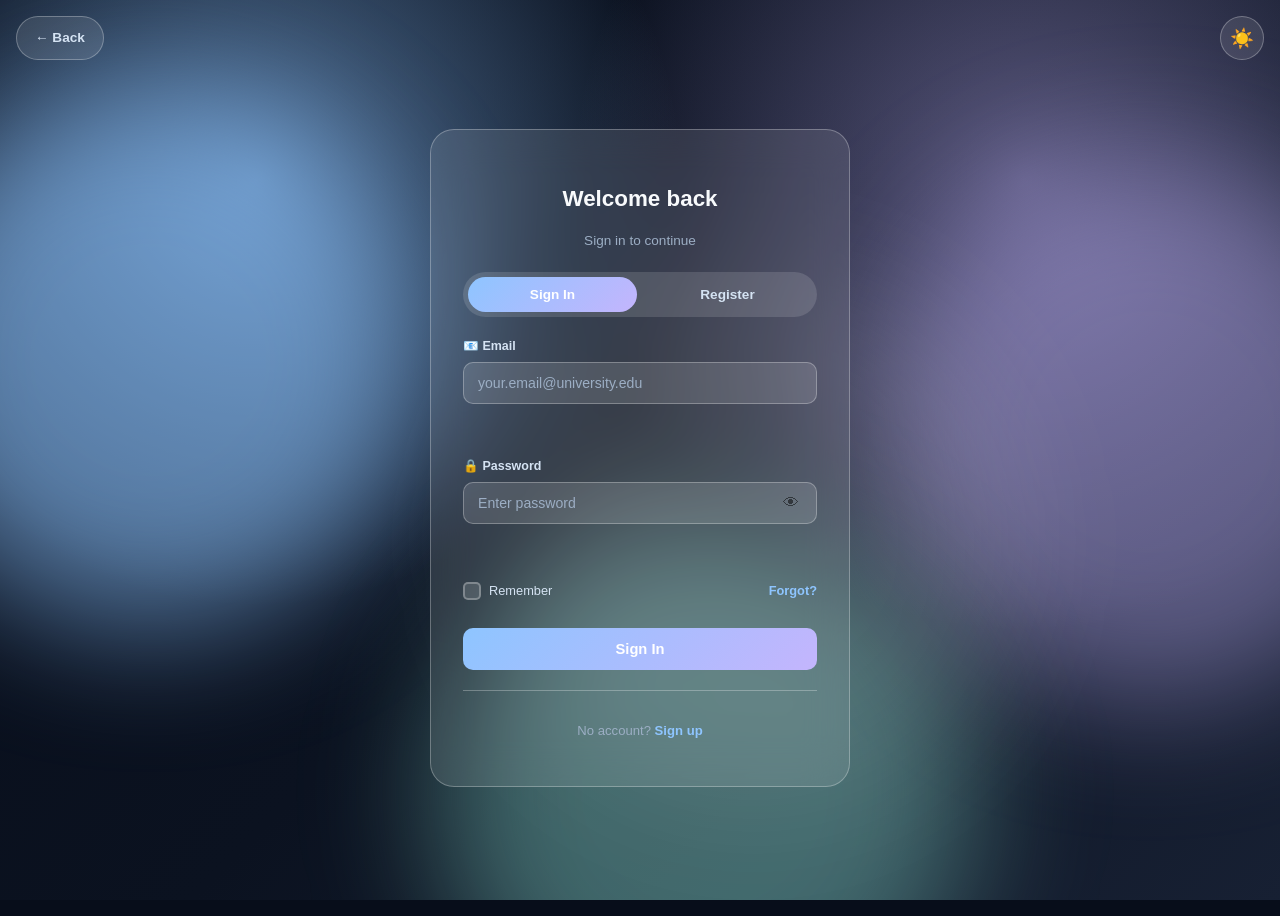
<file: auth.html>
<!DOCTYPE html>
<html lang="en">
<head>
    <meta charset="UTF-8">
    <meta name="viewport" content="width=device-width, initial-scale=1.0">
    <title>Sign In - Campus Lost & Found</title>
    <link rel="stylesheet" href="style.css">
    <link rel="stylesheet" href="auth.css">
</head>
<body class="auth-page-body">
    <div class="dynamic-aurora"><span class="aurora-orb orb-a"></span><span class="aurora-orb orb-b"></span><span class="aurora-orb orb-c"></span><span class="aurora-orb orb-d"></span></div>
    <div class="aurora-bg"></div>

    <div class="auth-top-bar">
        <a href="index.html" class="back-home">← Back</a>
        <button class="theme-toggle-btn" id="themeToggle">☀️</button>
    </div>

    <div class="auth-card">
        <div class="auth-header-section">
            <h2 class="auth-heading" id="authTitle">Welcome back</h2>
            <p class="auth-subtitle-text" id="authSubtitle">Sign in to continue</p>
        </div>

        <div class="auth-tabs">
            <button class="auth-tab active" id="signinTab">Sign In</button>
            <button class="auth-tab" id="registerTab">Register</button>
        </div>

        <!-- 登录表单 -->
        <form id="signinForm" class="auth-form">
            <div class="field-group">
                <label class="field-label">📧 Email</label>
                <input type="email" id="signinEmail" class="field-input" placeholder="your.email@university.edu" autocomplete="email">
                <p class="field-error" id="signinEmailError"></p>
            </div>
            <div class="field-group">
                <label class="field-label">🔒 Password</label>
                <div class="input-eye-wrapper">
                    <input type="password" id="signinPassword" class="field-input" placeholder="Enter password" autocomplete="current-password">
                    <button type="button" class="eye-btn" id="toggleSigninPassword">👁</button>
                </div>
                <p class="field-error" id="signinPasswordError"></p>
            </div>
            <div class="form-options">
                <label class="remember-me"><input type="checkbox" id="rememberMe"><span class="check-box"></span> Remember</label>
                <a href="#" class="forgot-link" id="forgotLink">Forgot?</a>
            </div>
            <button type="submit" class="btn-primary">Sign In</button>
        </form>

        <!-- 注册表单 -->
        <form id="registerForm" class="auth-form" style="display: none;">
            <div class="field-group">
                <label class="field-label">👤 Name</label>
                <input type="text" id="regName" class="field-input" placeholder="Your full name" autocomplete="name">
                <p class="field-error" id="regNameError"></p>
            </div>
            <div class="field-group">
                <label class="field-label">📧 Email</label>
                <input type="email" id="regEmail" class="field-input" placeholder="your.email@university.edu" autocomplete="email">
                <p class="field-error" id="regEmailError"></p>
            </div>
            <div class="field-row">
                <div class="field-group">
                    <label class="field-label">🔒 Password</label>
                    <div class="input-eye-wrapper">
                        <input type="password" id="regPassword" class="field-input" placeholder="Min 8 chars" autocomplete="new-password">
                        <button type="button" class="eye-btn" id="toggleRegPassword">👁</button>
                    </div>
                    <p class="field-error" id="regPasswordError"></p>
                </div>
                <div class="field-group">
                    <label class="field-label">🔒 Confirm</label>
                    <div class="input-eye-wrapper">
                        <input type="password" id="regConfirm" class="field-input" placeholder="Confirm" autocomplete="new-password">
                        <button type="button" class="eye-btn" id="toggleRegConfirm">👁</button>
                    </div>
                    <p class="field-error" id="regConfirmError"></p>
                </div>
            </div>
            <div class="field-group">
                <label class="field-label">📱 Phone <small style="font-weight:500;opacity:0.6">(Optional)</small></label>
                <input type="tel" id="regPhone" class="field-input" placeholder="+1 (555) 000-0000" autocomplete="tel">
            </div>
            
            <!-- 服务条款 - 简化结构 -->
            <div class="agree-row" id="agreeRow">
                <input type="checkbox" id="agreeTerms">
                <span class="agree-box"></span>
                <span class="agree-text">I agree to <a href="terms.html" target="_blank">Terms</a> and <a href="privacy.html" target="_blank">Privacy Policy</a></span>
            </div>
            
            <button type="submit" class="btn-primary">Create Account</button>
        </form>

        <div class="auth-footer">
            <p id="authFooterText">No account? <a href="#" id="footerLink">Sign up</a></p>
        </div>
    </div>

    <!-- Forgot Password Modal -->
    <div class="modal-overlay" id="forgotModal">
        <div class="modal-card">
            <h3>Reset Password</h3>
            <p>Enter your email to receive a temporary password.</p>
            <div class="field-group">
                <input type="email" id="forgotEmail" class="field-input" placeholder="your.email@university.edu">
                <p class="field-error" id="forgotError"></p>
                <p class="field-success" id="forgotSuccess"></p>
            </div>
            <div class="modal-btns">
                <button class="btn-secondary" id="closeForgot">Cancel</button>
                <button class="btn-primary" id="submitForgot">Send</button>
            </div>
        </div>
    </div>

    <div class="toast-container" id="toastContainer"></div>
    <script src="auth.js" defer></script>
</body>
</html>
</file>
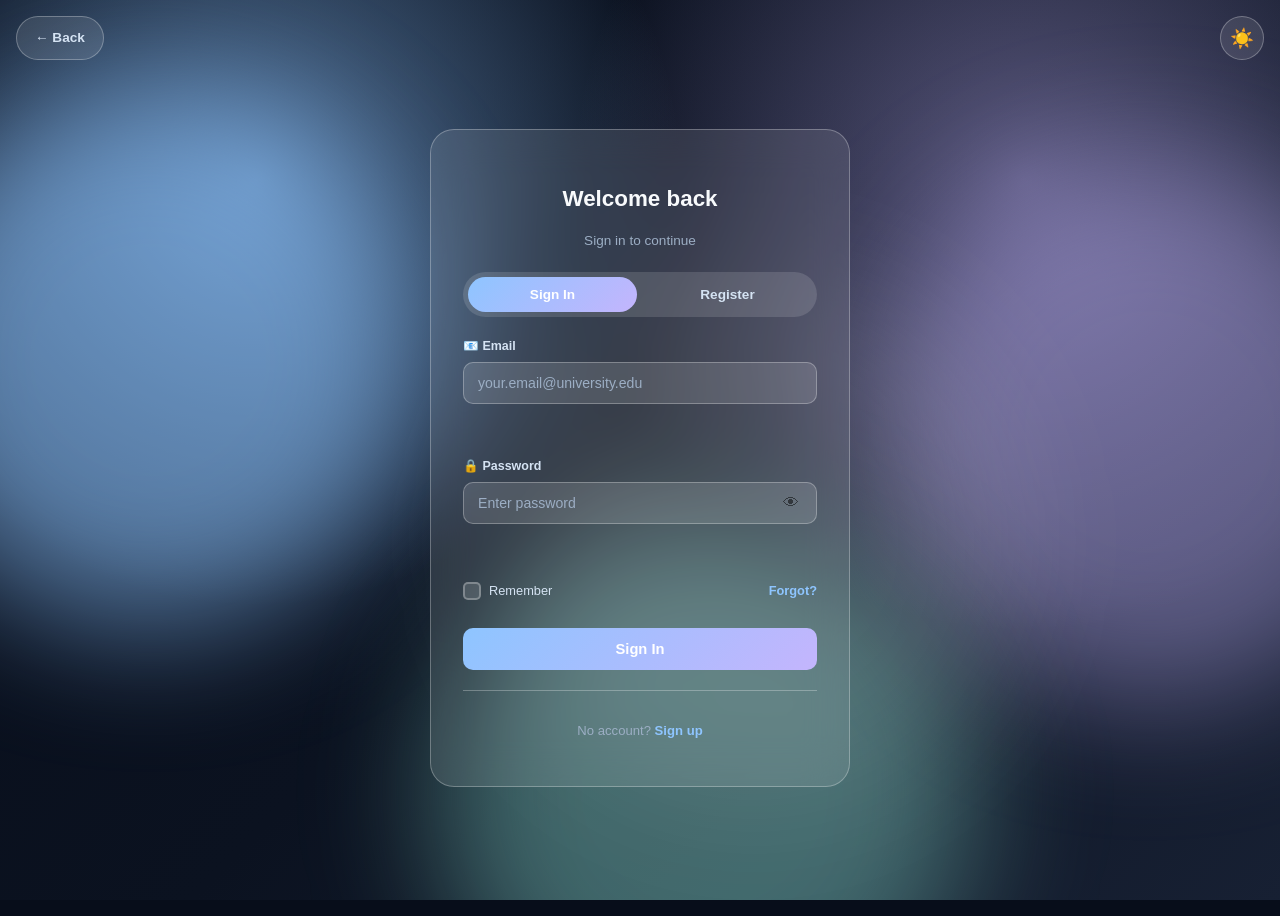
<file: contact.html>
<!DOCTYPE html>
<html lang="en">
<head>
    <meta charset="UTF-8">
    <meta name="viewport" content="width=device-width, initial-scale=1.0">
    <title>Help Center - Campus Lost & Found</title>
    <link rel="stylesheet" href="style.css">
</head>
<body class="contact-page-body">
    <div class="dynamic-aurora" aria-hidden="true">
        <span class="aurora-orb orb-a"></span>
        <span class="aurora-orb orb-b"></span>
        <span class="aurora-orb orb-c"></span>
        <span class="aurora-orb orb-d"></span>
    </div>
    <!-- Layer 1: Dynamic Aurora Atmosphere -->
    <div class="aurora-bg"></div>

    <!-- Liquid Glass Navigation -->
    <nav class="liquid-navbar" id="navbar">
        <a href="index.html" class="navbar-brand">
            <span class="navbar-brand-icon">🔍</span>
            <span class="navbar-brand-text">Lost & Found</span>
        </a>
        <ul class="navbar-links">
            <li><a href="index.html" class="nav-link">Home</a></li>
            <li><a href="report.html" class="nav-link">Report</a></li>
            <li><a href="items.html" class="nav-link">Browse</a></li>
            <li><a href="contact.html" class="nav-link active">Contact</a></li>
            <li><a href="auth.html" class="nav-link nav-link-auth" id="navAuthLink">Sign In</a></li>
        </ul>
        <div class="navbar-actions">
            <button class="liquid-theme-btn" id="themeToggle" title="Switch Theme">☀️</button>
            <button class="hamburger" id="hamburger"><span></span><span></span><span></span></button>
        </div>
    </nav>

    <main class="contact-page">
        <section class="contact-shell">
            <header class="contact-header">
                <h1 class="page-title">Help Center</h1>
                <p class="page-subtitle">Get help with your lost or found items</p>
            </header>

            <section class="contact-layout">
                <aside class="contact-info-card">
                    <h3>📞 Contact Information</h3>
                    <div class="contact-list">
                        <div class="contact-item">
                            <span class="contact-icon">📧</span>
                            <div>
                                <p class="contact-label">Email</p>
                                <p class="contact-value">lostandfound@campus.edu</p>
                            </div>
                        </div>
                        <div class="contact-item">
                            <span class="contact-icon">📍</span>
                            <div>
                                <p class="contact-label">Office</p>
                                <p class="contact-value">Student Services, Room 102</p>
                            </div>
                        </div>
                        <div class="contact-item">
                            <span class="contact-icon">⏰</span>
                            <div>
                                <p class="contact-label">Hours</p>
                                <p class="contact-value">Mon-Fri: 9AM - 5PM</p>
                            </div>
                        </div>
                        <div class="contact-item">
                            <span class="contact-icon">📱</span>
                            <div>
                                <p class="contact-label">Phone</p>
                                <p class="contact-value">+1 (555) 123-4567</p>
                            </div>
                        </div>
                    </div>
                    <div class="help-tips">
                        <h4>💡 Quick Tips</h4>
                        <ul>
                            <li>Report lost items immediately</li>
                            <li>Include distinctive features</li>
                            <li>Check Browse page regularly</li>
                            <li>Provide accurate location</li>
                            <li>Keep proof of ownership</li>
                        </ul>
                    </div>
                    <div class="quick-links-card">
                        <h4>🔗 Quick Links</h4>
                        <a href="report.html" class="liquid-btn liquid-btn-sm">📋 Report Item</a>
                        <a href="items.html" class="liquid-btn liquid-btn-sm">🔎 Browse Items</a>
                    </div>
                </aside>

                <form id="contactForm" class="contact-message-card">
                    <h3>📬 Send us a Message</h3>
                    <div class="form-group">
                        <label class="form-label" for="contactName"><span>👤</span> Your Name</label>
                        <input type="text" id="contactName" class="form-input" placeholder="Enter your name">
                        <p class="form-error" id="nameError"></p>
                    </div>
                    <div class="form-group" style="margin-top: 1rem;">
                        <label class="form-label" for="contactEmail"><span>✉️</span> Email Address</label>
                        <input type="text" id="contactEmail" class="form-input" placeholder="your.email@example.edu">
                        <p class="form-error" id="emailError"></p>
                    </div>
                    <div class="form-group" style="margin-top: 1rem;">
                        <label class="form-label" for="contactSubject"><span>📋</span> Subject</label>
                        <div class="liquid-dropdown" id="subjectDropdown">
                            <button type="button" class="dropdown-trigger" id="subjectTrigger">
                                <span>Select Subject</span>
                                <span class="dropdown-arrow">▼</span>
                            </button>
                            <div class="dropdown-menu" id="subjectMenu">
                                <div class="dropdown-item" data-value="lost">🔴 Lost Item Inquiry</div>
                                <div class="dropdown-item" data-value="found">🟢 Found Item Report</div>
                                <div class="dropdown-item" data-value="claim">📬 Claim Status</div>
                                <div class="dropdown-item" data-value="suggestion">💡 Suggestion</div>
                                <div class="dropdown-item" data-value="other">📝 Other</div>
                            </div>
                        </div>
                    </div>
                    <div class="form-group" style="margin-top: 1rem;">
                        <label class="form-label" for="contactMessage"><span>💬</span> Message</label>
                        <textarea id="contactMessage" class="form-textarea" rows="5" placeholder="How can we help you?"></textarea>
                        <p class="form-error" id="messageError"></p>
                    </div>
                    <button type="submit" id="sendMessageBtn" class="liquid-btn liquid-btn-primary liquid-btn-lg" style="width: 100%; margin-top: 1.5rem; cursor: pointer;">
                        <span>📤</span> Send Message
                    </button>
                </form>
            </section>
        </section>
    </main>

    <footer class="glass-footer">
        <div class="footer-content">
            <div class="footer-brand">
                <span class="footer-icon">🔍</span>
                <div>
                    <span class="footer-title">Campus Lost & Found System</span>
                    <span class="footer-subtitle">Helping students reunite with belongings</span>
                </div>
            </div>
            <div class="footer-info">
                <p>Front-end prototype • Sample data only</p>
                <p>© 2026 Campus Services Project</p>
            </div>
        </div>
    </footer>

    <div class="toast-container" id="toastContainer"></div>
    <script src="script.js" defer></script>
    <script>
        window.addEventListener('scroll', () => {
            const navbar = document.getElementById('navbar');
            if (window.scrollY > 20) navbar.classList.add('nav-scrolled');
            else navbar.classList.remove('nav-scrolled');
        });

        document.addEventListener('click', () => {
            document.querySelectorAll('.dropdown-menu.active').forEach(m => m.classList.remove('active'));
            document.querySelectorAll('.dropdown-trigger.active').forEach(t => t.classList.remove('active'));
        });
    </script>
</body>
</html>
</file>
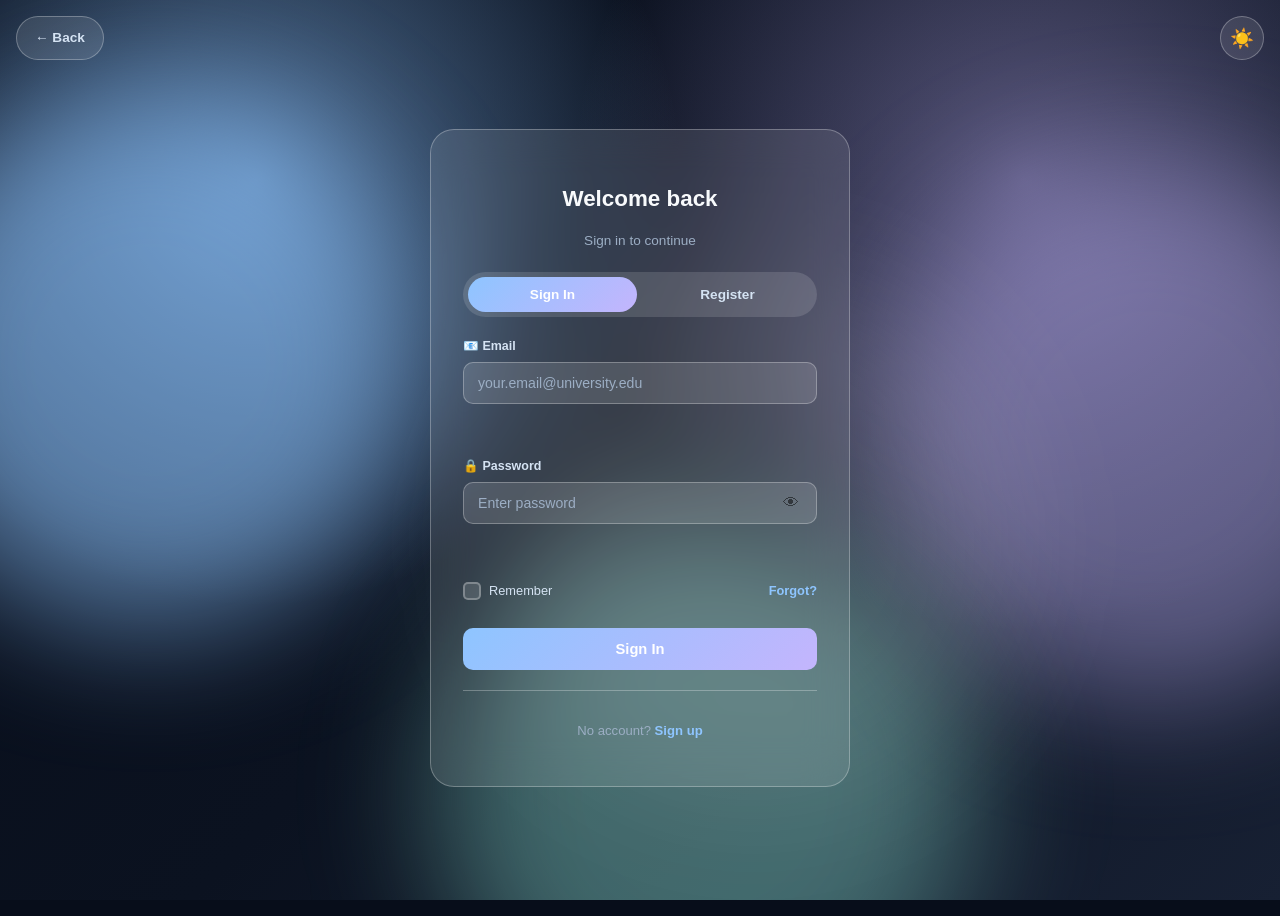
<file: items.html>
<!DOCTYPE html>
<html lang="en">
<head>
    <meta charset="UTF-8">
    <meta name="viewport" content="width=device-width, initial-scale=1.0">
    <title>Lost & Found Center - Browse Items</title>
    <link rel="stylesheet" href="style.css">
</head>
<body class="browse-page-body">
    <div class="dynamic-aurora" aria-hidden="true">
        <span class="aurora-orb orb-a"></span>
        <span class="aurora-orb orb-b"></span>
        <span class="aurora-orb orb-c"></span>
        <span class="aurora-orb orb-d"></span>
    </div>

    <!-- Navbar -->
    <nav class="liquid-navbar" id="navbar">
        <a href="index.html" class="navbar-brand">
            <span class="navbar-brand-icon">🔍</span>
            <span class="navbar-brand-text">Lost & Found</span>
        </a>
        <ul class="navbar-links">
            <li><a href="index.html" class="nav-link">Home</a></li>
            <li><a href="report.html" class="nav-link">Report</a></li>
            <li><a href="items.html" class="nav-link active">Browse</a></li>
            <li><a href="contact.html" class="nav-link">Contact</a></li>
            <li><a href="auth.html" class="nav-link nav-link-auth" id="navAuthLink">Sign In</a></li>
        </ul>
        <div class="navbar-actions">
            <button class="liquid-theme-btn" id="themeToggle" title="Switch Theme">☀️</button>
            <button class="hamburger" id="hamburger"><span></span><span></span><span></span></button>
        </div>
    </nav>

    <!-- Browse Page -->
    <main class="browse-page">
        <section class="browse-shell">

            <!-- Header -->
            <header class="browse-header">
                <h1>Lost & Found Center</h1>
                <p>Browse, search, and manage campus lost/found item records</p>
            </header>

            <!-- Stats Grid -->
            <section class="stats-grid">
                <article class="stat-card glass-card">
                    <span class="stat-icon">📦</span>
                    <div class="stat-content">
                        <span class="stat-number" id="statTotal">0</span>
                        <span class="stat-label">Total</span>
                    </div>
                </article>

                <article class="stat-card glass-card">
                    <span class="stat-icon">🔴</span>
                    <div class="stat-content">
                        <span class="stat-number" id="statLost">0</span>
                        <span class="stat-label">Lost</span>
                    </div>
                </article>

                <article class="stat-card glass-card">
                    <span class="stat-icon">🟢</span>
                    <div class="stat-content">
                        <span class="stat-number" id="statFound">0</span>
                        <span class="stat-label">Found</span>
                    </div>
                </article>

                <article class="stat-card glass-card">
                    <span class="stat-icon">📬</span>
                    <div class="stat-content">
                        <span class="stat-number" id="statClaimed">0</span>
                        <span class="stat-label">Claimed</span>
                    </div>
                </article>

                <article class="stat-card glass-card">
                    <span class="stat-icon">✅</span>
                    <div class="stat-content">
                        <span class="stat-number" id="statReturned">0</span>
                        <span class="stat-label">Returned</span>
                    </div>
                </article>

                <article class="stat-card glass-card">
                    <span class="stat-icon">⚡</span>
                    <div class="stat-content">
                        <span class="stat-number" id="statHigh">0</span>
                        <span class="stat-label">High</span>
                    </div>
                </article>
            </section>

            <!-- Filter Command Bar -->
            <section class="filter-command">

                <!-- Primary Row -->
                <div class="filter-primary">
                    <label class="search-control">
                        <span class="search-icon">🔍</span>
                        <input id="searchInput" type="text" placeholder="Search items...">
                    </label>

                    <div class="date-range" style="display: flex; align-items: center; gap: 12px; flex-shrink: 0;">
                        <div class="date-field" style="display: flex; align-items: center; gap: 8px; padding: 0 16px; height: 46px; border-radius: 999px; background: var(--control-bg); border: 1px solid var(--glass-border); box-sizing: border-box;">
                            <span class="date-field-label" style="font-size: 0.65rem; font-weight: 900; text-transform: uppercase; letter-spacing: 0.06em; color: var(--text-muted); white-space: nowrap;">FROM</span>
                            <input id="fromDateInput" type="date" aria-label="From date" style="width: 110px; height: 30px; padding: 0; border: none; outline: none; background: transparent; color: var(--text-main); font-size: 0.88rem; font-weight: 700; cursor: pointer;">
                        </div>

                        <span class="date-arrow" style="font-size: 0.9rem; font-weight: 600; color: var(--text-muted); flex-shrink: 0; opacity: 0.6;">—</span>

                        <div class="date-field" style="display: flex; align-items: center; gap: 8px; padding: 0 16px; height: 46px; border-radius: 999px; background: var(--control-bg); border: 1px solid var(--glass-border); box-sizing: border-box;">
                            <span class="date-field-label" style="font-size: 0.65rem; font-weight: 900; text-transform: uppercase; letter-spacing: 0.06em; color: var(--text-muted); white-space: nowrap;">TO</span>
                            <input id="toDateInput" type="date" aria-label="To date" style="width: 110px; height: 30px; padding: 0; border: none; outline: none; background: transparent; color: var(--text-main); font-size: 0.88rem; font-weight: 700; cursor: pointer;">
                        </div>
                    </div>

                    <a class="add-item-btn" href="report.html">
                        <span class="btn-icon">+</span>
                        <span class="btn-label">Add Item</span>
                    </a>
                </div>

                <!-- Secondary Row -->
                <div class="filter-secondary">
                    <div class="liquid-dropdown" id="typeDropdown">
                        <button type="button" class="dropdown-trigger" id="typeTrigger">
                            <span id="typeSelected">Type</span>
                            <span class="dropdown-arrow">▼</span>
                        </button>
                        <div class="dropdown-menu" id="typeMenu">
                            <div class="dropdown-item" data-value=""><span class="option-icon">📋</span><span class="option-label">All Types</span></div>
                            <div class="dropdown-item" data-value="lost"><span class="option-icon">🔴</span><span class="option-label">Lost</span></div>
                            <div class="dropdown-item" data-value="found"><span class="option-icon">🟢</span><span class="option-label">Found</span></div>
                        </div>
                    </div>

                    <div class="liquid-dropdown" id="categoryDropdown">
                        <button type="button" class="dropdown-trigger" id="categoryTrigger">
                            <span id="categorySelected">Category</span>
                            <span class="dropdown-arrow">▼</span>
                        </button>
                        <div class="dropdown-menu" id="categoryMenu">
                            <div class="dropdown-item" data-value=""><span class="option-icon">📦</span><span class="option-label">All Categories</span></div>
                            <div class="dropdown-item" data-value="ID Card"><span class="option-icon">🪪</span><span class="option-label">ID Card</span></div>
                            <div class="dropdown-item" data-value="Phone"><span class="option-icon">📱</span><span class="option-label">Phone</span></div>
                            <div class="dropdown-item" data-value="Bag"><span class="option-icon">🎒</span><span class="option-label">Bag</span></div>
                            <div class="dropdown-item" data-value="Book"><span class="option-icon">📚</span><span class="option-label">Book</span></div>
                            <div class="dropdown-item" data-value="Keys"><span class="option-icon">🔑</span><span class="option-label">Keys</span></div>
                            <div class="dropdown-item" data-value="Laptop"><span class="option-icon">💻</span><span class="option-label">Laptop</span></div>
                            <div class="dropdown-item" data-value="Wallet"><span class="option-icon">👛</span><span class="option-label">Wallet</span></div>
                            <div class="dropdown-item" data-value="Earbuds"><span class="option-icon">🎧</span><span class="option-label">Earbuds</span></div>
                            <div class="dropdown-item" data-value="Umbrella"><span class="option-icon">☂️</span><span class="option-label">Umbrella</span></div>
                            <div class="dropdown-item" data-value="Other"><span class="option-icon">📦</span><span class="option-label">Other</span></div>
                        </div>
                    </div>

                    <div class="liquid-dropdown" id="zoneDropdown">
                        <button type="button" class="dropdown-trigger" id="zoneTrigger">
                            <span id="zoneSelected">Zone</span>
                            <span class="dropdown-arrow">▼</span>
                        </button>
                        <div class="dropdown-menu" id="zoneMenu">
                            <div class="dropdown-item" data-value=""><span class="option-icon">📍</span><span class="option-label">All Zones</span></div>
                            <div class="dropdown-item" data-value="Library"><span class="option-icon">📚</span><span class="option-label">Library</span></div>
                            <div class="dropdown-item" data-value="Canteen"><span class="option-icon">🍽️</span><span class="option-label">Canteen</span></div>
                            <div class="dropdown-item" data-value="Dormitory"><span class="option-icon">🏠</span><span class="option-label">Dormitory</span></div>
                            <div class="dropdown-item" data-value="Classroom"><span class="option-icon">🏫</span><span class="option-label">Classroom</span></div>
                            <div class="dropdown-item" data-value="Sports Area"><span class="option-icon">⚽</span><span class="option-label">Sports Area</span></div>
                            <div class="dropdown-item" data-value="Office"><span class="option-icon">🏢</span><span class="option-label">Office</span></div>
                            <div class="dropdown-item" data-value="Other"><span class="option-icon">📍</span><span class="option-label">Other</span></div>
                        </div>
                    </div>

                    <div class="liquid-dropdown" id="statusDropdown">
                        <button type="button" class="dropdown-trigger" id="statusTrigger">
                            <span id="statusSelected">Status</span>
                            <span class="dropdown-arrow">▼</span>
                        </button>
                        <div class="dropdown-menu" id="statusMenu">
                            <div class="dropdown-item" data-value=""><span class="option-icon">📋</span><span class="option-label">All Status</span></div>
                            <div class="dropdown-item" data-value="Pending"><span class="option-icon">⏳</span><span class="option-label">Pending</span></div>
                            <div class="dropdown-item" data-value="Claimed"><span class="option-icon">📬</span><span class="option-label">Claimed</span></div>
                            <div class="dropdown-item" data-value="Returned"><span class="option-icon">✅</span><span class="option-label">Returned</span></div>
                        </div>
                    </div>

                    <div class="liquid-dropdown" id="sortDropdown">
                        <button type="button" class="dropdown-trigger" id="sortTrigger">
                            <span id="sortSelected">Newest</span>
                            <span class="dropdown-arrow">▼</span>
                        </button>
                        <div class="dropdown-menu" id="sortMenu">
                            <div class="dropdown-item" data-value="newest"><span class="option-icon">🕐</span><span class="option-label">Newest First</span></div>
                            <div class="dropdown-item" data-value="oldest"><span class="option-icon">🕰️</span><span class="option-label">Oldest First</span></div>
                            <div class="dropdown-item" data-value="priority"><span class="option-icon">⚡</span><span class="option-label">Priority</span></div>
                        </div>
                    </div>

                    <button id="clearFiltersBtn" class="liquid-btn">
                        <span>🔄</span> Clear
                    </button>

                    <button id="manageModeBtn" class="liquid-btn">
                        <span id="manageModeIcon">🔒</span> <span id="manageModeText">Manage</span>
                    </button>
                </div>
            </section>

            <!-- Results Count -->
            <div class="results-count">
                <span id="itemsCount">Loading...</span>
                <span class="manage-badge" id="manageBadge" style="display: none;">
                    <span>🔓</span> Demo Manager Mode
                </span>
            </div>

            <!-- Items Grid -->
            <section id="itemsGrid" class="items-grid">
                <!-- JavaScript renders item cards here -->
            </section>

            <!-- Empty State -->
            <div class="empty-state glass-card" id="emptyState" style="display: none;">
                <div class="empty-icon">📦</div>
                <h3 class="empty-title">No items found</h3>
                <p class="empty-description">Try another keyword or clear filters</p>
                <button class="liquid-btn liquid-btn-secondary" id="emptyClearBtn">
                    <span>🔄</span> Clear Filters
                </button>
            </div>

            <!-- Match Inbox -->
            <section class="match-inbox" id="matchInboxSection">
                <div class="match-inbox-header">
                    <h3 class="match-inbox-title"><span>🔗</span> Match Inbox</h3>
                </div>
                <div class="match-list" id="matchInboxList"></div>
            </section>

            <!-- Claim Center -->
            <section class="claim-center" id="claimCenterSection" style="display: none;">
                <div class="claim-center-header">
                    <h3 class="claim-center-title"><span>📬</span> Claim Center</h3>
                </div>
                <div class="claim-list" id="claimCenterList"></div>
            </section>

            <!-- Recently Returned -->
            <section class="recently-section" id="recentlyReturnedSection" style="display: none;">
                <div class="section-mini-header">
                    <span class="section-mini-icon">✅</span>
                    <h3 class="section-mini-title">Recently Returned</h3>
                </div>
                <div class="recent-items-grid" id="recentlyReturnedGrid"></div>
            </section>

        </section>
    </main>

    <!-- Drawer Overlay -->
    <div class="drawer-overlay" id="drawerOverlay"></div>

    <!-- Detail Drawer -->
    <div class="detail-drawer" id="detailDrawer">
        <div class="drawer-header">
            <h3 class="drawer-title">📋 Item Details</h3>
            <button class="drawer-close" id="drawerCloseBtn">×</button>
        </div>
        <div class="drawer-body">
            <h2 class="drawer-item-name" id="drawerItemName">Item Name</h2>
            <div class="drawer-chips" id="drawerChips"></div>
            
            <div class="drawer-section">
                <h4 class="drawer-section-title">📍 Location</h4>
                <div class="drawer-info-grid">
                    <div class="drawer-info-item">
                        <span class="drawer-info-label">Zone</span>
                        <span class="drawer-info-value" id="drawerItemZone"></span>
                    </div>
                    <div class="drawer-info-item">
                        <span class="drawer-info-label">Date</span>
                        <span class="drawer-info-value" id="drawerItemDate"></span>
                    </div>
                </div>
                <p class="drawer-section-content" id="drawerItemLocation"></p>
            </div>
            
            <div class="drawer-section">
                <h4 class="drawer-section-title">📄 Description</h4>
                <p class="drawer-section-content" id="drawerItemDescription"></p>
            </div>
            
            <div class="drawer-section">
                <h4 class="drawer-section-title">📞 Contact</h4>
                <p class="drawer-section-content" id="drawerItemContact"></p>
            </div>
            
            <div class="drawer-section" id="claimsSection">
                <h4 class="drawer-section-title">📬 Claims</h4>
                <div id="drawerItemClaims"><p style="color: var(--text-muted); font-size: 0.85rem;">No claims yet</p></div>
            </div>
            
            <div class="drawer-section" id="possibleMatchesSection">
                <h4 class="drawer-section-title">🔗 Possible Matches</h4>
                <div id="drawerPossibleMatches"></div>
            </div>
            
            <div class="drawer-section">
                <h4 class="drawer-section-title">📅 Status Timeline</h4>
                <div class="timeline" id="drawerTimeline"></div>
            </div>
            
            <div style="margin-top: 1.5rem; padding-top: 1rem; border-top: 1px solid var(--glass-border);">
                <span class="drawer-info-label">Item ID</span>
                <span id="drawerItemId" style="font-size: 0.75rem; color: var(--text-muted); font-family: monospace;"></span>
            </div>
        </div>
        <div class="drawer-footer">
            <button class="liquid-btn liquid-btn-secondary drawer-btn" id="drawerCopyBtn" onclick="copyContact()">
                <span>📋</span> Copy
            </button>
            <button class="liquid-btn liquid-btn-secondary drawer-btn" id="drawerPrintBtn" onclick="printNotice()">
                <span>🖨️</span> Print
            </button>
            <button class="liquid-btn liquid-btn-secondary drawer-btn" id="drawerClaimBtn" style="display: none;">
                <span>📬</span> Claim
            </button>
            <button class="liquid-btn liquid-btn-success drawer-btn" id="drawerMarkBtn" style="display: none;">
                <span>✅</span> Returned
            </button>
            <button class="liquid-btn liquid-btn-danger drawer-btn" id="drawerDeleteBtn" style="display: none;">
                <span>🗑️</span> Delete
            </button>
        </div>
    </div>

    <!-- Claim Modal -->
    <div class="modal-backdrop" id="claimModal">
        <div class="claim-modal">
            <div class="modal-header">
                <h3 class="modal-title">📬 Claim Request</h3>
                <button class="modal-close" onclick="closeClaimForm()">×</button>
            </div>
            <form id="claimForm">
                <div class="form-group">
                    <label class="form-label" for="claimName"><span>👤</span> Your Name</label>
                    <input type="text" id="claimName" placeholder="Enter your full name">
                </div>
                <div class="form-group">
                    <label class="form-label" for="claimContact"><span>✉️</span> Contact Method</label>
                    <input type="text" id="claimContact" placeholder="Email or phone number">
                </div>
                <div class="form-group">
                    <label class="form-label" for="claimProof"><span>📋</span> Proof Description</label>
                    <textarea id="claimProof" rows="3" placeholder="Describe why this item belongs to you (e.g., item details, where you lost it)"></textarea>
                </div>
                <div class="modal-actions">
                    <button type="button" class="liquid-btn liquid-btn-secondary" onclick="closeClaimForm()">Cancel</button>
                    <button type="button" class="liquid-btn liquid-btn-primary" onclick="submitClaimRequest()">
                        <span>📬</span> Submit
                    </button>
                </div>
            </form>
        </div>
    </div>

    <footer class="glass-footer">
        <div class="footer-content">
            <div class="footer-brand">
                <span class="footer-icon">🔍</span>
                <div>
                    <span class="footer-title">Campus Lost & Found System</span>
                    <span class="footer-subtitle">Helping students reunite with belongings</span>
                </div>
            </div>
            <div class="footer-info">
                <p>Front-end prototype • Sample data only</p>
                <p>© 2026 Campus Services Project</p>
            </div>
        </div>
    </footer>

    <div class="toast-container" id="toastContainer"></div>
    <script src="script.js" defer></script>
    <script>
        window.addEventListener('scroll', function() {
            var navbar = document.getElementById('navbar');
            if (navbar) {
                navbar.classList.toggle('nav-scrolled', window.scrollY > 20);
            }
        });
    </script>
</body>
</html>
</file>
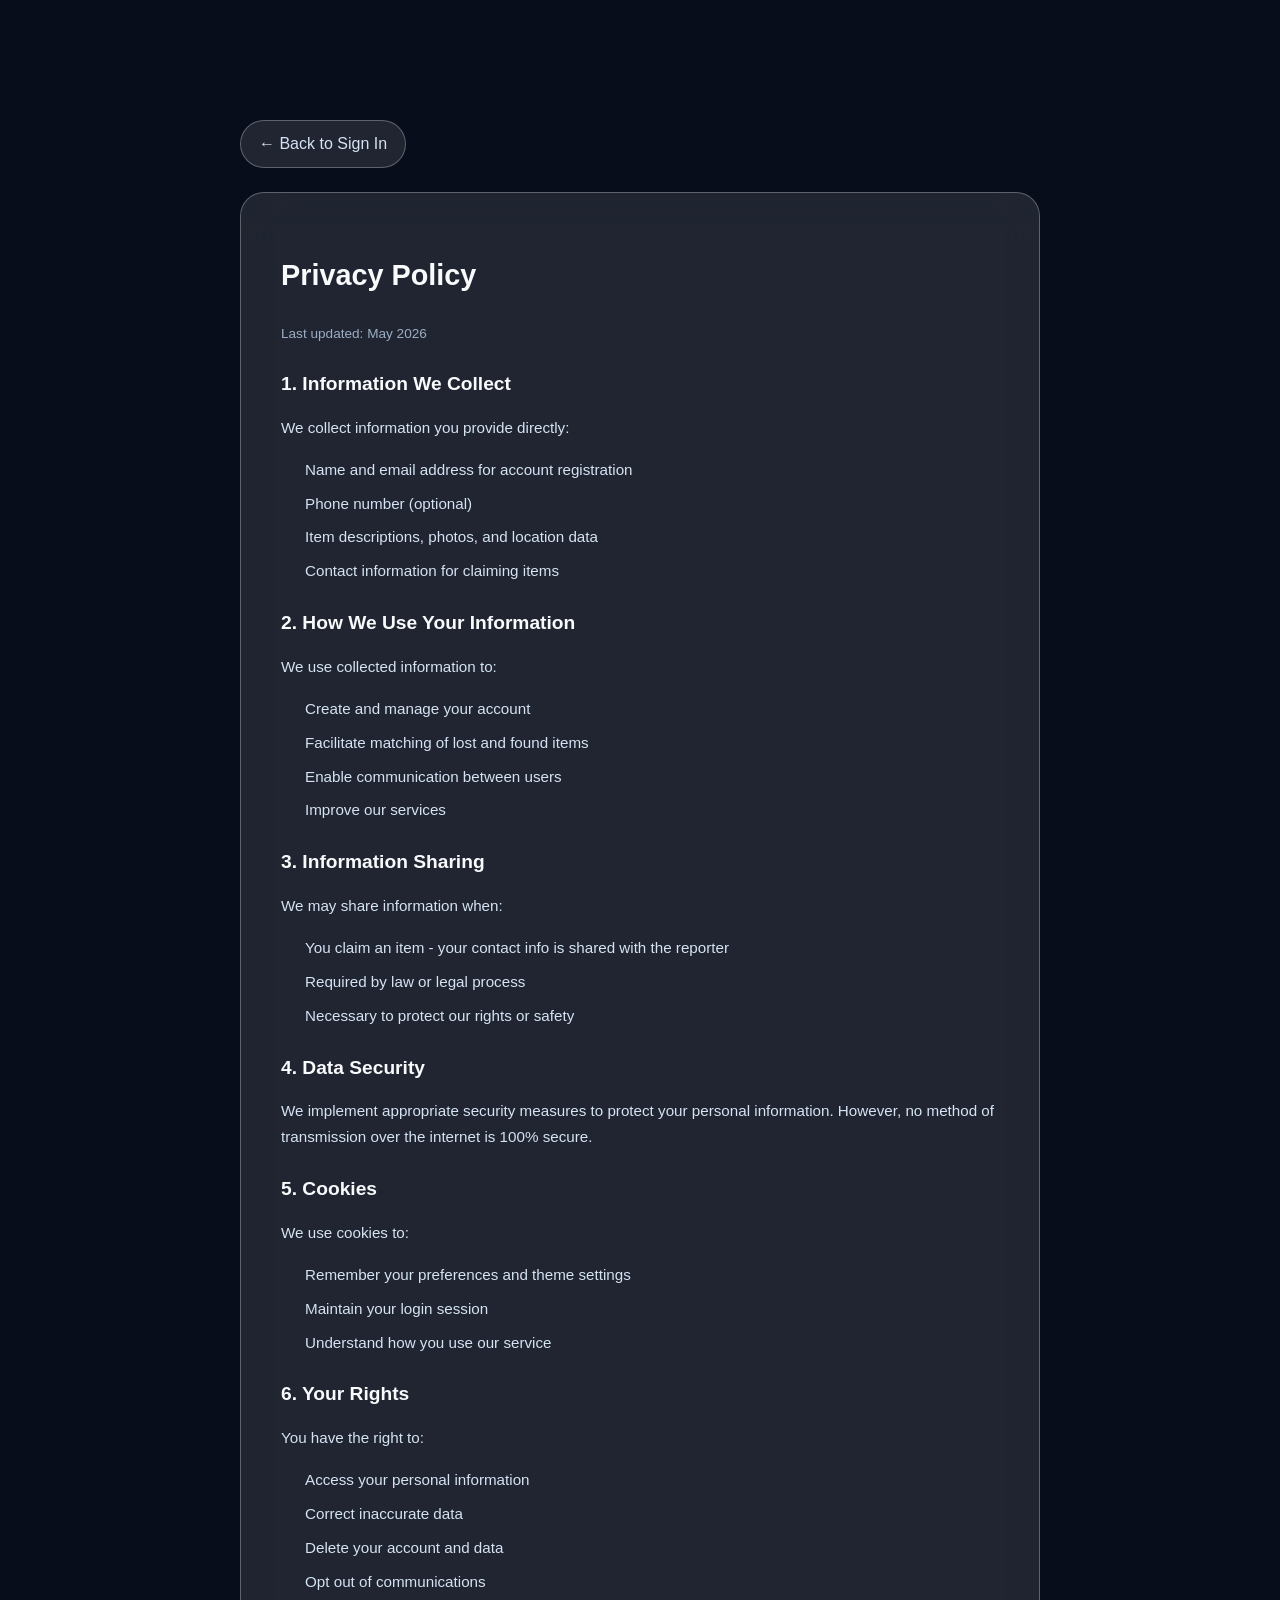
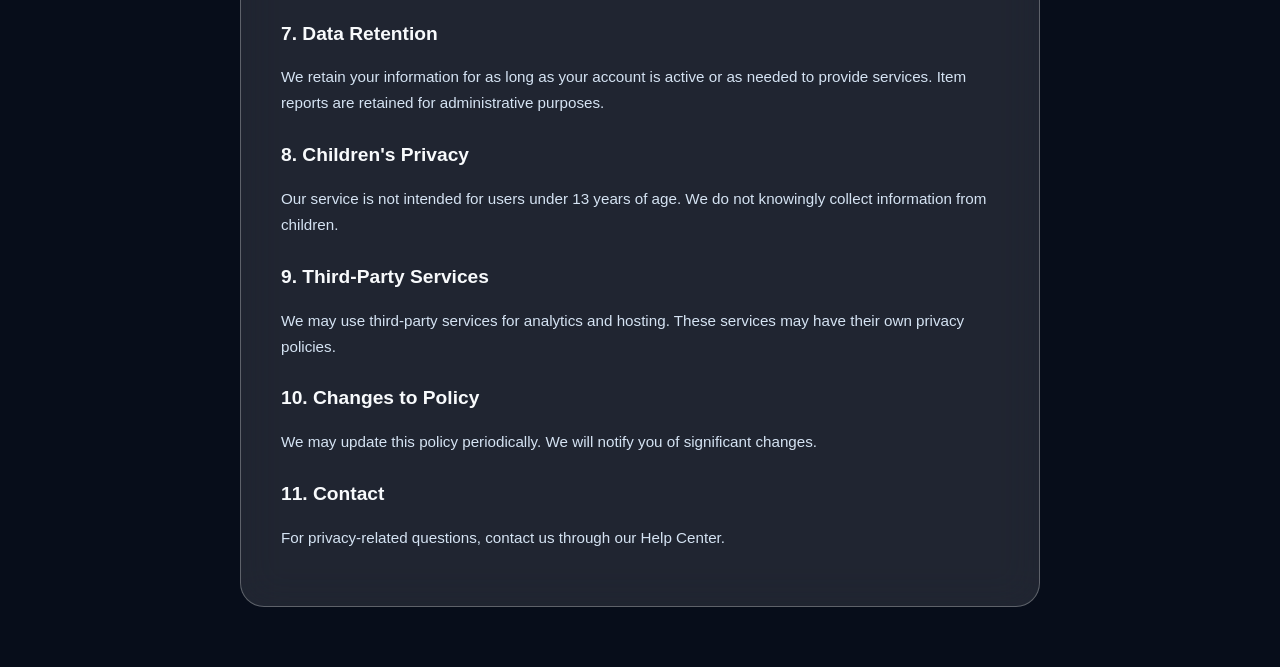
<file: privacy.html>
<!DOCTYPE html>
<html lang="en">
<head>
    <meta charset="UTF-8">
    <meta name="viewport" content="width=device-width, initial-scale=1.0">
    <title>Privacy Policy - Campus Lost & Found</title>
    <link rel="stylesheet" href="style.css">
    <style>
        body {
            padding: 120px 20px 60px;
            max-width: 800px;
            margin: 0 auto;
        }
        .legal-card {
            background: var(--glass-card);
            border: 1px solid var(--glass-border);
            border-radius: 24px;
            padding: 2.5rem;
            backdrop-filter: blur(20px);
        }
        h1 { font-size: 1.8rem; margin-bottom: 1.5rem; color: var(--text-main); }
        h2 { font-size: 1.2rem; margin: 1.5rem 0 0.75rem; color: var(--text-main); }
        p, li { font-size: 0.95rem; color: var(--text-secondary); line-height: 1.7; }
        ul { padding-left: 1.5rem; }
        li { margin-bottom: 0.5rem; }
        .back-btn {
            display: inline-flex;
            align-items: center;
            gap: 8px;
            padding: 10px 18px;
            background: var(--glass-card);
            border: 1px solid var(--glass-border);
            border-radius: 999px;
            color: var(--text-secondary);
            text-decoration: none;
            margin-bottom: 1.5rem;
            transition: all 0.2s;
        }
        .back-btn:hover {
            color: var(--text-main);
            border-color: var(--accent-primary);
        }
        .last-updated {
            font-size: 0.85rem;
            color: var(--text-muted);
            margin-bottom: 1.5rem;
        }
    </style>
</head>
<body>
    <a href="auth.html" class="back-btn">← Back to Sign In</a>
    
    <div class="legal-card">
        <h1>Privacy Policy</h1>
        <p class="last-updated">Last updated: May 2026</p>
        
        <h2>1. Information We Collect</h2>
        <p>We collect information you provide directly:</p>
        <ul>
            <li>Name and email address for account registration</li>
            <li>Phone number (optional)</li>
            <li>Item descriptions, photos, and location data</li>
            <li>Contact information for claiming items</li>
        </ul>
        
        <h2>2. How We Use Your Information</h2>
        <p>We use collected information to:</p>
        <ul>
            <li>Create and manage your account</li>
            <li>Facilitate matching of lost and found items</li>
            <li>Enable communication between users</li>
            <li>Improve our services</li>
        </ul>
        
        <h2>3. Information Sharing</h2>
        <p>We may share information when:</p>
        <ul>
            <li>You claim an item - your contact info is shared with the reporter</li>
            <li>Required by law or legal process</li>
            <li>Necessary to protect our rights or safety</li>
        </ul>
        
        <h2>4. Data Security</h2>
        <p>We implement appropriate security measures to protect your personal information. However, no method of transmission over the internet is 100% secure.</p>
        
        <h2>5. Cookies</h2>
        <p>We use cookies to:</p>
        <ul>
            <li>Remember your preferences and theme settings</li>
            <li>Maintain your login session</li>
            <li>Understand how you use our service</li>
        </ul>
        
        <h2>6. Your Rights</h2>
        <p>You have the right to:</p>
        <ul>
            <li>Access your personal information</li>
            <li>Correct inaccurate data</li>
            <li>Delete your account and data</li>
            <li>Opt out of communications</li>
        </ul>
        
        <h2>7. Data Retention</h2>
        <p>We retain your information for as long as your account is active or as needed to provide services. Item reports are retained for administrative purposes.</p>
        
        <h2>8. Children's Privacy</h2>
        <p>Our service is not intended for users under 13 years of age. We do not knowingly collect information from children.</p>
        
        <h2>9. Third-Party Services</h2>
        <p>We may use third-party services for analytics and hosting. These services may have their own privacy policies.</p>
        
        <h2>10. Changes to Policy</h2>
        <p>We may update this policy periodically. We will notify you of significant changes.</p>
        
        <h2>11. Contact</h2>
        <p>For privacy-related questions, contact us through our Help Center.</p>
    </div>
</body>
</html>
</file>
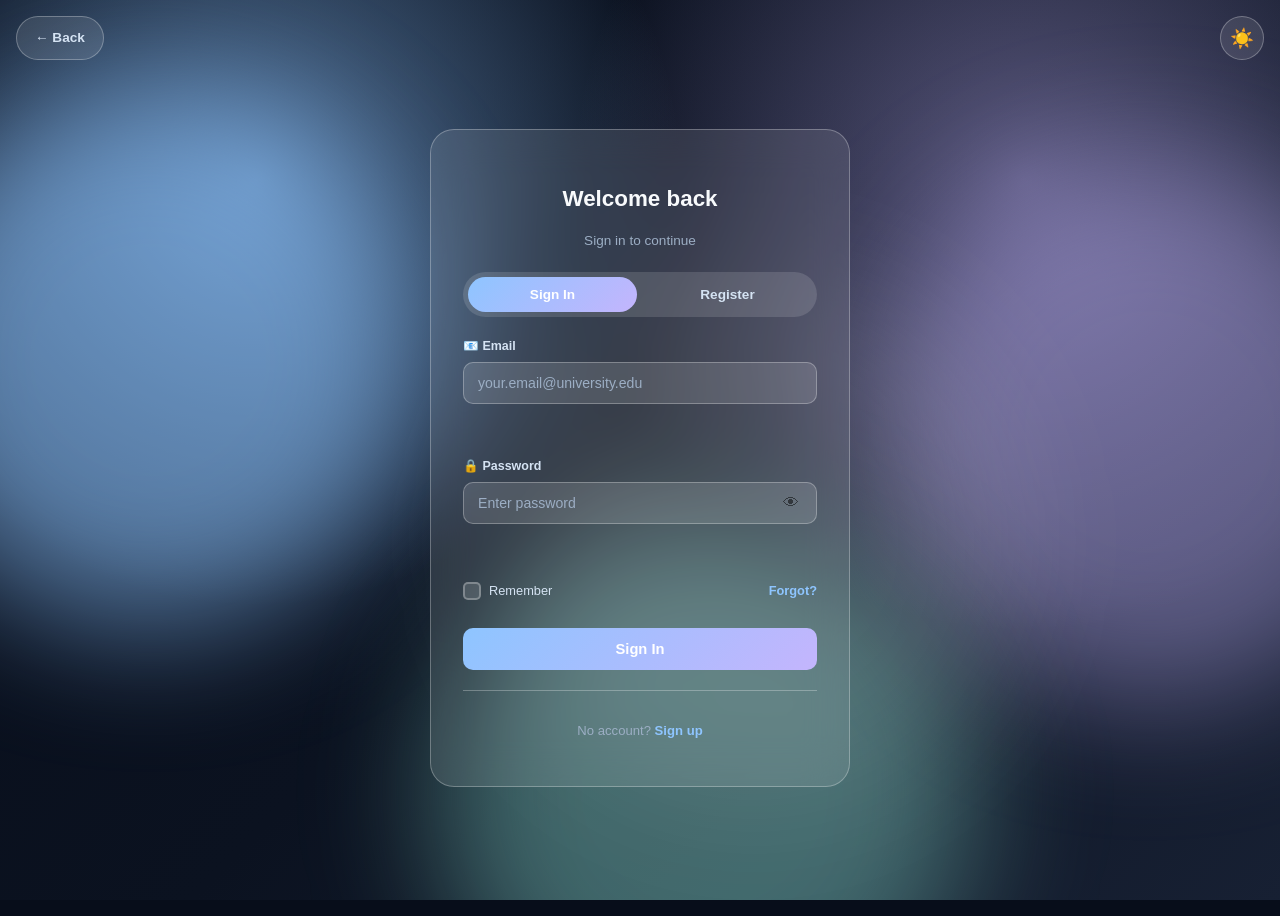
<file: report.html>
<!DOCTYPE html>
<html lang="en">
<head>
    <meta charset="UTF-8">
    <meta name="viewport" content="width=device-width, initial-scale=1.0">
    <title>Report Item - Campus Lost &amp; Found</title>
    <link rel="stylesheet" href="style.css">
</head>
<body class="report-page-body">
    <div class="dynamic-aurora" aria-hidden="true">
        <span class="aurora-orb orb-a"></span>
        <span class="aurora-orb orb-b"></span>
        <span class="aurora-orb orb-c"></span>
        <span class="aurora-orb orb-d"></span>
    </div>
    <!-- Layer 1: Dynamic Aurora Atmosphere -->
    <div class="aurora-bg"></div>

    <!-- Layer 2: Liquid Glass Navigation -->
    <nav class="liquid-navbar" id="navbar">
        <a href="index.html" class="navbar-brand">
            <span class="navbar-brand-icon">🔍</span>
            <span class="navbar-brand-text">Lost &amp; Found</span>
        </a>
        <ul class="navbar-links">
            <li><a href="index.html" class="nav-link">Home</a></li>
            <li><a href="report.html" class="nav-link active">Report</a></li>
            <li><a href="items.html" class="nav-link">Browse</a></li>
            <li><a href="contact.html" class="nav-link">Contact</a></li>
            <li><a href="auth.html" class="nav-link nav-link-auth" id="navAuthLink">Sign In</a></li>
        </ul>
        <div class="navbar-actions">
            <button class="liquid-theme-btn" id="themeToggle" title="Switch Theme">☀️</button>
            <button class="hamburger" id="hamburger"><span></span><span></span><span></span></button>
        </div>
    </nav>

    <!-- Layer 3: Main Content -->
    <main class="report-page">
        <section class="report-shell">
            <header class="report-header">
                <h1 class="page-title">Report Item</h1>
                <p class="page-subtitle">Submit lost or found item information</p>
            </header>

            <form id="reportForm" class="report-card">
                <!-- Item Type -->
                <div class="form-section">
                    <h3 class="form-section-title"><span>📋</span> Item Type</h3>
                    <div class="choice-group">
                        <label class="choice-pill">
                            <input type="radio" name="itemType" value="lost">
                            <span class="choice-dot lost"></span>
                            <span class="choice-text">Lost Item</span>
                        </label>
                        <label class="choice-pill">
                            <input type="radio" name="itemType" value="found">
                            <span class="choice-dot found"></span>
                            <span class="choice-text">Found Item</span>
                        </label>
                    </div>
                    <p class="form-error" id="typeError"></p>
                </div>

                    <!-- Basic Info -->
                    <div class="form-section">
                        <h3 class="form-section-title"><span>📝</span> Item Details</h3>
                        <div class="form-group">
                            <label class="form-label" for="itemName"><span>🏷️</span> Item Name</label>
                            <input type="text" id="itemName" class="form-input" placeholder="e.g. Student ID Card, iPhone 14, Blue Backpack">
                            <p class="form-error" id="nameError"></p>
                        </div>
                        <div class="form-group">
                            <label class="form-label" for="itemCategory"><span>📁</span> Category</label>
                            <select id="itemCategory" class="form-select" required>
                                <option value="">Select Category</option>
                                <option value="ID Card">🪪 ID Card</option>
                                <option value="Phone">📱 Phone</option>
                                <option value="Bag">🎒 Bag</option>
                                <option value="Book">📚 Book</option>
                                <option value="Keys">🔑 Keys</option>
                                <option value="Laptop">💻 Laptop</option>
                                <option value="Wallet">👛 Wallet</option>
                                <option value="Earbuds">🎧 Earbuds</option>
                                <option value="Other">📦 Other</option>
                            </select>
                            <p class="form-error" id="categoryError"></p>
                        </div>
                        <div class="form-group">
                            <label class="form-label"><span>⚡</span> Urgency</label>
                            <div class="choice-group">
                                <label class="choice-pill">
                                    <input type="radio" name="itemUrgency" value="High">
                                    <span class="choice-dot high"></span>
                                    <span class="choice-text">High</span>
                                </label>
                                <label class="choice-pill">
                                    <input type="radio" name="itemUrgency" value="Medium" checked>
                                    <span class="choice-dot medium"></span>
                                    <span class="choice-text">Medium</span>
                                </label>
                                <label class="choice-pill">
                                    <input type="radio" name="itemUrgency" value="Low">
                                    <span class="choice-dot low"></span>
                                    <span class="choice-text">Low</span>
                                </label>
                            </div>
                        </div>
                        <div class="form-group">
                            <label class="form-label" for="itemDescription"><span>📝</span> Description</label>
                            <textarea id="itemDescription" class="form-textarea" rows="3" placeholder="Describe the item: color, brand, size, distinctive features..."></textarea>
                            <p class="form-error" id="descriptionError"></p>
                        </div>
                    </div>

                    <!-- Location -->
                    <div class="form-section">
                        <h3 class="form-section-title"><span>📍</span> Location &amp; Contact</h3>
                        <div class="form-group">
                            <label class="form-label"><span>🏢</span> Campus Zone</label>
                            <div class="liquid-dropdown" id="zoneDropdown">
                                <button type="button" class="dropdown-trigger" id="zoneTrigger">
                                    <span>Select Zone</span>
                                    <span class="dropdown-arrow">▼</span>
                                </button>
                                <div class="dropdown-menu" id="zoneMenu">
                                    <div class="dropdown-item" data-value="Library">📚 Library</div>
                                    <div class="dropdown-item" data-value="Canteen">🍽️ Canteen</div>
                                    <div class="dropdown-item" data-value="Dormitory">🏠 Dormitory</div>
                                    <div class="dropdown-item" data-value="Classroom">🏫 Classroom</div>
                                    <div class="dropdown-item" data-value="Sports Area">⚽ Sports Area</div>
                                    <div class="dropdown-item" data-value="Office">🏢 Office</div>
                                    <div class="dropdown-item" data-value="Other">📍 Other</div>
                                </div>
                            </div>
                            <input type="hidden" id="locationZone" value="">
                            <p class="form-error" id="zoneError"></p>
                        </div>
                        <div class="form-group" style="margin-top: 1rem;">
                            <label class="form-label" for="itemLocation"><span>🚪</span> Specific Location</label>
                            <input type="text" id="itemLocation" class="form-input" placeholder="e.g. 2nd Floor, Table 5, Room 301">
                            <p class="form-error" id="locationError"></p>
                        </div>
                        <div class="form-row" style="margin-top: 1rem;">
                            <div class="form-group">
                                <label class="form-label" for="itemDate"><span>📆</span> Date</label>
                                <input type="date" id="itemDate" class="form-input">
                                <p class="form-error" id="dateError"></p>
                            </div>
                            <div class="form-group">
                                <label class="form-label" for="itemContact"><span>📧</span> Contact Email</label>
                                <input type="text" id="itemContact" class="form-input" placeholder="your.email@example.edu">
                                <p class="form-error" id="contactError"></p>
                            </div>
                        </div>
                    </div>

                    <!-- Image Upload -->
                    <div class="form-section">
                        <h3 class="form-section-title"><span>📷</span> Image (Optional)</h3>
                        <div class="image-upload" id="imageUploadArea">
                            <div class="image-upload-icon">📷</div>
                            <p class="image-upload-text">Click or drag image here</p>
                            <p class="image-upload-note">Preview only - not uploaded to server</p>
                        </div>
                        <input type="file" id="itemImage" accept="image/*" style="display: none;">
                        <div class="image-preview" id="imagePreview" style="display: none;">
                            <img id="previewImg" src="" alt="Preview">
                            <span class="image-preview-remove" id="removeImageBtn">×</span>
                        </div>
                    </div>

                    <div class="form-actions">
                        <button type="submit" class="liquid-btn liquid-btn-primary liquid-btn-lg" style="flex: 2;">
                            <span>📋</span> Submit Report
                        </button>
                        <button type="reset" class="liquid-btn liquid-btn-secondary liquid-btn-lg" style="flex: 1;">
                            <span>🔄</span> Reset
                        </button>
                    </div>
                </form>

                <!-- Form Feedback -->
                <div class="glass-alert" id="formFeedback"></div>
            </section>
        </section>
    </main>

    <footer class="glass-footer">
        <div class="footer-content">
            <div class="footer-brand">
                <span class="footer-icon">🔍</span>
                <div>
                    <span class="footer-title">Campus Lost &amp; Found System</span>
                    <span class="footer-subtitle">Helping students reunite with belongings</span>
                </div>
            </div>
            <div class="footer-info">
                <p>Front-end prototype • Sample data only</p>
                <p>© 2026 Campus Services Project</p>
            </div>
        </div>
    </footer>

    <div class="toast-container" id="toastContainer"></div>
    <script src="script.js" defer></script>
    <script>
        window.addEventListener('scroll', function() {
            var navbar = document.getElementById('navbar');
            if (navbar) {
                if (window.scrollY > 20) navbar.classList.add('nav-scrolled');
                else navbar.classList.remove('nav-scrolled');
            }
        });

        var dateInput = document.getElementById('itemDate');
        if (dateInput) dateInput.valueAsDate = new Date();

        var form = document.getElementById('reportForm');
        if (form) {
            form.addEventListener('reset', function() {
                setTimeout(function() {
                    var d = document.getElementById('itemDate');
                    if (d) d.valueAsDate = new Date();
                    var fb = document.getElementById('formFeedback');
                    if (fb) { fb.className = 'glass-alert'; fb.style.display = 'none'; }
                }, 10);
            });
        }
    </script>
</body>
</html>
</file>
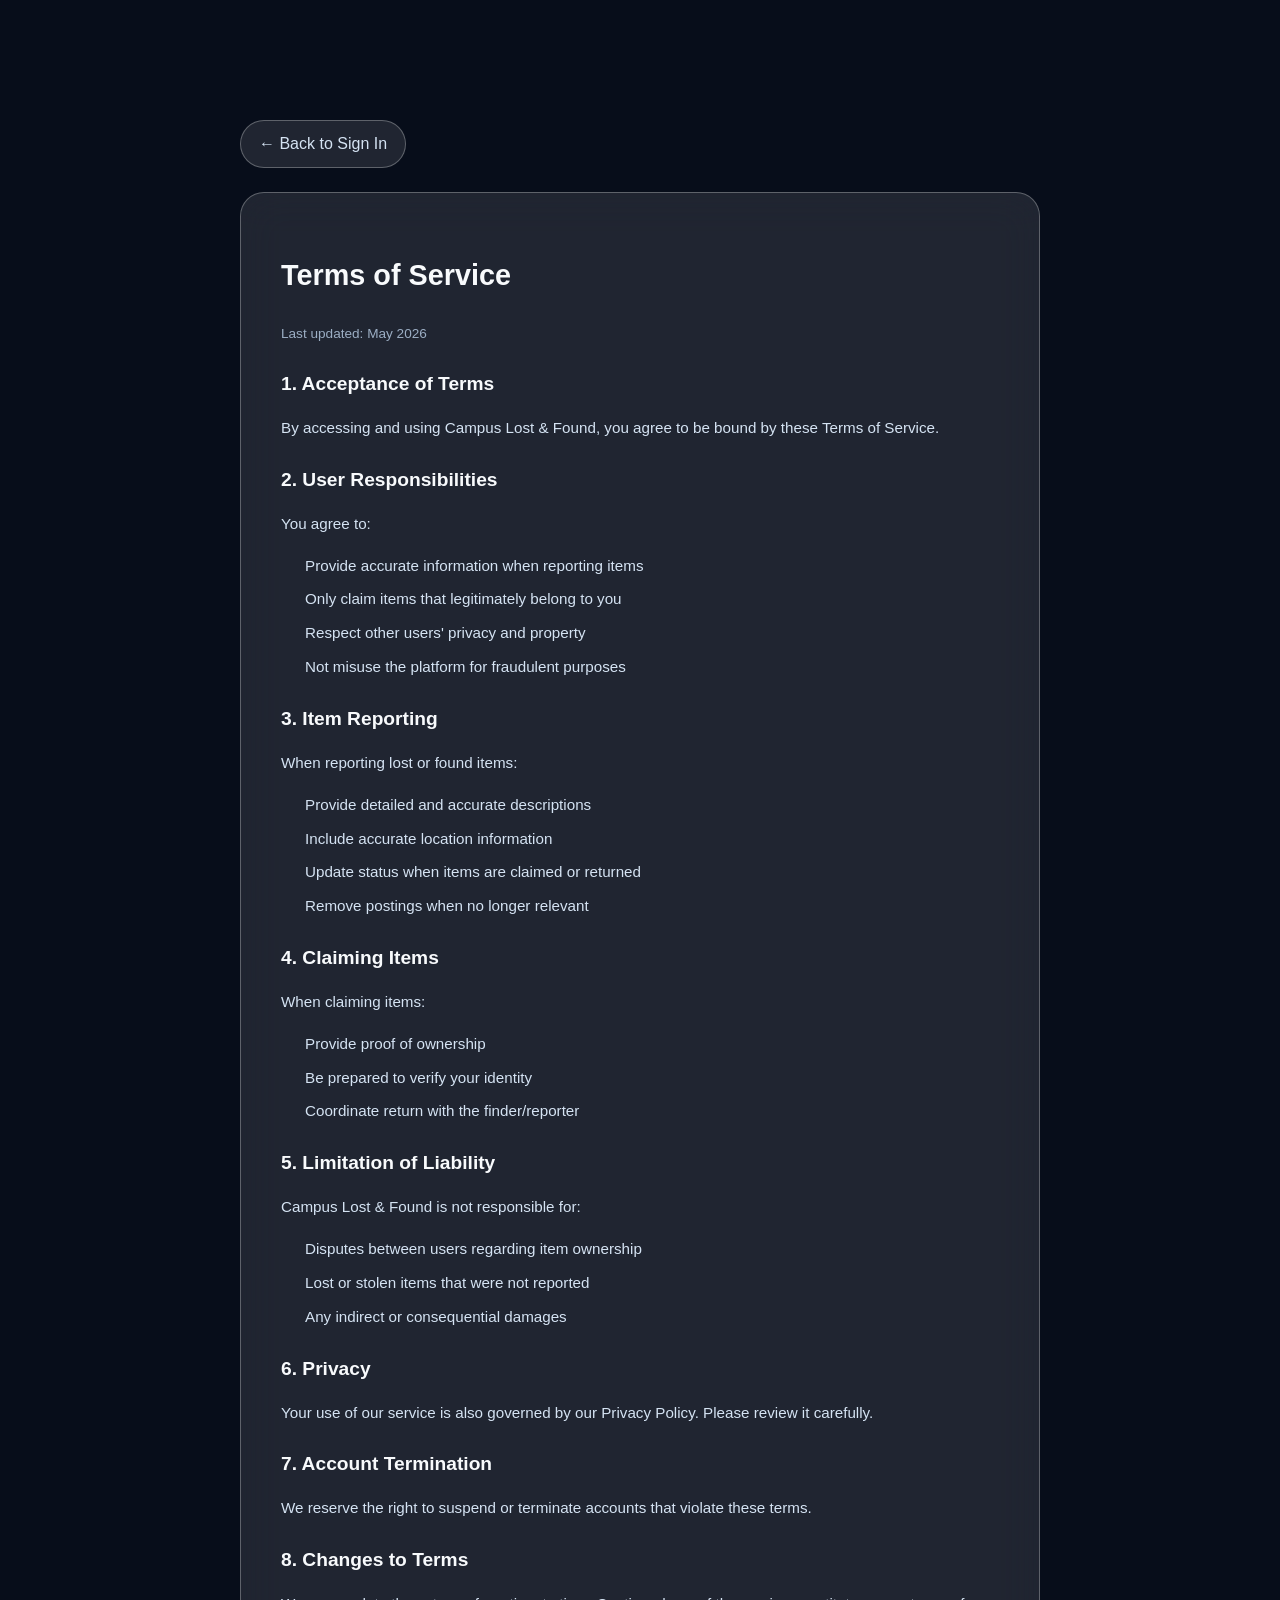
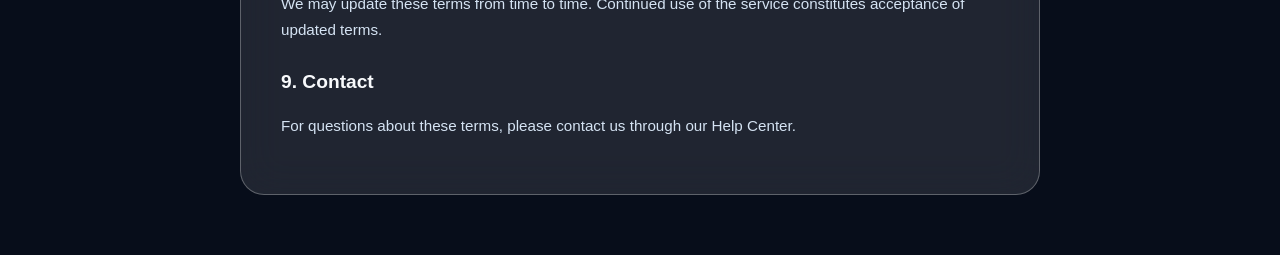
<file: terms.html>
<!DOCTYPE html>
<html lang="en">
<head>
    <meta charset="UTF-8">
    <meta name="viewport" content="width=device-width, initial-scale=1.0">
    <title>Terms of Service - Campus Lost & Found</title>
    <link rel="stylesheet" href="style.css">
    <style>
        body {
            padding: 120px 20px 60px;
            max-width: 800px;
            margin: 0 auto;
        }
        .legal-card {
            background: var(--glass-card);
            border: 1px solid var(--glass-border);
            border-radius: 24px;
            padding: 2.5rem;
            backdrop-filter: blur(20px);
        }
        h1 { font-size: 1.8rem; margin-bottom: 1.5rem; color: var(--text-main); }
        h2 { font-size: 1.2rem; margin: 1.5rem 0 0.75rem; color: var(--text-main); }
        p, li { font-size: 0.95rem; color: var(--text-secondary); line-height: 1.7; }
        ul { padding-left: 1.5rem; }
        li { margin-bottom: 0.5rem; }
        .back-btn {
            display: inline-flex;
            align-items: center;
            gap: 8px;
            padding: 10px 18px;
            background: var(--glass-card);
            border: 1px solid var(--glass-border);
            border-radius: 999px;
            color: var(--text-secondary);
            text-decoration: none;
            margin-bottom: 1.5rem;
            transition: all 0.2s;
        }
        .back-btn:hover {
            color: var(--text-main);
            border-color: var(--accent-primary);
        }
        .last-updated {
            font-size: 0.85rem;
            color: var(--text-muted);
            margin-bottom: 1.5rem;
        }
    </style>
</head>
<body>
    <a href="auth.html" class="back-btn">← Back to Sign In</a>
    
    <div class="legal-card">
        <h1>Terms of Service</h1>
        <p class="last-updated">Last updated: May 2026</p>
        
        <h2>1. Acceptance of Terms</h2>
        <p>By accessing and using Campus Lost & Found, you agree to be bound by these Terms of Service.</p>
        
        <h2>2. User Responsibilities</h2>
        <p>You agree to:</p>
        <ul>
            <li>Provide accurate information when reporting items</li>
            <li>Only claim items that legitimately belong to you</li>
            <li>Respect other users' privacy and property</li>
            <li>Not misuse the platform for fraudulent purposes</li>
        </ul>
        
        <h2>3. Item Reporting</h2>
        <p>When reporting lost or found items:</p>
        <ul>
            <li>Provide detailed and accurate descriptions</li>
            <li>Include accurate location information</li>
            <li>Update status when items are claimed or returned</li>
            <li>Remove postings when no longer relevant</li>
        </ul>
        
        <h2>4. Claiming Items</h2>
        <p>When claiming items:</p>
        <ul>
            <li>Provide proof of ownership</li>
            <li>Be prepared to verify your identity</li>
            <li>Coordinate return with the finder/reporter</li>
        </ul>
        
        <h2>5. Limitation of Liability</h2>
        <p>Campus Lost & Found is not responsible for:</p>
        <ul>
            <li>Disputes between users regarding item ownership</li>
            <li>Lost or stolen items that were not reported</li>
            <li>Any indirect or consequential damages</li>
        </ul>
        
        <h2>6. Privacy</h2>
        <p>Your use of our service is also governed by our Privacy Policy. Please review it carefully.</p>
        
        <h2>7. Account Termination</h2>
        <p>We reserve the right to suspend or terminate accounts that violate these terms.</p>
        
        <h2>8. Changes to Terms</h2>
        <p>We may update these terms from time to time. Continued use of the service constitutes acceptance of updated terms.</p>
        
        <h2>9. Contact</h2>
        <p>For questions about these terms, please contact us through our Help Center.</p>
    </div>
</body>
</html>
</file>
<file: style.css>
路   路路路路路路路路路路路路路路路路                                                                                                                                                                                                    /*
Campus Lost & Found System - Apple-Inspired Liquid Glass CSS
============================================================
Final Polish: Faster Animations, Apple-like Softness, Better Hierarchy
============================================================
*/

/* ========================================
   CSS RESET
======================================== */
*, *::before, *::after { margin: 0; padding: 0; box-sizing: border-box; }
html { scroll-behavior: smooth; }
a { text-decoration: none; color: inherit; }
ul { list-style: none; }
button { cursor: pointer; font-family: inherit; border: none; background: none; }
input, textarea, select { font-family: inherit; }

/* ========================================
   BASE BUTTON STYLES
======================================== */
.btn {
    display: inline-flex;
    align-items: center;
    justify-content: center;
    gap: 0.5rem;
    padding: 0.625rem 1.25rem;
    border-radius: 999px;
    font-size: 0.875rem;
    font-weight: 600;
    text-decoration: none;
    cursor: pointer;
    transition: all 0.3s ease;
    border: 1px solid transparent;
}

/* ========================================
   DESIGN TOKENS - AURORA DARK (Apple Night)
======================================== */
:root,
[data-theme="dark"] {
    /* Background - Deep Navy */
    --bg-0: #070d1a;
    --bg-1: #0b1220;
    --bg-2: #172033;

    /* Text */
    --text-main: #f8fafc;
    --text-secondary: #d5e3f3;
    --text-muted: #9caec4;

    /* Glass Materials - 4 Levels */
    --glass-card: rgba(255, 255, 255, 0.10);
    --glass-panel: rgba(255, 255, 255, 0.145);
    --glass-navbar: rgba(18, 28, 48, 0.76);
    --glass-popover: rgba(18, 28, 48, 0.94);
    --glass-floating: var(--glass-popover);

    --glass-border: rgba(255, 255, 255, 0.28);
    --glass-border-strong: rgba(255, 255, 255, 0.40);
    --glass-highlight: rgba(255, 255, 255, 0.42);

    /* Control Background */
    --control-bg: rgba(255, 255, 255, 0.13);
    --control-bg-hover: rgba(255, 255, 255, 0.20);

    /* Accent Colors */
    --accent-blue: #8ec5ff;
    --accent-primary: var(--accent-blue);
    --accent-purple: #c4b5fd;
    --accent-secondary: var(--accent-purple);
    --accent-green: #30d158;
    --accent-yellow: #ffd60a;
    --accent-red: #ff453a;
    --accent-danger: var(--accent-red);
    --accent-success: var(--accent-green);
    --accent-warning: var(--accent-yellow);

    /* Gradients */
    --gradient-primary: linear-gradient(135deg, #8ec5ff, #c4b5fd);
    --gradient-success: linear-gradient(135deg, #30d158, #99f6e4);
    --gradient-danger: linear-gradient(135deg, #ff453a, #ff6b6b);

    /* Status Colors */
    --status-lost-bg: rgba(255, 69, 58, 0.15);
    --status-lost-text: #ff6b6b;
    --status-lost-border: rgba(255, 69, 58, 0.30);
    --status-found-bg: rgba(153, 246, 228, 0.12);
    --status-found-text: #99f6e4;
    --status-found-border: rgba(153, 246, 228, 0.25);
    --status-pending-bg: rgba(255, 214, 10, 0.12);
    --status-pending-text: #ffd60a;
    --status-pending-border: rgba(255, 214, 10, 0.25);
    --status-claimed-bg: rgba(196, 181, 253, 0.12);
    --status-claimed-text: #c4b5fd;
    --status-claimed-border: rgba(196, 181, 253, 0.25);
    --status-returned-bg: rgba(48, 209, 88, 0.12);
    --status-returned-text: #30d158;
    --status-returned-border: rgba(48, 209, 88, 0.25);

    /* Urgency Colors */
    --urgency-high-bg: rgba(255, 69, 58, 0.12);
    --urgency-high-text: #ff6b6b;
    --urgency-medium-bg: rgba(255, 214, 10, 0.10);
    --urgency-medium-text: #ffd60a;
    --urgency-low-bg: rgba(153, 246, 228, 0.10);
    --urgency-low-text: #99f6e4;

    /* Aurora Background - 4 Orbs - More Visible */
    --aurora-a: rgba(142, 197, 255, 0.56);
    --aurora-b: rgba(196, 181, 253, 0.42);
    --aurora-c: rgba(153, 246, 228, 0.36);
    --aurora-d: rgba(255, 255, 255, 0.10);

    /* Shadows */
    --shadow-soft: rgba(0, 0, 0, 0.38);
    --shadow-sm: 0 2px 12px rgba(0, 0, 0, 0.28);
    --shadow-md: 0 4px 20px rgba(0, 0, 0, 0.32);
    --shadow-lg: 0 8px 40px rgba(0, 0, 0, 0.38);
    --shadow-xl: 0 16px 60px rgba(0, 0, 0, 0.42);
    --shadow-glow: rgba(142, 197, 255, 0.4); /* 蓝色发光阴影 */

    /* Blur */
    --blur-sm: blur(14px);
    --blur-md: blur(22px);
    --blur-lg: blur(32px);
    --blur-xl: blur(48px);

    /* Radii */
    --radius-sm: 12px;
    --radius-md: 16px;
    --radius-lg: 20px;
    --radius-xl: 28px;
    --radius-full: 9999px;
}

/* ========================================
   DESIGN TOKENS - SUNRISE AURORA LIGHT
   Warm Morning Glow with Dynamic Light Effects
======================================== */
[data-theme="light"] {
    /* Background - Warm Gradient Layers (Sunrise Inspired) */
    --bg-0: #fef7f0;
    --bg-1: #fff5eb;
    --bg-2: #f8f4ff;
    
    /* Warm Ambient Layers */
    --bg-warm-top: #fff0e6;
    --bg-warm-mid: #ffe8d6;
    --bg-cool-accent: #e8f4ff;

    /* Text - Rich Dark with Warm Tint */
    --text-main: #2d2926;
    --text-secondary: #5c5651;
    --text-muted: #9a928b;

    /* Glass Materials - Warm Frosted Glass */
    --glass-card: rgba(255, 255, 255, 0.92);
    --glass-panel: rgba(255, 255, 255, 0.96);
    --glass-navbar: rgba(255, 252, 248, 0.94);
    --glass-popover: rgba(255, 255, 255, 0.99);
    --glass-floating: var(--glass-popover);

    --glass-border: rgba(180, 140, 100, 0.15);
    --glass-border-strong: rgba(255, 140, 80, 0.30);
    --glass-highlight: rgba(255, 255, 255, 0.95);

    /* Control Background - Warm Tinted */
    --control-bg: rgba(200, 160, 120, 0.08);
    --control-bg-hover: rgba(200, 160, 120, 0.14);

    /* Sunrise Accent Colors - Coral, Peach, Sky Blue */
    --accent-coral: #FF6B6B;
    --accent-primary: #FF7043;
    --accent-blue: #4FC3F7;
    --accent-purple: #BA68C8;
    --accent-red: #EF5350;
    --accent-danger: #EF5350;
    --accent-success: #66BB6A;
    --accent-warning: #FFA726;

    /* Warm Gradients - Sunrise Palette */
    --gradient-primary: linear-gradient(135deg, #FF8C42, #FF6B6B);
    --gradient-success: linear-gradient(135deg, #81C784, #4DD0E1);
    --gradient-danger: linear-gradient(135deg, #EF5350, #FF7043);

    /* Status Colors - Warm Vibrant */
    --status-lost-bg: rgba(239, 83, 80, 0.12);
    --status-lost-text: #E53935;
    --status-lost-border: rgba(239, 83, 80, 0.25);
    --status-found-bg: rgba(102, 187, 106, 0.12);
    --status-found-text: #43A047;
    --status-found-border: rgba(102, 187, 106, 0.25);
    --status-pending-bg: rgba(255, 183, 77, 0.18);
    --status-pending-text: #E65100;
    --status-pending-border: rgba(255, 183, 77, 0.35);
    --status-claimed-bg: rgba(186, 104, 200, 0.12);
    --status-claimed-text: #8E24AA;
    --status-claimed-border: rgba(186, 104, 200, 0.25);
    --status-returned-bg: rgba(102, 187, 106, 0.12);
    --status-returned-text: #43A047;
    --status-returned-border: rgba(102, 187, 106, 0.25);

    /* Urgency Colors */
    --urgency-high-bg: rgba(239, 83, 80, 0.10);
    --urgency-high-text: #E53935;
    --urgency-medium-bg: rgba(255, 152, 0, 0.12);
    --urgency-medium-text: #F57C00;
    --urgency-low-bg: rgba(79, 195, 247, 0.12);
    --urgency-low-text: #0288D1;

    /* Shadows - Warm Sunset Tones */
    --shadow-soft: 0 16px 50px rgba(255, 140, 100, 0.12);
    --shadow-sm: 0 4px 12px rgba(255, 140, 100, 0.08);
    --shadow-md: 0 10px 30px rgba(255, 140, 100, 0.10);
    --shadow-lg: 0 20px 60px rgba(255, 140, 100, 0.12);
    --shadow-xl: 0 30px 80px rgba(255, 140, 100, 0.15);
    --shadow-strong: rgba(255, 120, 80, 0.20);
    --shadow-glow: rgba(74, 144, 217, 0.4); /* 蓝色发光阴影 */

    /* Blur - Soft Warm Glow */
    --blur-sm: blur(14px);
    --blur-md: blur(22px);
    --blur-lg: blur(32px);
    --blur-xl: blur(48px);

    /* Radii - Soft & Friendly */
    --radius-sm: 12px;
    --radius-md: 16px;
    --radius-lg: 22px;
    --radius-xl: 30px;
    --radius-full: 9999px;

    /* Aurora - Sunrise Dream */
    --aurora-a: rgba(255, 140, 80, 0.55);
    --aurora-b: rgba(255, 107, 107, 0.45);
    --aurora-c: rgba(79, 195, 247, 0.40);
    --aurora-d: rgba(255, 215, 61, 0.35);
}

/* ========================================
   BODY - WITH APPLE-STYLE AURORA ATMOSPHERE
======================================== */
body {
    font-family: 'SF Pro Display', -apple-system, BlinkMacSystemFont, 'Segoe UI', Roboto, sans-serif;
    background: var(--bg-0);
    color: var(--text-main);
    line-height: 1.6;
    min-height: 100vh;
    position: relative;
    -webkit-font-smoothing: antialiased;
}

/* Light mode: Warm gradient background with warm tint */
[data-theme="light"] body {
    background: 
        linear-gradient(180deg, var(--bg-warm-top) 0%, var(--bg-0) 30%, var(--bg-1) 70%, var(--bg-warm-mid) 100%);
}

/* ========================================
   DYNAMIC AURORA BACKGROUND - CSS ONLY
======================================== */
.dynamic-aurora {
  position: fixed;
  inset: 0;
  z-index: 0;
  overflow: hidden;
  pointer-events: none;
  background:
    radial-gradient(circle at 20% 20%, var(--aurora-a), transparent 34%),
    radial-gradient(circle at 80% 20%, var(--aurora-b), transparent 36%),
    linear-gradient(135deg, var(--bg-0), var(--bg-1), var(--bg-2));
}

.aurora-orb {
  position: absolute;
  width: 540px;
  height: 540px;
  border-radius: 50%;
  filter: blur(64px);
  pointer-events: none;
  will-change: transform;
}

[data-theme="dark"] .aurora-orb {
  mix-blend-mode: screen;
  opacity: 0.36;
}

[data-theme="light"] .aurora-orb {
  mix-blend-mode: normal;
  opacity: 0.7;
  filter: blur(70px);
  animation-duration: 6s, 9s, 11s, 13s !important;
}

/* Light mode: More visible, warmer orb positioning */
[data-theme="light"] .orb-a {
  left: -80px;
  top: 5%;
  width: 600px;
  height: 600px;
  background: linear-gradient(135deg, var(--aurora-a), var(--aurora-d));
}

[data-theme="light"] .orb-b {
  right: -100px;
  top: 15%;
  width: 500px;
  height: 500px;
  background: linear-gradient(135deg, var(--aurora-b), var(--aurora-a));
}

[data-theme="light"] .orb-c {
  left: 40%;
  bottom: -180px;
  width: 700px;
  height: 700px;
  background: linear-gradient(to top, var(--aurora-c), var(--aurora-d));
}

[data-theme="light"] .orb-d {
  right: 15%;
  bottom: 5%;
  width: 450px;
  height: 450px;
  background: linear-gradient(135deg, var(--aurora-d), var(--aurora-b));
}

/* Prevent horizontal overflow */
body {
    overflow-x: hidden;
}

.orb-a {
  left: -120px;
  top: 10%;
  background: var(--aurora-a);
  animation: floatA 8s ease-in-out infinite alternate;
}

.orb-b {
  right: -140px;
  top: 18%;
  background: var(--aurora-b);
  animation: floatB 11s ease-in-out infinite alternate;
}

.orb-c {
  left: 34%;
  bottom: -160px;
  background: var(--aurora-c);
  animation: floatC 14s ease-in-out infinite alternate;
}

.orb-d {
  right: 20%;
  bottom: 10%;
  background: var(--aurora-d);
  animation: floatD 16s ease-in-out infinite alternate;
}

@keyframes floatA {
  from { transform: translate3d(0, 0, 0) scale(1); }
  to { transform: translate3d(240px, 100px, 0) scale(1.16); }
}

@keyframes floatB {
  from { transform: translate3d(0, 0, 0) scale(1); }
  to { transform: translate3d(-220px, 130px, 0) scale(1.14); }
}

@keyframes floatC {
  from { transform: translate3d(0, 0, 0) scale(1); }
  to { transform: translate3d(140px, -220px, 0) scale(1.18); }
}

@keyframes floatD {
  from { transform: translate3d(0, 0, 0) scale(1); }
  to { transform: translate3d(-160px, -160px, 0) scale(1.12); }
}

/* ========================================
   CONTENT LAYER - ABOVE AURORA
======================================== */
.main-container,
.main-content,
.liquid-navbar,
.navbar,
nav,
main,
header,
section,
.glass-panel {
    position: relative;
    z-index: 2;
}

.main-container,
.main-content {
    padding-top: 120px;
    max-width: 1200px;
    margin: 0 auto;
}

.page-shell {
    padding-top: 120px;
    max-width: 1200px;
    margin: 0 auto;
}

.items-header,
.page-header,
.form-header,
.hero-section {
    padding-top: 80px;
}

/* ========================================
   LIQUID GLASS NAVBAR - APPLE FLOATING STYLE
======================================== */
.liquid-navbar,
.glass-navbar {
    position: sticky;
    top: 16px;
    z-index: 1000;
    max-width: 1080px;
    margin: 16px auto 0;
    border-radius: 999px;
    padding: 12px 20px;
    min-height: 70px;
    background: var(--glass-navbar);
    backdrop-filter: blur(28px) saturate(180%);
    -webkit-backdrop-filter: blur(28px) saturate(180%);
    border: 1px solid var(--glass-border);
    box-shadow:
        0 28px 90px var(--shadow-soft),
        inset 0 1px 0 var(--glass-highlight);
    display: flex;
    align-items: center;
    justify-content: space-between;
    transition: all 0.4s cubic-bezier(0.4, 0, 0.2, 1);
}

/* Light Mode: Warm Frosted Glass Navbar */
[data-theme="light"] .liquid-navbar,
[data-theme="light"] .glass-navbar {
    background: rgba(255, 252, 248, 0.90);
    border: 1px solid rgba(255, 200, 150, 0.25);
    border-bottom-color: rgba(180, 140, 100, 0.15);
    box-shadow: 0 8px 32px rgba(255, 140, 80, 0.08), 
                0 2px 8px rgba(0, 0, 0, 0.04);
    backdrop-filter: var(--blur-md);
    -webkit-backdrop-filter: var(--blur-md);
}

/* Navbar Inner Highlight */
.liquid-navbar::before,
.glass-navbar::before {
    content: "";
    position: absolute;
    inset: 0;
    border-radius: inherit;
    pointer-events: none;
    background:
        linear-gradient(135deg, rgba(255,255,255,0.28), transparent 32%),
        radial-gradient(circle at 20% 0%, rgba(255,255,255,0.22), transparent 35%);
    opacity: 0.85;
}

.liquid-navbar.nav-scrolled,
.glass-navbar.nav-scrolled {
    top: 8px;
    background: var(--glass-floating);
    box-shadow: var(--shadow-xl);
    border-color: var(--glass-border-strong);
}

/* ========================================
   NAVBAR BRAND
======================================== */
.navbar-brand {
    display: flex;
    align-items: center;
    gap: 0.5rem;
    text-decoration: none;
}

.navbar-brand-icon {
    font-size: 1.6rem;
}

.navbar-brand-text {
    font-size: 1.05rem;
    font-weight: 700;
    background: var(--gradient-primary);
    -webkit-background-clip: text;
    -webkit-text-fill-color: transparent;
    background-clip: text;
}

/* ========================================
   NAVBAR LINKS - APPLE-STYLE PILLS
======================================== */
.navbar-links {
    display: flex;
    align-items: center;
    gap: 0.2rem;
}

.nav-link {
    padding: 12px 22px;
    border-radius: 999px;
    font-size: 0.9rem;
    font-weight: 700;
    color: var(--text-secondary);
    transition: transform 0.22s ease, box-shadow 0.22s ease, background 0.22s ease;
    position: relative;
    border: 1px solid transparent;
    background: var(--control-bg);
    backdrop-filter: blur(10px) saturate(150%);
    -webkit-backdrop-filter: blur(10px) saturate(150%);
}

[data-theme="light"] .nav-link {
    background: rgba(255, 200, 150, 0.12);
    border: 1px solid rgba(180, 140, 100, 0.15);
    color: var(--text-secondary);
}

[data-theme="light"] .nav-link:hover {
    background: rgba(255, 180, 130, 0.20);
    color: var(--text-main);
    transform: translateY(-2px);
}

[data-theme="light"] .nav-link.active {
    background: var(--gradient-primary);
    color: white;
    border-color: transparent;
    box-shadow: 0 6px 20px rgba(255, 140, 80, 0.35);
}

/* Theme Button - Light Mode */
[data-theme="light"] .liquid-theme-btn {
    background: linear-gradient(135deg, #fff5eb, #ffe8d6);
    border: 1px solid rgba(255, 180, 130, 0.30);
    box-shadow: 0 4px 16px rgba(255, 140, 80, 0.15);
}

[data-theme="light"] .liquid-theme-btn:hover {
    background: linear-gradient(135deg, #fff, #fff5eb);
    border-color: var(--accent-coral);
    box-shadow: 0 6px 24px rgba(255, 140, 80, 0.25);
}

.nav-link:hover {
    color: var(--text-main);
    background: var(--control-bg-hover);
    transform: translateY(-2px);
    border-color: var(--glass-border);
}

.nav-link.active {
    background: linear-gradient(135deg, var(--accent-blue), var(--accent-purple));
    color: white;
    border-color: rgba(255,255,255,0.35);
    box-shadow: 0 14px 36px rgba(0,122,255,0.32), inset 0 1px 0 rgba(255,255,255,0.65);
}

/* ========================================
   NAVBAR ACTIONS
======================================== */
.navbar-actions {
    display: flex;
    align-items: center;
    gap: 0.6rem;
}

/* Theme Toggle Button - Circular Glass Control */
.liquid-theme-btn {
    width: 38px;
    height: 38px;
    border-radius: 50%;
    background: var(--glass-card);
    backdrop-filter: var(--blur-md);
    -webkit-backdrop-filter: var(--blur-md);
    border: 1px solid var(--glass-border);
    font-size: 1.15rem;
    display: flex;
    align-items: center;
    justify-content: center;
    cursor: pointer;
    transition: all 0.4s cubic-bezier(0.4, 0, 0.2, 1);
    position: relative;
    overflow: hidden;
}

.liquid-theme-btn:hover {
    background: var(--glass-panel);
    border-color: var(--accent-primary);
    transform: rotate(15deg) scale(1.05);
    box-shadow: var(--shadow-glow);
}

/* Hamburger Menu */
.hamburger {
    display: none;
    flex-direction: column;
    justify-content: center;
    gap: 5px;
    width: 38px;
    height: 38px;
    padding: 8px;
    background: var(--glass-card);
    backdrop-filter: var(--blur-md);
    border: 1px solid var(--glass-border);
    border-radius: var(--radius-md);
    cursor: pointer;
}

.hamburger span {
    display: block;
    width: 100%;
    height: 2px;
    background: var(--text-main);
    border-radius: 2px;
    transition: all 0.3s;
}

/* ========================================
   APPLE-STYLE LIQUID GLASS BUTTONS
======================================== */
.liquid-btn {
    display: inline-flex;
    align-items: center;
    justify-content: center;
    gap: 0.4rem;
    padding: 13px 22px;
    min-height: 48px;
    border-radius: 999px;
    font-size: 0.9rem;
    font-weight: 800;
    cursor: pointer;
    transition: transform 0.22s ease, box-shadow 0.22s ease, background 0.22s ease;
    position: relative;
    overflow: hidden;
    border: 1px solid var(--glass-border);
    background: var(--control-bg);
    backdrop-filter: blur(12px) saturate(160%);
    -webkit-backdrop-filter: blur(12px) saturate(160%);
    box-shadow: 0 14px 36px var(--shadow-soft), inset 0 1px 0 var(--glass-highlight);
    text-decoration: none;
    color: var(--text-main);
}

/* Ensure all button text is visible */
.liquid-btn,
.liquid-btn span,
.liquid-btn::after,
.btn,
.btn span {
    opacity: 1 !important;
    visibility: visible !important;
    color: inherit;
}

[data-theme="light"] .liquid-btn:hover {
    background: rgba(255,255,255,0.98);
}

.liquid-btn:hover {
    background: var(--control-bg-hover);
    transform: translateY(-2px);
    box-shadow: 0 16px 40px var(--shadow-soft), inset 0 1px 0 var(--glass-highlight);
}

.liquid-btn:hover::after {
    left: 100%;
}

.liquid-btn:active {
    transform: scale(0.98);
}

/* Primary Button */
.liquid-btn-primary {
    background: linear-gradient(135deg, var(--accent-blue), var(--accent-purple)) !important;
    color: #ffffff !important;
    border: none;
    box-shadow: 0 6px 28px rgba(0, 122, 255, 0.35), inset 0 1px 0 rgba(255,255,255,0.3);
}

.liquid-btn-primary span,
.liquid-btn-primary::after {
    color: #ffffff !important;
}

.liquid-btn-primary:hover {
    transform: translateY(-2px);
    box-shadow: 0 10px 36px rgba(0, 122, 255, 0.45), inset 0 1px 0 rgba(255,255,255,0.4);
}

/* Primary Button - Light Mode (Blue) */
[data-theme="light"] .liquid-btn-primary {
    background: linear-gradient(135deg, #4a90d9 0%, #357abd 100%) !important;
    color: #ffffff !important;
    border: none;
    box-shadow: 0 8px 28px rgba(74, 144, 217, 0.35), 
                inset 0 1px 0 rgba(255, 255, 255, 0.3);
}

[data-theme="light"] .liquid-btn-primary:hover {
    box-shadow: 0 12px 36px rgba(74, 144, 217, 0.45), 
                inset 0 1px 0 rgba(255, 255, 255, 0.4);
}

/* Secondary Button */
.liquid-btn-secondary {
    background: var(--glass-card);
    backdrop-filter: var(--blur-sm);
    -webkit-backdrop-filter: var(--blur-sm);
    color: var(--text-main) !important;
    border: 1px solid var(--glass-border);
    box-shadow: var(--shadow-sm);
}

.liquid-btn-secondary span {
    color: var(--text-main) !important;
}

/* Secondary Button - Light Mode */
[data-theme="light"] .liquid-btn-secondary {
    background: var(--control-bg);
    border-color: var(--glass-border);
    color: var(--text-main);
}

[data-theme="light"] .liquid-btn-secondary span {
    color: var(--text-main);
}

.liquid-btn-secondary:hover {
    background: var(--glass-panel);
    border-color: var(--accent-primary);
    transform: translateY(-2px);
    box-shadow: var(--shadow-md);
}

/* Button text visibility fix */
.liquid-btn,
.liquid-btn span,
.btn,
.btn span {
    opacity: 1 !important;
    visibility: visible !important;
}

/* Success Button */
.liquid-btn-success {
    background: var(--gradient-success);
    color: white;
    box-shadow: 0 4px 16px rgba(52, 211, 153, 0.25);
}

.liquid-btn-success:hover {
    transform: translateY(-2px);
    box-shadow: 0 6px 24px rgba(52, 211, 153, 0.35);
}

/* Danger Button */
.liquid-btn-danger {
    background: var(--gradient-danger);
    color: white;
    box-shadow: 0 4px 16px rgba(251, 113, 133, 0.25);
}

.liquid-btn-danger:hover {
    transform: translateY(-2px);
    box-shadow: 0 6px 24px rgba(251, 113, 133, 0.35);
}

/* Button Sizes */
.liquid-btn-sm {
    padding: 0.45rem 0.85rem;
    font-size: 0.78rem;
}

.liquid-btn-lg {
    padding: 0.85rem 1.6rem;
    font-size: 0.95rem;
}

/* ========================================
   GLASS CARDS - THREE LEVELS OF HIERARCHY
======================================== */

/* Level 1: Base Cards (Item Cards, Bento) */
.glass-card {
    background: var(--glass-card);
    border: 1px solid var(--glass-border);
    backdrop-filter: blur(18px) saturate(170%);
    -webkit-backdrop-filter: blur(18px) saturate(170%);
    box-shadow:
        0 22px 60px var(--shadow-soft),
        inset 0 1px 0 var(--glass-highlight),
        inset 0 -1px 0 rgba(255,255,255,0.18);
    border-radius: var(--radius-lg);
    position: relative;
    overflow: visible;
    transition: all 0.3s cubic-bezier(0.4, 0, 0.2, 1);
}

/* Card Top Highlight */
.glass-card::before {
    content: "";
    position: absolute;
    inset: 0;
    pointer-events: none;
    background:
        linear-gradient(135deg, rgba(255,255,255,0.22), transparent 32%),
        radial-gradient(circle at 20% 0%, rgba(255,255,255,0.18), transparent 35%);
    opacity: 0.75;
    border-radius: inherit;
}

.glass-card:hover {
    border-color: var(--glass-border);
    box-shadow: 0 24px 60px var(--shadow-soft), inset 0 1px 0 var(--glass-highlight);
    transform: translateY(-3px);
}

[data-theme="dark"] .glass-card:hover {
    transform: translateY(-3px);
    box-shadow: 0 28px 70px var(--shadow-soft), inset 0 1px 0 var(--glass-highlight);
}

/* Light Mode: Warm card hover */
[data-theme="light"] .glass-card:hover {
    transform: translateY(-4px);
    box-shadow: 0 28px 70px rgba(255, 140, 80, 0.15), 
                0 8px 24px rgba(0, 0, 0, 0.06),
                inset 0 1px 0 rgba(255, 255, 255, 1);
    border-color: rgba(255, 180, 130, 0.35);
}

/* Level 2: Elevated Panels (Forms, Search) */
.glass-panel {
    background: var(--glass-panel);
    border: 1px solid var(--glass-border);
    box-shadow:
        0 28px 80px var(--shadow-soft),
        inset 0 1px 0 var(--glass-highlight);
    backdrop-filter: blur(24px) saturate(180%);
    -webkit-backdrop-filter: blur(24px) saturate(180%);
    border-radius: var(--radius-xl);
    position: relative;
    overflow: visible;
}

[data-theme="light"] .glass-panel {
    background: rgba(255, 255, 255, 0.95);
    border: 1px solid rgba(255, 200, 150, 0.25);
    box-shadow:
        0 24px 70px rgba(255, 140, 80, 0.12),
        0 8px 24px rgba(0, 0, 0, 0.04),
        inset 0 1px 0 rgba(255, 255, 255, 1);
}

[data-theme="light"] .glass-panel:hover {
    box-shadow:
        0 32px 80px rgba(255, 140, 80, 0.16),
        0 12px 32px rgba(0, 0, 0, 0.06),
        inset 0 1px 0 rgba(255, 255, 255, 1);
}

.glass-panel::before {
    content: "";
    position: absolute;
    inset: 0;
    pointer-events: none;
    background:
        linear-gradient(135deg, rgba(255,255,255,0.22), transparent 32%),
        radial-gradient(circle at 20% 0%, rgba(255,255,255,0.18), transparent 35%);
    opacity: 0.75;
}

/* Glass Popover - Dropdowns, Drawers, Toasts */
.glass-popover {
    background: var(--glass-popover);
    backdrop-filter: blur(24px) saturate(170%);
    -webkit-backdrop-filter: blur(24px) saturate(170%);
    border: 1px solid var(--glass-border);
    box-shadow: 0 24px 70px var(--shadow-soft), inset 0 1px 0 var(--glass-highlight);
}

.glass-popover::before {
    content: "";
    position: absolute;
    inset: 0;
    pointer-events: none;
    background:
        linear-gradient(135deg, rgba(255,255,255,0.20), transparent 32%),
        radial-gradient(circle at 20% 0%, rgba(255,255,255,0.16), transparent 35%);
    opacity: 0.65;
    border-radius: inherit;
}

/* Card Sizes */
.glass-card-compact { padding: 1.1rem; }
.glass-card-normal { padding: 1.4rem; }
.glass-card-spacious { padding: 1.8rem; }

/* ========================================
   CHIPS / BADGES
======================================== */
.glass-chip {
    display: inline-flex;
    align-items: center;
    gap: 0.25rem;
    padding: 0.2rem 0.6rem;
    border-radius: var(--radius-full);
    font-size: 0.68rem;
    font-weight: 700;
    text-transform: uppercase;
    letter-spacing: 0.3px;
}

/* Status Chips */
.chip-lost {
    background: var(--status-lost-bg);
    border: 1px solid var(--status-lost-border);
    color: var(--status-lost-text);
}

.chip-found {
    background: var(--status-found-bg);
    border: 1px solid var(--status-found-border);
    color: var(--status-found-text);
}

.chip-pending {
    background: var(--status-pending-bg);
    border: 1px solid var(--status-pending-border);
    color: var(--status-pending-text);
}

.chip-claimed {
    background: var(--status-claimed-bg);
    border: 1px solid var(--status-claimed-border);
    color: var(--status-claimed-text);
}

.chip-returned {
    background: var(--status-returned-bg);
    border: 1px solid var(--status-returned-border);
    color: var(--status-returned-text);
}

/* Urgency Chips */
.chip-high {
    background: var(--urgency-high-bg);
    border: 1px solid var(--status-lost-border);
    color: var(--urgency-high-text);
}

.chip-medium {
    background: var(--urgency-medium-bg);
    border: 1px solid var(--status-pending-border);
    color: var(--urgency-medium-text);
}

.chip-low {
    background: var(--urgency-low-bg);
    border: 1px solid var(--status-found-border);
    color: var(--urgency-low-text);
}

/* Category & Zone Chips */
.chip-category {
    background: rgba(255,255,255,0.05);
    border: 1px solid var(--glass-border);
    color: var(--text-muted);
}

.chip-zone {
    background: rgba(167, 139, 250, 0.08);
    border: 1px solid rgba(167, 139, 250, 0.15);
    color: var(--accent-secondary);
}

/* Quick Filter Chips */
.quick-chip {
    padding: 0.35rem 0.85rem;
    border-radius: var(--radius-full);
    font-size: 0.78rem;
    font-weight: 500;
    background: var(--glass-card);
    border: 1px solid var(--glass-border);
    color: var(--text-secondary);
    cursor: pointer;
    transition: all 0.3s cubic-bezier(0.4, 0, 0.2, 1);
}

.quick-chip:hover {
    border-color: var(--accent-primary);
    color: var(--text-main);
    background: var(--glass-panel);
}

.quick-chip.active {
    background: var(--gradient-primary);
    border-color: transparent;
    color: white;
    box-shadow: var(--shadow-glow);
}

/* ========================================
   FORM ELEMENTS
======================================== */
.form-group {
    display: flex;
    flex-direction: column;
    gap: 0.45rem;
}

.form-label {
    font-size: 0.82rem;
    font-weight: 600;
    color: var(--text-secondary);
    display: flex;
    align-items: center;
    gap: 0.4rem;
}

.form-input,
.form-textarea,
.form-select {
    width: 100%;
    padding: 0.8rem 1rem;
    background: var(--glass-card);
    backdrop-filter: blur(14px) saturate(160%);
    -webkit-backdrop-filter: blur(14px) saturate(160%);
    border: 1px solid var(--glass-border);
    border-radius: var(--radius-md);
    color: var(--text-main);
    font-size: 0.88rem;
    font-weight: 700;
    transition: all 0.25s cubic-bezier(0.4, 0, 0.2, 1);
    box-shadow: 0 10px 28px var(--shadow-soft), inset 0 1px 0 var(--glass-highlight);
}

[data-theme="light"] .form-input,
[data-theme="light"] .form-textarea,
[data-theme="light"] .form-select {
    background: rgba(255, 252, 248, 0.90);
    border: 1px solid rgba(255, 200, 150, 0.25);
    box-shadow: 0 4px 16px rgba(255, 140, 80, 0.08);
}

.form-select {
    cursor: pointer;
    appearance: none;
    background-image: url("data:image/svg+xml,%3Csvg xmlns='http://www.w3.org/2000/svg' width='12' height='12' viewBox='0 0 12 12'%3E%3Cpath fill='%239caec4' d='M6 8L1 3h10z'/%3E%3C/svg%3E");
    background-repeat: no-repeat;
    background-position: right 1rem center;
    padding-right: 2.5rem;
}

.form-input::placeholder,
.form-textarea::placeholder {
    color: var(--text-muted);
}

.form-input:focus,
.form-textarea:focus,
.form-select:focus {
    outline: none;
    border-color: var(--accent-blue);
    box-shadow: 0 0 0 3px rgba(142, 197, 255, 0.15);
}

.form-textarea {
    min-height: 95px;
    resize: vertical;
}

.form-error {
    font-size: 0.72rem;
    color: var(--accent-danger);
    min-height: 1.1em;
}

.form-row {
    display: grid;
    grid-template-columns: 1fr 1fr;
    gap: 1.1rem;
}

.form-section {
    margin-bottom: 1.5rem;
}

.form-section-title {
    font-size: 0.9rem;
    font-weight: 700;
    color: var(--text-main);
    margin-bottom: 1.1rem;
    padding-bottom: 0.7rem;
    border-bottom: 1px solid var(--glass-border);
    display: flex;
    align-items: center;
    gap: 0.45rem;
}

.form-actions {
    display: flex;
    gap: 0.85rem;
    margin-top: 1.4rem;
}

/* Radio Options */
.radio-group {
    display: flex;
    gap: 1.1rem;
    flex-wrap: wrap;
}

.radio-option {
    display: flex;
    align-items: center;
    gap: 0.45rem;
    cursor: pointer;
}

.radio-option input { display: none; }

.radio-custom {
    width: 20px;
    height: 20px;
    border: 2px solid var(--glass-border);
    border-radius: 50%;
    display: flex;
    align-items: center;
    justify-content: center;
    transition: all 0.2s;
}

.radio-custom::after {
    content: '';
    width: 10px;
    height: 10px;
    background: var(--gradient-primary);
    border-radius: 50%;
    transform: scale(0);
    transition: all 0.2s cubic-bezier(0.34, 1.56, 0.64, 1);
}

.radio-option input:checked + .radio-custom {
    border-color: var(--accent-primary);
}

.radio-option input:checked + .radio-custom::after {
    transform: scale(1);
}

.radio-text {
    font-size: 0.85rem;
    font-weight: 500;
    color: var(--text-main);
}

/* ========================================
   CUSTOM DROPDOWNS
======================================== */
.liquid-dropdown {
    position: relative;
    min-width: 140px;
    overflow: visible;
}

.dropdown-trigger {
    width: 100%;
    min-height: 48px;
    padding: 0.7rem 0.9rem;
    background: var(--glass-card);
    backdrop-filter: var(--blur-sm);
    border: 1px solid var(--glass-border);
    border-radius: var(--radius-md);
    color: var(--text-main);
    font-size: 0.85rem;
    font-weight: 700;
    text-align: left;
    display: flex;
    align-items: center;
    justify-content: space-between;
    gap: 0.45rem;
    cursor: pointer;
    transition: all 0.25s cubic-bezier(0.4, 0, 0.2, 1);
    box-shadow: 0 10px 28px var(--shadow-soft), inset 0 1px 0 var(--glass-highlight);
}

[data-theme="light"] .dropdown-trigger {
    background: rgba(255,255,255,0.92) !important;
    border: 1px solid rgba(15,23,42,0.12) !important;
    color: #0f172a !important;
}

[data-theme="light"] .dropdown-trigger:hover {
    border-color: rgba(0, 122, 255, 0.35) !important;
    background: rgba(255,255,255,0.96) !important;
}

[data-theme="light"] .dropdown-trigger.active {
    border-color: var(--accent-primary) !important;
    box-shadow: 0 0 0 3px rgba(0, 122, 255, 0.12);
}

[data-theme="light"] .dropdown-trigger span {
    color: #0f172a !important;
}

.dropdown-arrow {
    font-size: 0.6rem;
    transition: transform 0.2s;
    color: var(--text-muted);
}

.dropdown-trigger.active .dropdown-arrow {
    transform: rotate(180deg);
}

.dropdown-field {
    position: relative;
    z-index: 50;
}

.dropdown-field.is-open {
    z-index: 9999;
}

.dropdown-menu {
    position: absolute;
    top: calc(100% + 10px);
    left: 0;
    right: 0;
    z-index: 10000;
    max-height: 280px;
    overflow-y: auto;
    border-radius: 22px;
    padding: 8px;
    background: var(--glass-popover);
    backdrop-filter: blur(24px) saturate(170%);
    -webkit-backdrop-filter: blur(24px) saturate(170%);
    border: 1px solid var(--glass-border);
    box-shadow: 0 24px 70px var(--shadow-soft), inset 0 1px 0 var(--glass-highlight);
    display: none;
}

.dropdown-menu.active {
    display: block;
    animation: dropdownFade 0.2s ease-out;
}

.dropdown-menu button,
.dropdown-menu .dropdown-item {
    width: 100%;
    display: flex;
    align-items: center;
    gap: 12px;
    padding: 12px 14px;
    border-radius: 14px;
    border: none;
    background: transparent;
    color: var(--text-main);
    text-align: left;
    font-size: 0.85rem;
    font-weight: 600;
    cursor: pointer;
    transition: background 0.15s ease;
    backdrop-filter: none !important;
    -webkit-backdrop-filter: none !important;
    box-shadow: none !important;
    transform: none !important;
}

.dropdown-menu button:hover,
.dropdown-menu .dropdown-item:hover {
    background: rgba(255, 255, 255, 0.14);
}

[data-theme="light"] .dropdown-menu button:hover,
[data-theme="light"] .dropdown-menu .dropdown-item:hover {
    background: rgba(0, 122, 255, 0.10);
}

.dropdown-menu button:active,
.dropdown-menu .dropdown-item:active {
    transform: none !important;
}

.option-icon {
    width: 24px;
    flex: 0 0 24px;
    text-align: center;
}

.option-label {
    flex: 1;
    display: inline-block !important;
    opacity: 1 !important;
    visibility: visible !important;
    color: var(--text-main) !important;
    font-weight: 700;
    white-space: nowrap;
}

@keyframes dropdownFade {
    from { opacity: 0; transform: translateY(-6px); }
    to { opacity: 1; transform: translateY(0); }
}

.dropdown-item {
    padding: 0.55rem 0.8rem;
    border-radius: var(--radius-sm);
    color: var(--text-secondary);
    font-size: 0.82rem;
    cursor: pointer;
    display: flex;
    align-items: center;
    gap: 0.45rem;
    transition: all 0.15s;
}

.dropdown-item:hover {
    background: var(--glass-panel);
    color: var(--text-main);
}

.dropdown-item.selected {
    background: rgba(96, 165, 250, 0.1);
    color: var(--accent-primary);
}

/* ========================================
   HERO SECTION - Compact Premium Layout
======================================== */
.hero-section {
    display: grid;
    grid-template-columns: 1fr 1fr;
    gap: 2rem;
    align-items: center;
    padding: 1.5rem 2rem 2rem;
    min-height: calc(55vh - 60px);
    max-width: 1180px;
    margin: 0 auto;
}

.hero-content {
    display: flex;
    flex-direction: column;
    gap: 0.85rem;
}

.hero-badge {
    display: inline-flex;
    align-items: center;
    gap: 0.45rem;
    padding: 0.3rem 0.85rem;
    background: rgba(96, 165, 250, 0.08);
    border: 1px solid rgba(96, 165, 250, 0.15);
    border-radius: var(--radius-full);
    font-size: 0.72rem;
    color: var(--accent-primary);
    width: fit-content;
}

.hero-title {
    font-size: clamp(2.4rem, 4.5vw, 3.6rem);
    font-weight: 900;
    color: var(--text-main);
    line-height: 1.08;
    letter-spacing: -0.02em;
}

.hero-subtitle {
    font-size: 1.1rem;
    color: var(--text-secondary);
    line-height: 1.45;
}

.hero-description {
    font-size: 0.88rem;
    color: var(--text-muted);
    line-height: 1.6;
}

.hero-buttons {
    display: flex;
    gap: 0.65rem;
    margin-top: 0.2rem;
    flex-wrap: wrap;
}

/* Preview Card - More Premium */
.preview-card {
    background: var(--glass-panel);
    backdrop-filter: blur(22px) saturate(180%);
    -webkit-backdrop-filter: blur(22px) saturate(180%);
    border: 1px solid var(--glass-border);
    border-radius: 32px;
    padding: 1.4rem;
    box-shadow: var(--shadow-xl);
    position: relative;
    overflow: hidden;
}

[data-theme="light"] .preview-card {
    background: rgba(255, 252, 248, 0.95);
    border: 1px solid rgba(255, 200, 150, 0.25);
    box-shadow: 0 24px 64px rgba(255, 140, 80, 0.12),
                0 8px 24px rgba(0, 0, 0, 0.05);
    backdrop-filter: var(--blur-md);
    -webkit-backdrop-filter: var(--blur-md);
}

.preview-card::before {
    content: '';
    position: absolute;
    top: 0;
    left: 0;
    right: 0;
    height: 1px;
    background: linear-gradient(90deg, transparent, var(--glass-highlight), transparent);
}

.preview-header {
    display: flex;
    align-items: center;
    gap: 0.9rem;
    margin-bottom: 1.1rem;
}

.preview-icon {
    width: 48px;
    height: 48px;
    display: flex;
    align-items: center;
    justify-content: center;
    background: var(--status-lost-bg);
    border: 1px solid var(--status-lost-border);
    border-radius: var(--radius-md);
    font-size: 1.4rem;
}

.preview-label {
    font-size: 0.62rem;
    color: var(--status-lost-text);
    text-transform: uppercase;
    font-weight: 700;
    letter-spacing: 0.5px;
}

.preview-item-name {
    font-size: 1.05rem;
    font-weight: 700;
    color: var(--text-main);
}

.preview-details {
    display: flex;
    flex-direction: column;
    gap: 0.45rem;
    margin-bottom: 1.1rem;
}

.preview-detail {
    display: flex;
    align-items: center;
    gap: 0.45rem;
    font-size: 0.82rem;
    color: var(--text-secondary);
}

.preview-footer {
    display: flex;
    align-items: center;
    justify-content: space-between;
    padding-top: 1.1rem;
    border-top: 1px solid var(--glass-border);
}

/* ========================================
   STATS BAR - Floating Glass Cards (Centered)
======================================== */
.stats-bar {
    background: transparent !important;
    backdrop-filter: none !important;
    border: none !important;
    padding: 0 !important;
    margin: 0;
}

.stats-grid,
.stats-row {
    width: 100%;
    display: grid;
    grid-template-columns: repeat(6, minmax(0, 1fr));
    gap: 14px;
    background: transparent !important;
    border: none !important;
    box-shadow: none !important;
    overflow: visible;
    padding: 0;
    margin: 20px 0 18px;
}

.stat-card {
    display: flex;
    align-items: center;
    gap: 14px;
    min-width: 0;
    min-height: 82px;
    padding: 18px 22px;
    border-radius: 26px;
    background: var(--glass-card);
    border: 1px solid var(--glass-border);
    backdrop-filter: blur(18px) saturate(170%);
    -webkit-backdrop-filter: blur(18px) saturate(170%);
    box-shadow: 0 18px 50px var(--shadow-soft), inset 0 1px 0 var(--glass-highlight);
    transition: all 0.3s cubic-bezier(0.4, 0, 0.2, 1);
}

[data-theme="light"] .stat-card {
    background: rgba(255, 252, 248, 0.95);
    border: 1px solid rgba(255, 200, 150, 0.30);
    box-shadow: 0 18px 50px rgba(255, 140, 80, 0.10),
                inset 0 1px 0 rgba(255, 255, 255, 1);
    color: #2d2926;
}

[data-theme="light"] .stat-card * {
    color: #2d2926;
}

.stat-card:hover {
    transform: translateY(-3px);
    box-shadow: var(--shadow-md);
    background: var(--glass-panel);
    border-color: var(--glass-border-strong);
}

[data-theme="light"] .stat-card:hover {
    border-color: rgba(255, 140, 80, 0.40);
    box-shadow: 0 24px 60px rgba(255, 140, 80, 0.15);
}

.stat-icon { 
    font-size: 2rem;
    flex-shrink: 0;
}

.stat-content {
    display: flex;
    flex-direction: column;
    gap: 4px;
    line-height: 1;
}

.stat-number {
    display: block;
    font-size: 2rem;
    font-weight: 900;
    line-height: 1;
    letter-spacing: -0.02em;
    color: var(--text-main);
}

[data-theme="light"] .stat-number {
    color: #0f172a;
}

.stat-label {
    display: block;
    margin-top: 4px;
    font-size: 0.72rem;
    font-weight: 800;
    letter-spacing: 0.08em;
    text-transform: uppercase;
    color: var(--text-muted);
}

[data-theme="light"] .stat-label {
    color: #64748b;
}

/* ========================================
   BENTO GRID
======================================== */
.bento-section {
    padding: 1.8rem 2rem;
    max-width: 1100px;
    margin: 0 auto;
}

.section-header {
    text-align: center;
    margin-bottom: 1.8rem;
}

.section-title {
    font-size: 1.5rem;
    font-weight: 800;
    color: var(--text-main);
    margin-bottom: 0.35rem;
}

.section-subtitle {
    font-size: 0.88rem;
    color: var(--text-muted);
}

.bento-grid {
    display: grid;
    grid-template-columns: repeat(3, 1fr);
    gap: 0.85rem;
}

.bento-card {
    display: flex;
    flex-direction: column;
    padding: 1.3rem;
    text-decoration: none;
    transition: all 0.35s cubic-bezier(0.4, 0, 0.2, 1);
}

.bento-card:hover {
    transform: translateY(-3px);
}

[data-theme="light"] .bento-card:hover {
    box-shadow: 0 24px 60px rgba(37,99,235,0.18);
}

.bento-card-large {
    grid-column: span 2;
    flex-direction: row;
    align-items: center;
    gap: 1.1rem;
}

.bento-icon {
    width: 50px;
    height: 50px;
    display: flex;
    align-items: center;
    justify-content: center;
    font-size: 1.6rem;
    background: rgba(255,255,255,0.04);
    border: 1px solid var(--glass-border);
    border-radius: var(--radius-md);
    flex-shrink: 0;
}

[data-theme="light"] .bento-icon {
    background: rgba(0,122,255,0.06);
    border-color: rgba(0,122,255,0.15);
}

.bento-content { flex: 1; }

.bento-title {
    font-size: 0.95rem;
    font-weight: 700;
    color: var(--text-main);
    margin-bottom: 0.3rem;
}

.bento-description {
    font-size: 0.82rem;
    color: var(--text-secondary);
    line-height: 1.5;
}

/* Workflow Steps */
.steps-container {
    display: flex;
    align-items: stretch;
    justify-content: center;
    gap: 0.4rem;
    flex-wrap: wrap;
}

.step-card {
    display: flex;
    flex-direction: column;
    align-items: center;
    text-align: center;
    padding: 1.1rem;
    min-width: 130px;
    flex: 1;
}

.step-number {
    width: 34px;
    height: 34px;
    display: flex;
    align-items: center;
    justify-content: center;
    background: var(--gradient-primary);
    border-radius: 50%;
    font-size: 0.85rem;
    font-weight: 700;
    color: white;
    margin-bottom: 0.65rem;
}

.step-icon { font-size: 1.8rem; margin-bottom: 0.45rem; }

.step-title {
    font-size: 0.85rem;
    font-weight: 700;
    color: var(--text-main);
    margin-bottom: 0.25rem;
}

.step-description {
    font-size: 0.72rem;
    color: var(--text-muted);
}

.step-connector {
    display: flex;
    align-items: center;
    color: var(--text-muted);
    font-size: 1.1rem;
}

/* ========================================
   BROWSE PAGE LAYOUT - Premium Dashboard Container
======================================== */
.browse-main {
    width: 100%;
}

.browse-container {
    width: min(1180px, calc(100% - 48px));
    margin: 0 auto;
}

.browse-header {
    width: 100%;
    padding-top: 1.5rem;
}

.browse-header .page-title {
    font-size: 1.5rem;
    font-weight: 800;
    color: var(--text-main);
    margin-bottom: 0.15rem;
}

.browse-header .page-subtitle {
    font-size: 0.82rem;
    color: var(--text-muted);
}

.stats-section {
    width: 100%;
    margin: 16px 0 0;
}

.results-count {
    width: 100%;
    margin: 16px 0;
    display: flex;
    align-items: center;
    gap: 1rem;
    flex-wrap: wrap;
}

.results-count .items-count {
    margin: 0;
    padding: 0;
}

.manage-badge {
    display: inline-flex;
    align-items: center;
    gap: 0.3rem;
    padding: 0.2rem 0.6rem;
    background: var(--status-lost-bg);
    border: 1px solid var(--status-lost-border);
    border-radius: var(--radius-full);
    font-size: 0.62rem;
    font-weight: 700;
    color: var(--accent-danger);
}

.items-content {
    width: 100%;
    padding-bottom: 2rem;
}

.items-header {
    width: 100%;
    padding: 1rem 0 0;
}

.page-title {
    font-size: 1.5rem;
    font-weight: 800;
    color: var(--text-main);
    margin-bottom: 0.15rem;
}

.page-subtitle {
    font-size: 0.82rem;
    color: var(--text-muted);
}

.quick-filters {
    display: flex;
    gap: 0.45rem;
    flex-wrap: wrap;
    padding: 0.6rem 0;
    width: 100%;
}

.items-page,
.page-container {
    width: 100%;
}

[data-theme="dark"] .filter-dock {
    background: rgba(255,255,255,0.12);
    border: 1px solid rgba(255,255,255,0.24);
    box-shadow: 0 24px 70px rgba(0,0,0,0.34), inset 0 1px 0 rgba(255,255,255,0.32);
}

.filter-dock::before {
    content: '';
    position: absolute;
    top: 0;
    left: 20px;
    right: 20px;
    height: 1px;
    background: linear-gradient(90deg, transparent, var(--glass-highlight), transparent);
}

/* Date Range Control - Combined date inputs */
.date-range-control {
    width: 100%;
    min-width: 430px;
    height: 48px;
    display: grid;
    grid-template-columns: 1fr auto 1fr;
    align-items: center;
    gap: 10px;
    padding: 0 14px;
    border-radius: 999px;
    background: var(--control-bg);
    border: 1px solid var(--glass-border);
    box-shadow: 0 12px 32px var(--shadow-soft), inset 0 1px 0 var(--glass-highlight);
    backdrop-filter: blur(12px) saturate(160%);
    -webkit-backdrop-filter: blur(12px) saturate(160%);
}

.date-range-control input[type="date"] {
    width: 100%;
    min-width: 0;
    height: 40px;
    border: none;
    outline: none;
    background: transparent;
    box-shadow: none;
    padding: 0;
    color: var(--text-main);
    font-size: 0.9rem;
    font-weight: 700;
}

.date-range-control input[type="date"]::-webkit-calendar-picker-indicator {
    opacity: 0.75;
    cursor: pointer;
}

.date-separator {
    font-weight: 850;
    color: var(--text-secondary);
    white-space: nowrap;
}

[data-theme="light"] .date-range-control {
    background: rgba(255,255,255,0.92) !important;
    border-color: rgba(15,23,42,0.12) !important;
}

[data-theme="light"] .date-range-control input[type="date"] {
    color: #0f172a !important;
}

[data-theme="light"] .date-separator {
    color: #64748b !important;
}

/* Secondary Row - Filters and Actions */
.filter-row-secondary {
    display: grid;
    grid-template-columns: repeat(5, minmax(120px, 1fr)) 110px 120px;
    gap: 12px;
    align-items: center;
}

/* Filter dock controls alignment */
.filter-dock input,
.filter-dock .liquid-dropdown-trigger,
.filter-dock .liquid-btn,
.filter-dock .btn {
    height: 48px;
    min-height: 48px;
    border-radius: 999px;
    font-weight: 700;
    padding: 0 16px;
}

.filter-dock .liquid-btn-primary {
    min-width: 120px;
    justify-content: center;
}

/* Legacy class support */
.search-filter-panel {
    width: 100%;
    padding: 18px;
    border-radius: 34px;
    background: var(--glass-panel);
    border: 1px solid var(--glass-border);
    backdrop-filter: blur(22px) saturate(170%);
    -webkit-backdrop-filter: blur(22px) saturate(170%);
    box-shadow:
        0 24px 70px var(--shadow-soft),
        inset 0 1px 0 var(--glass-highlight);
    position: relative;
    z-index: 20;
    overflow: visible;
}

.search-filter-panel::before {
    content: '';
    position: absolute;
    top: 0;
    left: 20px;
    right: 20px;
    height: 1px;
    background: linear-gradient(90deg, transparent, var(--glass-highlight), transparent);
}

.filter-main-row {
    display: grid;
    grid-template-columns: minmax(320px, 1fr) 170px 170px auto;
    gap: 14px;
    align-items: center;
    margin-bottom: 14px;
}

.filter-controls-row {
    display: grid;
    grid-template-columns: repeat(5, minmax(120px, 1fr)) auto auto;
    gap: 12px;
    align-items: center;
}

.search-row {
    display: flex;
    gap: 1rem;
    margin-bottom: 0;
    flex-wrap: wrap;
    align-items: center;
    overflow: visible;
}

.search-box {
    position: relative;
    flex: 1;
    min-width: 200px;
}

.date-range-box {
    display: flex;
    align-items: center;
    gap: 10px;
    min-height: 46px;
    padding: 0 14px;
    background: var(--control-bg);
    border: 1px solid var(--glass-border);
    border-radius: 999px;
    backdrop-filter: blur(12px) saturate(150%);
    -webkit-backdrop-filter: blur(12px) saturate(150%);
}

.date-range-box .date-input {
    width: 135px;
    min-width: 0;
    border: none;
    background: transparent;
    color: var(--text-main);
    font-weight: 700;
    padding: 0.3rem 0.5rem;
    font-size: 0.85rem;
}

.date-range-box .date-input:focus {
    outline: none;
}

.date-range-box span {
    color: var(--text-muted);
    font-weight: 700;
}

.date-input {
    width: 100%;
    min-width: 190px;
    min-height: 48px;
    padding: 0 18px;
    border-radius: 999px;
    border: 1px solid var(--glass-border);
    background: var(--glass-card);
    color: var(--text-main);
    font-size: 0.92rem;
    font-weight: 700;
    cursor: pointer;
}

.date-input:focus {
    outline: none;
    border-color: var(--accent-primary);
    box-shadow: 0 0 0 3px rgba(0,122,255,0.12);
}

[data-theme="light"] .date-input {
    background: rgba(255,255,255,0.92) !important;
    border-color: rgba(15,23,42,0.12) !important;
    color: #0f172a !important;
}

[data-theme="light"] .date-input:focus {
    border-color: rgba(0,122,255,0.4) !important;
}

.search-icon {
    position: absolute;
    left: 0.9rem;
    top: 50%;
    transform: translateY(-50%);
    color: var(--text-muted);
    font-size: 0.95rem;
}

.search-input {
    width: 100%;
    padding: 0.8rem 1rem 0.8rem 2.6rem;
    background: var(--glass-panel);
    border: 1px solid var(--glass-border);
    border-radius: var(--radius-md);
    color: var(--text-main);
    font-size: 0.88rem;
    font-weight: 700;
    transition: all 0.25s;
    box-shadow: 0 10px 28px var(--shadow-soft), inset 0 1px 0 var(--glass-highlight);
}

[data-theme="light"] .search-input {
    background: rgba(255,255,255,0.80);
    border: 1px solid rgba(255,255,255,0.95);
}

.search-input:focus {
    outline: none;
    border-color: var(--accent-primary);
    box-shadow: 0 0 0 3px rgba(96, 165, 250, 0.12);
}

[data-theme="light"] .search-input:focus {
    border-color: var(--accent-primary);
    box-shadow: 0 0 0 3px rgba(0, 122, 255, 0.12);
}

[data-theme="light"] input[type="date"]:focus {
    outline: none;
    border-color: var(--accent-primary);
    box-shadow: 0 0 0 3px rgba(0, 122, 255, 0.12);
}

[data-theme="light"] .form-input:focus,
[data-theme="light"] .form-textarea:focus,
[data-theme="light"] .form-select:focus {
    outline: none;
    border-color: var(--accent-coral);
    box-shadow: 0 0 0 3px rgba(255, 140, 80, 0.15);
}

/* Light mode: Warm themed buttons */
[data-theme="light"] .liquid-btn {
    box-shadow: 0 14px 36px rgba(255, 140, 80, 0.12), 
                inset 0 1px 0 rgba(255, 255, 255, 0.9);
}

[data-theme="light"] .liquid-btn:hover {
    background: rgba(255, 252, 248, 0.95);
    transform: translateY(-2px);
    box-shadow: 0 18px 42px rgba(255, 140, 80, 0.18), 
                inset 0 1px 0 rgba(255, 255, 255, 0.9);
}

.items-info {
    display: flex;
    justify-content: space-between;
    align-items: center;
    padding: 0.4rem 0;
    margin-bottom: 0.4rem;
}

.items-count {
    font-size: 0.82rem;
    color: var(--text-secondary);
    margin: 16px 0 14px;
}

.items-content {
    padding: 0.5rem 0 2rem;
    max-width: 1100px;
    margin: 0 auto;
}

.items-grid {
    width: 100%;
    display: grid;
    grid-template-columns: repeat(3, minmax(0, 1fr));
    gap: 22px;
    margin: 0 auto;
    position: relative;
    z-index: 5;
}

@media (max-width: 1000px) {
    .items-grid {
        grid-template-columns: repeat(2, 1fr);
    }
}

.items-count {
    font-size: 0.82rem;
    color: var(--text-secondary);
    margin: 18px 0 22px;
}

.empty-state {
    text-align: center;
    padding: 3.5rem 2rem;
}

.empty-icon { font-size: 3rem; margin-bottom: 0.85rem; }
.empty-title { font-size: 1.15rem; font-weight: 700; color: var(--text-main); margin-bottom: 0.35rem; }
.empty-description { font-size: 0.88rem; color: var(--text-muted); margin-bottom: 1.3rem; }

.zone-overview {
    display: flex;
    gap: 0.35rem;
    flex-wrap: wrap;
    padding: 0.45rem 2rem;
    max-width: 1100px;
    margin: 0 auto;
    align-items: center;
}

.zone-label {
    font-size: 0.72rem;
    color: var(--text-muted);
    font-weight: 600;
    margin-right: 0.2rem;
}

/* ========================================
   ITEM CARDS - Premium Polished Cards
======================================== */
.item-card {
    display: flex;
    flex-direction: column;
    cursor: pointer;
    padding: 24px;
    border-radius: 28px;
    background: var(--glass-card);
    border: 1px solid var(--glass-border);
    backdrop-filter: blur(18px) saturate(170%);
    -webkit-backdrop-filter: blur(18px) saturate(170%);
    transition: transform 0.3s ease, box-shadow 0.3s ease, border-color 0.3s ease;
    box-shadow:
        0 18px 50px var(--shadow-soft),
        inset 0 1px 0 var(--glass-highlight);
}

[data-theme="light"] .item-card {
    background: rgba(255,255,255,0.88);
    border: 1px solid rgba(15, 23, 42, 0.12);
    box-shadow: 0 20px 56px rgba(37,99,235,0.14), inset 0 1px 0 rgba(255,255,255,1);
}

[data-theme="light"] .item-card h3,
[data-theme="light"] .item-card .item-name {
    color: #0f172a !important;
    opacity: 1 !important;
    font-weight: 850;
}

[data-theme="light"] .item-card p,
[data-theme="light"] .item-card .item-meta,
[data-theme="light"] .item-card .item-description {
    color: #334155 !important;
    opacity: 1 !important;
}

[data-theme="light"] .item-card .details-btn,
[data-theme="light"] .item-card .liquid-btn {
    color: #2d2926 !important;
    background: rgba(255, 252, 248, 0.95) !important;
    border: 1px solid rgba(255, 200, 150, 0.30) !important;
}

[data-theme="light"] .item-card .details-btn *,
[data-theme="light"] .item-card .liquid-btn * {
    color: inherit !important;
    opacity: 1 !important;
}

[data-theme="dark"] .item-card {
    background: var(--glass-card);
    border: 1px solid var(--glass-border);
}

.item-card:hover {
    transform: translateY(-5px);
    border-color: rgba(0, 122, 255, 0.3);
}

[data-theme="light"] .item-card:hover {
    box-shadow:
        0 28px 80px rgba(37,99,235,0.22),
        inset 0 1px 0 rgba(255,255,255,1);
}

.item-card .item-name {
    font-size: 21px;
    font-weight: 800;
    margin-bottom: 12px;
    color: var(--text-main);
}

[data-theme="light"] .item-card .item-name {
    color: #0f172a;
}

.item-card-header {
    display: flex;
    justify-content: space-between;
    align-items: flex-start;
    margin-bottom: 0.65rem;
    flex-wrap: wrap;
    gap: 0.35rem;
}

[data-theme="light"] .item-name {
    color: #0f172a !important;
}

[data-theme="light"] .item-description {
    color: #475569 !important;
}

[data-theme="light"] .item-meta-item {
    color: #64748b !important;
}

.item-icon { font-size: 1.6rem; margin-right: 0.45rem; }

.item-name {
    font-size: 0.95rem;
    font-weight: 700;
    color: var(--text-main);
    margin-bottom: 0.2rem;
    display: flex;
    align-items: center;
    gap: 0.35rem;
}

[data-theme="light"] .item-name {
    color: #0f172a;
}

.item-meta {
    display: flex;
    flex-wrap: wrap;
    gap: 0.55rem;
    margin-bottom: 0.65rem;
}

.item-meta-item {
    display: flex;
    align-items: center;
    gap: 0.2rem;
    font-size: 0.75rem;
    color: var(--text-secondary);
}

.item-description {
    font-size: 0.78rem;
    color: var(--text-muted);
    line-height: 1.5;
    margin-bottom: 0.65rem;
    display: -webkit-box;
    -webkit-line-clamp: 2;
    -webkit-box-orient: vertical;
    overflow: hidden;
    flex: 1;
}

.item-footer {
    display: flex;
    gap: 0.5rem;
    padding-top: 1rem;
    border-top: 1px solid var(--glass-border);
    margin-top: auto;
}

.item-footer .liquid-btn {
    flex: 1;
    min-height: 40px;
    font-size: 0.82rem;
}

/* ========================================
   MATCH INBOX
======================================== */
.match-inbox {
    padding: 1.3rem;
    max-width: 1100px;
    margin: 0 auto;
}

.match-inbox-header {
    display: flex;
    align-items: center;
    justify-content: space-between;
    margin-bottom: 1.1rem;
}

.match-inbox-title {
    font-size: 0.95rem;
    font-weight: 700;
    color: var(--text-main);
    display: flex;
    align-items: center;
    gap: 0.45rem;
}

.match-list {
    display: flex;
    flex-direction: column;
    gap: 0.75rem;
}

.match-pair {
    display: grid;
    grid-template-columns: 1fr auto 1fr auto;
    gap: 0.75rem;
    align-items: center;
    padding: 1rem;
    background: var(--glass-card);
    border: 1px solid var(--glass-border);
    border-radius: var(--radius-md);
}

.match-pair:hover {
    border-color: var(--glass-border-strong);
}

.match-item {
    display: flex;
    flex-direction: column;
    gap: 0.25rem;
}

.match-item-type {
    font-size: 0.62rem;
    text-transform: uppercase;
    font-weight: 700;
    letter-spacing: 0.5px;
}

.match-item-type.lost { color: var(--status-lost-text); }
.match-item-type.found { color: var(--status-found-text); }

.match-item-name {
    font-size: 0.85rem;
    font-weight: 600;
    color: var(--text-main);
}

.match-arrow {
    font-size: 1.2rem;
    color: var(--text-muted);
}

.match-level-badge {
    padding: 0.25rem 0.65rem;
    border-radius: var(--radius-full);
    font-size: 0.65rem;
    font-weight: 700;
    text-transform: uppercase;
}

.match-level-badge.high {
    background: var(--status-lost-bg);
    color: var(--status-lost-text);
}

.match-level-badge.medium {
    background: var(--status-pending-bg);
    color: var(--status-pending-text);
}

.match-level-badge.low {
    background: var(--status-found-bg);
    color: var(--status-found-text);
}

/* ========================================
   DETAIL DRAWER - STRONGEST GLASS LAYER
======================================== */
.drawer-overlay {
    position: fixed;
    top: 0;
    left: 0;
    width: 100%;
    height: 100%;
    background: rgba(0, 0, 0, 0.5);
    z-index: 1500;
    opacity: 0;
    visibility: hidden;
    transition: all 0.3s;
    cursor: pointer;
}

.drawer-overlay.active {
    opacity: 1;
    visibility: visible;
    pointer-events: auto;
}

.detail-drawer {
    position: fixed;
    top: 0;
    right: 0;
    width: 100%;
    max-width: 480px;
    height: 100%;
    background: var(--glass-floating);
    backdrop-filter: var(--blur-xl);
    -webkit-backdrop-filter: var(--blur-xl);
    border-left: 1px solid var(--glass-border);
    z-index: 1501;
    transform: translateX(100%);
    transition: transform 0.4s cubic-bezier(0.4, 0, 0.2, 1);
    display: flex;
    flex-direction: column;
    box-shadow: -8px 0 40px rgba(2, 6, 23, 0.35);
    overflow-y: auto;
    pointer-events: none;
}

.detail-drawer.active {
    transform: translateX(0);
    pointer-events: auto;
}

.detail-drawer::before {
    content: '';
    position: absolute;
    top: 0;
    left: 0;
    right: 0;
    height: 1px;
    background: linear-gradient(90deg, transparent, var(--glass-highlight), transparent);
}

.drawer-header {
    display: flex;
    align-items: center;
    justify-content: space-between;
    padding: 1.1rem 1.4rem;
    border-bottom: 1px solid var(--glass-border);
    flex-shrink: 0;
}

.drawer-title {
    font-size: 0.95rem;
    font-weight: 700;
    color: var(--text-main);
}

.drawer-close {
    width: 34px;
    height: 34px;
    display: flex;
    align-items: center;
    justify-content: center;
    background: var(--glass-card);
    border: 1px solid var(--glass-border);
    border-radius: var(--radius-sm);
    font-size: 1.15rem;
    color: var(--text-muted);
    cursor: pointer;
    transition: all 0.2s;
}

.drawer-close:hover {
    background: var(--status-lost-bg);
    color: var(--accent-danger);
    border-color: var(--status-lost-border);
}

.drawer-body {
    flex: 1;
    overflow-y: auto;
    padding: 1.4rem;
}

.drawer-section {
    margin-bottom: 1.3rem;
}

.drawer-section-title {
    font-size: 0.65rem;
    color: var(--accent-primary);
    text-transform: uppercase;
    letter-spacing: 0.5px;
    font-weight: 700;
    margin-bottom: 0.45rem;
}

.drawer-section-content {
    font-size: 0.88rem;
    color: var(--text-secondary);
    line-height: 1.55;
}

.drawer-info-grid {
    display: grid;
    grid-template-columns: 1fr 1fr;
    gap: 0.85rem;
    margin-bottom: 1.1rem;
}

.drawer-info-item {
    display: flex;
    flex-direction: column;
    gap: 0.2rem;
}

.drawer-info-label {
    font-size: 0.62rem;
    color: var(--text-muted);
    text-transform: uppercase;
}

.drawer-info-value {
    font-size: 0.88rem;
    font-weight: 600;
    color: var(--text-main);
}

.drawer-item-name {
    font-size: 1.25rem;
    font-weight: 800;
    color: var(--text-main);
    margin-bottom: 0.85rem;
    display: flex;
    align-items: center;
    gap: 0.45rem;
}

.drawer-chips {
    display: flex;
    flex-wrap: wrap;
    gap: 0.35rem;
    margin-bottom: 1.1rem;
}

.drawer-footer {
    padding: 1.1rem 1.4rem;
    border-top: 1px solid var(--glass-border);
    display: flex;
    gap: 0.55rem;
    flex-wrap: wrap;
    flex-shrink: 0;
}

.drawer-btn { flex: 1; min-width: 90px; }

.manage-badge {
    display: inline-flex;
    align-items: center;
    gap: 0.3rem;
    padding: 0.2rem 0.6rem;
    background: var(--status-lost-bg);
    border: 1px solid var(--status-lost-border);
    border-radius: var(--radius-full);
    font-size: 0.62rem;
    font-weight: 700;
    color: var(--accent-danger);
}

/* Return Timeline */
.timeline {
    display: flex;
    flex-direction: column;
    gap: 0;
    margin-top: 0.5rem;
}

.timeline-item {
    display: flex;
    align-items: flex-start;
    gap: 0.75rem;
    padding: 0.65rem 0;
    position: relative;
}

.timeline-item:not(:last-child)::before {
    content: '';
    position: absolute;
    left: 11px;
    top: 32px;
    bottom: 0;
    width: 2px;
    background: var(--glass-border);
}

.timeline-dot {
    width: 24px;
    height: 24px;
    border-radius: 50%;
    display: flex;
    align-items: center;
    justify-content: center;
    font-size: 0.7rem;
    flex-shrink: 0;
    background: var(--glass-card);
    border: 2px solid var(--glass-border);
    color: var(--text-muted);
}

.timeline-item.active .timeline-dot {
    background: var(--gradient-primary);
    border-color: transparent;
    color: white;
}

.timeline-item.completed .timeline-dot {
    background: var(--status-returned-bg);
    border-color: var(--status-returned-border);
    color: var(--accent-success);
}

.timeline-content {
    flex: 1;
}

.timeline-title {
    font-size: 0.85rem;
    font-weight: 600;
    color: var(--text-main);
}

.timeline-item:not(.active):not(.completed) .timeline-title {
    color: var(--text-muted);
}

.timeline-date {
    font-size: 0.72rem;
    color: var(--text-muted);
}

/* Match Highlights */
.match-highlight {
    padding: 0.85rem;
    background: rgba(96, 165, 250, 0.05);
    border: 1px solid rgba(96, 165, 250, 0.12);
    border-radius: var(--radius-md);
    margin-top: 0.85rem;
}

.match-highlight-title {
    font-size: 0.78rem;
    font-weight: 700;
    color: var(--accent-primary);
    margin-bottom: 0.45rem;
}

.match-highlight-item {
    display: flex;
    justify-content: space-between;
    align-items: center;
    padding: 0.35rem 0;
    border-bottom: 1px solid var(--glass-border);
}

.match-highlight-item:last-child { border-bottom: none; }

.match-highlight-name {
    font-size: 0.82rem;
    color: var(--text-main);
}

.match-highlight-level {
    font-size: 0.65rem;
    font-weight: 700;
    color: var(--accent-success);
}

/* ========================================
   TOAST NOTIFICATIONS
======================================== */
.toast-container {
    position: fixed;
    top: 85px;
    right: 1.3rem;
    z-index: 3000;
    display: flex;
    flex-direction: column;
    gap: 0.45rem;
    max-width: 340px;
}

.toast {
    padding: 0.9rem 1.1rem;
    background: var(--glass-floating);
    backdrop-filter: var(--blur-lg);
    -webkit-backdrop-filter: var(--blur-lg);
    border: 1px solid var(--glass-border);
    border-radius: var(--radius-md);
    box-shadow: var(--shadow-xl);
    display: flex;
    align-items: flex-start;
    gap: 0.75rem;
    animation: toastSlide 0.35s ease-out;
}

@keyframes toastSlide {
    from { opacity: 0; transform: translateX(100%); }
    to { opacity: 1; transform: translateX(0); }
}

.toast-icon { font-size: 1.1rem; flex-shrink: 0; }

.toast-content { flex: 1; }

.toast-title {
    font-size: 0.85rem;
    font-weight: 600;
    color: var(--text-main);
}

.toast-message {
    font-size: 0.78rem;
    color: var(--text-secondary);
    margin-top: 0.12rem;
}

.toast-close {
    background: none;
    border: none;
    color: var(--text-muted);
    font-size: 0.95rem;
    cursor: pointer;
    padding: 0;
}

.toast-close:hover { color: var(--text-primary); }

.toast-success { border-left: 3px solid var(--accent-success); }
.toast-error { border-left: 3px solid var(--accent-danger); }
.toast-warning { border-left: 3px solid var(--accent-warning); }
.toast-info { border-left: 3px solid var(--accent-primary); }

/* ========================================
   ACTIVITY LOG
======================================== */
.activity-log { padding: 1.1rem; }

.activity-title {
    font-size: 0.85rem;
    font-weight: 700;
    color: var(--text-main);
    margin-bottom: 0.85rem;
    display: flex;
    align-items: center;
    gap: 0.45rem;
}

.activity-list {
    display: flex;
    flex-direction: column;
    gap: 0.45rem;
}

.activity-item {
    display: flex;
    align-items: flex-start;
    gap: 0.75rem;
    padding: 0.65rem;
    background: rgba(255,255,255,0.03);
    border: 1px solid var(--glass-border);
    border-radius: var(--radius-sm);
}

.activity-icon {
    width: 30px;
    height: 30px;
    display: flex;
    align-items: center;
    justify-content: center;
    background: var(--glass-card);
    border: 1px solid var(--glass-border);
    border-radius: var(--radius-sm);
    font-size: 0.85rem;
    flex-shrink: 0;
}

.activity-text { font-size: 0.78rem; color: var(--text-main); }
.activity-time { font-size: 0.65rem; color: var(--text-muted); margin-top: 0.12rem; }

/* ========================================
   CLAIM CENTER
======================================== */
.claim-center {
    padding: 1.3rem;
    max-width: 1100px;
    margin: 0 auto;
}

.claim-center-header {
    display: flex;
    align-items: center;
    justify-content: space-between;
    margin-bottom: 1.1rem;
}

.claim-center-title {
    font-size: 0.95rem;
    font-weight: 700;
    color: var(--text-main);
    display: flex;
    align-items: center;
    gap: 0.45rem;
}

.claim-list {
    display: flex;
    flex-direction: column;
    gap: 0.75rem;
}

.claim-item {
    display: flex;
    justify-content: space-between;
    align-items: center;
    padding: 1rem;
    background: var(--glass-card);
    border: 1px solid var(--glass-border);
    border-radius: var(--radius-md);
}

.claim-item:hover {
    border-color: var(--glass-border-strong);
}

.claim-info {
    display: flex;
    flex-direction: column;
    gap: 0.2rem;
}

.claim-item-name {
    font-size: 0.88rem;
    font-weight: 600;
    color: var(--text-main);
}

.claim-claimant {
    font-size: 0.78rem;
    color: var(--text-secondary);
}

.claim-proof {
    font-size: 0.72rem;
    color: var(--text-muted);
    max-width: 300px;
    white-space: nowrap;
    overflow: hidden;
    text-overflow: ellipsis;
}

.claim-actions {
    display: flex;
    gap: 0.45rem;
}

.claim-status {
    font-size: 0.7rem;
    padding: 0.15rem 0.5rem;
    border-radius: var(--radius-full);
    font-weight: 600;
}

.claim-status.pending {
    background: var(--status-pending-bg);
    color: var(--status-pending-text);
}

.claim-status.reviewed {
    background: var(--status-claimed-bg);
    color: var(--status-claimed-text);
}

/* ========================================
   CONTACT PAGE
======================================== */
.contact-layout {
    display: grid;
    grid-template-columns: 1fr 1.4fr;
    gap: 1.3rem;
    max-width: 1000px;
    margin: 0 auto;
    padding: 1.3rem 2rem;
}

.contact-info {
    display: flex;
    flex-direction: column;
    gap: 0.85rem;
}

.contact-card { padding: 1.3rem; }

.contact-card-title {
    font-size: 0.95rem;
    font-weight: 700;
    color: var(--text-main);
    margin-bottom: 1.1rem;
}

.contact-list {
    display: flex;
    flex-direction: column;
    gap: 0.45rem;
}

.contact-item {
    display: flex;
    align-items: center;
    gap: 0.75rem;
    padding: 0.75rem;
    background: rgba(255,255,255,0.03);
    border: 1px solid var(--glass-border);
    border-radius: var(--radius-md);
}

.contact-icon {
    width: 40px;
    height: 40px;
    display: flex;
    align-items: center;
    justify-content: center;
    font-size: 1.15rem;
    background: var(--glass-card);
    border: 1px solid var(--glass-border);
    border-radius: var(--radius-md);
}

.contact-label { font-size: 0.62rem; color: var(--text-muted); }
.contact-value { font-size: 0.82rem; font-weight: 600; color: var(--text-main); }

.help-tips {
    padding: 1.1rem;
    background: rgba(96, 165, 250, 0.04);
    border: 1px solid rgba(96, 165, 250, 0.1);
    border-radius: var(--radius-lg);
}

.help-tips-title {
    font-size: 0.85rem;
    font-weight: 700;
    color: var(--accent-primary);
    margin-bottom: 0.75rem;
}

.help-tips-list {
    display: flex;
    flex-direction: column;
    gap: 0.35rem;
}

.help-tip {
    display: flex;
    align-items: center;
    gap: 0.45rem;
    font-size: 0.78rem;
    color: var(--text-secondary);
}

.contact-form-container { 
    padding: 1.5rem; 
    position: relative;
}

.contact-form-container::before {
    content: '';
    position: absolute;
    top: 0;
    left: 20px;
    right: 20px;
    height: 1px;
    background: linear-gradient(90deg, transparent, var(--glass-highlight), transparent);
    border-radius: 1px;
}

.form-panel-title {
    font-size: 1rem;
    font-weight: 700;
    color: var(--text-main);
    margin-bottom: 1.3rem;
}

/* ========================================
   FORM CONTAINER (REPORT)
======================================== */
.form-container {
    max-width: 640px;
    margin: 0 auto;
    padding: 1.8rem;
}

.form-header {
    text-align: center;
    margin-bottom: 1.8rem;
}

.form-steps {
    display: flex;
    justify-content: center;
    gap: 0.75rem;
    margin-bottom: 1.8rem;
    flex-wrap: wrap;
}

.form-step {
    display: flex;
    align-items: center;
    gap: 0.35rem;
    padding: 0.4rem 0.85rem;
    background: var(--glass-card);
    border: 1px solid var(--glass-border);
    border-radius: var(--radius-full);
    font-size: 0.72rem;
    color: var(--text-muted);
    transition: all 0.3s;
}

.form-step.active {
    background: var(--gradient-primary);
    border-color: transparent;
    color: white;
}

.form-step.completed {
    background: var(--status-returned-bg);
    border-color: var(--status-returned-border);
    color: var(--accent-success);
}

/* Image Upload */
.image-upload {
    border: 2px dashed var(--glass-border);
    border-radius: var(--radius-lg);
    padding: 1.5rem;
    text-align: center;
    cursor: pointer;
    transition: all 0.25s;
}

.image-upload:hover {
    border-color: var(--accent-primary);
    background: rgba(96, 165, 250, 0.04);
}

.image-upload-icon { font-size: 2rem; margin-bottom: 0.45rem; }
.image-upload-text { font-size: 0.88rem; color: var(--text-muted); }
.image-upload-note { font-size: 0.68rem; color: var(--text-muted); margin-top: 0.3rem; }

.image-preview {
    margin-top: 0.85rem;
    position: relative;
    display: inline-block;
}

.image-preview img {
    max-width: 150px;
    max-height: 110px;
    border-radius: var(--radius-md);
    border: 1px solid var(--glass-border);
}

.image-preview-remove {
    position: absolute;
    top: -8px;
    right: -8px;
    width: 22px;
    height: 22px;
    background: var(--accent-danger);
    border-radius: 50%;
    color: white;
    font-size: 0.75rem;
    display: flex;
    align-items: center;
    justify-content: center;
    cursor: pointer;
}

/* Glass Alert */
.glass-alert {
    padding: 1.1rem;
    border-radius: var(--radius-md);
    margin-top: 1.3rem;
    display: none;
}

.glass-alert.visible { display: block; }

.glass-alert-success {
    background: var(--status-returned-bg);
    border: 1px solid var(--status-returned-border);
    color: var(--accent-success);
}

.alert-title { font-weight: 700; margin-bottom: 0.35rem; }

.alert-actions {
    display: flex;
    gap: 0.65rem;
    margin-top: 0.85rem;
    flex-wrap: wrap;
}

/* ========================================
   CLAIM MODAL
======================================== */
.modal-backdrop {
    position: fixed;
    top: 0;
    left: 0;
    width: 100%;
    height: 100%;
    background: rgba(15, 23, 42, 0.50);
    z-index: 2000;
    display: none;
    align-items: center;
    justify-content: center;
    padding: 20px;
}

.modal-backdrop.active { display: flex; }

.claim-modal {
    width: 100%;
    max-width: 440px;
    background: var(--glass-panel);
    backdrop-filter: var(--blur-lg);
    -webkit-backdrop-filter: var(--blur-lg);
    border: 1px solid var(--glass-border);
    border-radius: var(--radius-xl);
    padding: 24px;
    box-shadow: var(--shadow-xl);
}

.modal-header {
    display: flex;
    justify-content: space-between;
    align-items: flex-start;
    margin-bottom: 20px;
    padding-bottom: 16px;
    border-bottom: 1px solid var(--glass-border);
}

.modal-title {
    font-size: 1.1rem;
    font-weight: 800;
    color: var(--text-main);
    display: flex;
    align-items: center;
    gap: 10px;
}

.modal-close {
    width: 32px;
    height: 32px;
    display: flex;
    align-items: center;
    justify-content: center;
    background: var(--control-bg);
    border: 1px solid var(--glass-border);
    border-radius: var(--radius-sm);
    font-size: 1.2rem;
    color: var(--text-secondary);
    cursor: pointer;
    transition: all 0.2s;
    flex-shrink: 0;
}

.modal-close:hover {
    background: var(--control-bg-hover);
    color: var(--accent-red);
    border-color: var(--accent-red);
}

/* Modal Form Styles */
.claim-modal .form-group {
    margin-bottom: 14px;
}

.claim-modal .form-label {
    display: flex;
    align-items: center;
    gap: 6px;
    font-size: 0.80rem;
    font-weight: 700;
    color: var(--text-main);
    margin-bottom: 6px;
}

.claim-modal input[type="text"],
.claim-modal input[type="email"],
.claim-modal textarea,
.claim-modal select {
    width: 100%;
    height: 52px;
    padding: 0 16px;
    background: var(--control-bg);
    border: 1px solid var(--glass-border);
    border-radius: 16px;
    color: var(--text-main);
    font-size: 0.92rem;
    font-weight: 600;
    box-sizing: border-box;
    transition: border-color 0.2s, box-shadow 0.2s;
}

.claim-modal input:focus,
.claim-modal textarea:focus,
.claim-modal select:focus {
    outline: none;
    border-color: var(--accent-blue);
    box-shadow: 0 0 0 3px rgba(0, 122, 255, 0.15);
}

.claim-modal textarea {
    height: auto;
    min-height: 120px;
    padding: 14px 16px;
    border-radius: 18px;
    resize: vertical;
}

/* Modal Actions */
.claim-modal .modal-actions {
    display: flex;
    gap: 12px;
    margin-top: 18px;
    padding-top: 16px;
    border-top: 1px solid var(--glass-border);
}

.claim-modal .modal-actions .liquid-btn {
    flex: 1;
    display: flex;
    align-items: center;
    justify-content: center;
    gap: 8px;
    height: 48px;
    padding: 0 20px;
    border-radius: 14px;
    font-size: 0.90rem;
    font-weight: 700;
    cursor: pointer;
    border: 1px solid var(--glass-border);
    transition: all 0.2s;
}

.claim-modal .modal-actions .liquid-btn-primary {
    background: var(--gradient-primary);
    color: white;
    border: none;
}

.claim-modal .modal-actions .liquid-btn-secondary {
    background: var(--control-bg);
    color: var(--text-main);
}

/* ========================================
   FOOTER
======================================== */
.glass-footer {
    background: var(--glass-card);
    backdrop-filter: var(--blur-sm);
    border-top: 1px solid var(--glass-border);
    padding: 1.3rem 2rem;
    position: relative;
    z-index: 10;
    margin-top: 1.8rem;
}

.glass-footer::before {
    content: '';
    position: absolute;
    top: 0;
    left: 0;
    right: 0;
    height: 1px;
    background: linear-gradient(90deg, transparent, var(--glass-highlight), transparent);
}

.footer-content {
    max-width: 1100px;
    margin: 0 auto;
    display: flex;
    justify-content: space-between;
    align-items: center;
    flex-wrap: wrap;
    gap: 0.85rem;
}

.footer-brand {
    display: flex;
    align-items: center;
    gap: 0.65rem;
}

.footer-icon { font-size: 1.6rem; }
.footer-title { font-size: 0.85rem; font-weight: 700; color: var(--text-main); }
.footer-subtitle { font-size: 0.65rem; color: var(--text-muted); }

.footer-info { text-align: right; }
.footer-info p { font-size: 0.72rem; color: var(--text-muted); }

/* ========================================
   RECENTLY SECTION
======================================== */
.recently-section {
    padding: 1.3rem 2rem;
    max-width: 1100px;
    margin: 0 auto;
}

.section-mini-header {
    display: flex;
    align-items: center;
    gap: 0.45rem;
    margin-bottom: 0.85rem;
}

.section-mini-title {
    font-size: 0.95rem;
    font-weight: 700;
    color: var(--text-main);
}

.section-mini-icon { font-size: 1rem; }

.recent-items-grid {
    display: grid;
    grid-template-columns: repeat(auto-fill, minmax(240px, 1fr));
    gap: 0.75rem;
}

/* ========================================
   RESPONSIVE
======================================== */
@media (max-width: 1024px) {
    .hero-section {
        grid-template-columns: 1fr;
        text-align: center;
        padding: 1.5rem;
    }
    .hero-content { align-items: center; }
    .bento-grid { grid-template-columns: 1fr 1fr; }
    .bento-card-large { grid-column: span 1; }
    .contact-layout { grid-template-columns: 1fr; }
    .stats-grid,
    .stats-row { grid-template-columns: repeat(3, 1fr); }
    .match-pair { grid-template-columns: 1fr; gap: 0.45rem; }
    .match-arrow { display: none; }
    .liquid-navbar { max-width: calc(100% - 32px); }
    .filter-row-primary {
        grid-template-columns: 1fr;
        gap: 12px;
    }
    .date-range-control {
        min-width: 0;
    }
    .filter-row-secondary {
        grid-template-columns: repeat(3, 1fr);
        gap: 10px;
    }
    .add-item-btn {
        width: 100%;
        min-width: 0;
    }
    .browse-container {
        width: min(100% - 32px, 1180px);
    }
}

@media (max-width: 768px) {
    .liquid-navbar {
        top: 8px;
        padding: 0 1rem;
    }
    .navbar-links {
        display: none;
        position: fixed;
        top: 68px;
        left: 16px;
        right: 16px;
        background: var(--glass-floating);
        backdrop-filter: var(--blur-lg);
        flex-direction: column;
        padding: 1rem;
        border-radius: var(--radius-lg);
        border: 1px solid var(--glass-border);
    }
    .navbar-links.show { display: flex; }
    .hamburger { display: flex; }
    .form-row { grid-template-columns: 1fr; }
    .filter-row { flex-direction: column; }
    .liquid-dropdown { width: 100%; }
    .items-grid { grid-template-columns: 1fr; }
    .bento-grid { grid-template-columns: 1fr; }
    .bento-card-large { flex-direction: column; }
    .footer-content { flex-direction: column; text-align: center; }
    .footer-info { text-align: center; }
    .detail-drawer { max-width: 100%; }
    .toast-container { left: 1rem; right: 1rem; max-width: none; }
    .steps-container { flex-direction: column; align-items: center; }
    .step-connector { transform: rotate(90deg); }
    .stats-grid,
    .stats-row { grid-template-columns: repeat(2, 1fr); gap: 12px; }
    .filter-row-primary {
        grid-template-columns: 1fr;
    }
    .filter-row-primary .add-item-btn {
        width: 100%;
    }
    .filter-row-secondary {
        grid-template-columns: repeat(2, 1fr);
    }
    .filter-row-secondary .liquid-btn {
        width: 100%;
    }
    .filter-main-row,
    .filter-controls-row {
        grid-template-columns: 1fr;
    }
    .browse-container {
        width: calc(100% - 24px);
    }
}

@media (max-width: 640px) {
    .stats-grid,
    .stats-row { grid-template-columns: repeat(2, 1fr); }
    .items-grid { grid-template-columns: 1fr; }
}

@media (max-width: 480px) {
    .hero-title { font-size: 1.75rem; }
    .hero-btns { flex-direction: column; width: 100%; }
    .hero-btns .liquid-btn { width: 100%; }
    .form-actions { flex-direction: column; }
    .form-actions .liquid-btn { width: 100%; }
    .drawer-footer { flex-direction: column; }
    .drawer-footer .liquid-btn { width: 100%; }
}

/* ========================================
   LIGHT MODE TEXT READABILITY FIXES
======================================== */

/* All text in cards must be readable - NOTE: .glass-card and .filter-dock base rules at lines 769 and 1852 */
[data-theme="light"] .item-card,
[data-theme="light"] .stat-card,
[data-theme="light"] .preview-card {
    color: #0f172a;
}

[data-theme="light"] .item-card *,
[data-theme="light"] .stat-card *,
[data-theme="light"] .preview-card * {
    color: inherit;
}

/* Item meta and description */
[data-theme="light"] .item-description,
[data-theme="light"] .item-meta,
[data-theme="light"] .item-meta-item {
    color: #334155 !important;
    opacity: 1 !important;
}

/* Hero text - Light Mode */
[data-theme="light"] .hero-subtitle,
[data-theme="light"] .hero-desc,
[data-theme="light"] .browse-subtitle {
    color: #1a1a2e !important;
    opacity: 1 !important;
}

/* Hero badge - Light Mode */
[data-theme="light"] .hero-badge {
    color: #4a90d9;
    background: rgba(74, 144, 217, 0.1);
    border-color: rgba(74, 144, 217, 0.2);
}

/* Hero title - Light Mode */
[data-theme="light"] .hero-title {
    color: #1a1a2e;
}

/* ========================================
   CHIP CONTRAST FIXES FOR LIGHT MODE
======================================== */

/* Base chip styles */
[data-theme="light"] .chip,
[data-theme="light"] .type-chip,
[data-theme="light"] .status-chip,
[data-theme="light"] .urgency-chip,
[data-theme="light"] .chip-lost,
[data-theme="light"] .chip-found,
[data-theme="light"] .chip-pending,
[data-theme="light"] .chip-high,
[data-theme="light"] .chip-claimed,
[data-theme="light"] .chip-returned {
    opacity: 1 !important;
    font-weight: 800;
    border: 1px solid rgba(15, 23, 42, 0.12);
}

/* LOST chip - strong red */
[data-theme="light"] .type-lost,
[data-theme="light"] .chip-lost {
    color: #b91c1c !important;
    background: rgba(255,59,48,0.14) !important;
    border-color: rgba(255,59,48,0.28) !important;
}

/* FOUND chip - strong green */
[data-theme="light"] .type-found,
[data-theme="light"] .chip-found {
    color: #047857 !important;
    background: rgba(52,199,89,0.16) !important;
    border-color: rgba(52,199,89,0.30) !important;
}

/* PENDING chip - strong amber */
[data-theme="light"] .status-pending,
[data-theme="light"] .chip-pending {
    color: #92400e !important;
    background: rgba(255,204,0,0.22) !important;
    border-color: rgba(255,204,0,0.36) !important;
}

/* HIGH urgency chip - strong rose */
[data-theme="light"] .urgency-high,
[data-theme="light"] .chip-high {
    color: #be123c !important;
    background: rgba(255,45,85,0.16) !important;
    border-color: rgba(255,45,85,0.30) !important;
}

/* LOW urgency chip */
[data-theme="light"] .urgency-low,
[data-theme="light"] .chip-low {
    color: #0369a1 !important;
    background: rgba(0,122,255,0.12) !important;
    border-color: rgba(0,122,255,0.24) !important;
}

/* MEDIUM urgency chip */
[data-theme="light"] .urgency-medium,
[data-theme="light"] .chip-medium {
    color: #92400e !important;
    background: rgba(255,204,0,0.18) !important;
    border-color: rgba(255,204,0,0.32) !important;
}

/* CLAIMED chip */
[data-theme="light"] .chip-claimed {
    color: #7c3aed !important;
    background: rgba(124,58,237,0.12) !important;
    border-color: rgba(124,58,237,0.28) !important;
}

/* RETURNED chip */
[data-theme="light"] .chip-returned {
    color: #047857 !important;
    background: rgba(34,197,94,0.14) !important;
    border-color: rgba(34,197,94,0.28) !important;
}

/* ========================================
   ADD ITEM BUTTON STYLING
======================================== */

.add-item-btn {
    width: 160px;
    min-width: 160px;
    height: 48px;
    display: inline-flex !important;
    align-items: center;
    justify-content: center;
    gap: 10px;
    white-space: nowrap;
    color: #ffffff !important;
    text-decoration: none;
    background: linear-gradient(135deg, var(--accent-blue), var(--accent-purple)) !important;
    border: 1px solid rgba(255,255,255,0.45) !important;
    border-radius: 999px;
    box-shadow: 0 16px 42px rgba(0,122,255,0.28), inset 0 1px 0 rgba(255,255,255,0.65);
}

.add-item-btn *,
.add-item-btn .btn-icon,
.add-item-btn .btn-label {
    display: inline-flex !important;
    align-items: center;
    opacity: 1 !important;
    visibility: visible !important;
    color: #ffffff !important;
    font-size: 0.95rem !important;
    font-weight: 850 !important;
    line-height: 1 !important;
}

.add-item-btn .btn-icon {
    font-size: 1.15rem !important;
}

.add-item-btn .btn-label {
    white-space: nowrap;
}

.add-item-btn span {
    color: #ffffff !important;
    opacity: 1 !important;
}

/* ========================================
   BUTTON VISIBILITY FIXES FOR LIGHT MODE
======================================== */

[data-theme="light"] .liquid-btn,
[data-theme="light"] .btn,
[data-theme="light"] .liquid-control {
    color: #0f172a;
    opacity: 1 !important;
}

[data-theme="light"] .liquid-btn *,
[data-theme="light"] .btn *,
[data-theme="light"] .liquid-control * {
    opacity: 1 !important;
    visibility: visible !important;
    color: inherit;
}

[data-theme="light"] .liquid-btn-primary,
[data-theme="light"] .btn-primary {
    color: #ffffff !important;
}

[data-theme="light"] .liquid-btn-primary *,
[data-theme="light"] .btn-primary * {
    color: #ffffff !important;
}

[data-theme="light"] .liquid-btn-secondary,
[data-theme="light"] .btn-secondary {
    color: #4a90d9 !important;
    background: rgba(74, 144, 217, 0.08) !important;
    border: 1px solid rgba(74, 144, 217, 0.25) !important;
    box-shadow: none;
}

[data-theme="light"] .liquid-btn-secondary *,
[data-theme="light"] .btn-secondary * {
    color: #4a90d9 !important;
}

/* Clear filter button */
[data-theme="light"] #clearFiltersBtn {
    background: rgba(255,255,255,0.90) !important;
    color: #0f172a !important;
    border: 1px solid rgba(15,23,42,0.12) !important;
}

/* ========================================
   FORM CONTROLS LIGHT MODE
======================================== */

/* Search inputs in light mode */
[data-theme="light"] .search-input,
[data-theme="light"] input[type="date"] {
    background: rgba(255,255,255,0.92) !important;
    border-color: rgba(15,23,42,0.12) !important;
    border-radius: 999px !important;
    color: #0f172a !important;
}

[data-theme="light"] .search-input::placeholder {
    color: #64748b !important;
}

[data-theme="light"] .search-input:focus {
    border-color: rgba(0,122,255,0.4) !important;
    box-shadow: 0 0 0 3px rgba(0,122,255,0.1) !important;
}

/* Dropdown triggers in light mode */
[data-theme="light"] .dropdown-trigger {
    background: rgba(255,255,255,0.92) !important;
    border-color: rgba(15,23,42,0.12) !important;
    color: #0f172a !important;
}

[data-theme="light"] .dropdown-trigger span {
    color: #0f172a !important;
}

/* ========================================
   OTHER LIGHT MODE FIXES
======================================== */

/* Preview card text */
[data-theme="light"] .preview-label,
[data-theme="light"] .preview-item-name {
    color: #0f172a !important;
}

[data-theme="light"] .preview-detail {
    color: #334155 !important;
}

/* Empty state */
[data-theme="light"] .empty-title,
[data-theme="light"] .empty-description {
    color: #0f172a !important;
    opacity: 1 !important;
}

/* Match inbox */
[data-theme="light"] .match-inbox-title,
[data-theme="light"] .match-item-name {
    color: #0f172a !important;
}

[data-theme="light"] .match-item-type {
    opacity: 1 !important;
}

/* Navbar links in light mode */
[data-theme="light"] .nav-link {
    color: #0f172a !important;
}

[data-theme="light"] .navbar-brand-text {
    background: linear-gradient(135deg, #007aff, #5856d6);
    -webkit-background-clip: text;
    -webkit-text-fill-color: transparent;
    background-clip: text;
}

/* Footer text */
[data-theme="light"] .footer-title,
[data-theme="light"] .footer-subtitle {
    color: #0f172a !important;
    opacity: 1 !important;
}

[data-theme="light"] .footer-info p {
    color: #64748b !important;
    opacity: 1 !important;
}

   Final rules to ensure proper page isolation
   ================================================== */

/* Browse Page */
.browse-page-body .browse-page {
    width: 100%;
    min-height: 100vh;
    padding: 120px 0 80px;
    position: relative;
    z-index: 2;
}

.browse-page-body .browse-shell {
    width: min(1120px, calc(100% - 40px));
    max-width: 1120px;
    margin: 0 auto;
    padding: 0;
    box-sizing: border-box;
}

.browse-page-body .browse-header {
    margin-bottom: 24px;
}

.browse-page-body .browse-header h1 {
    margin: 0 0 10px;
    font-size: clamp(2rem, 3vw, 2.8rem);
    font-weight: 900;
    letter-spacing: -0.04em;
    color: var(--text-main);
}

.browse-page-body .browse-header p {
    margin: 0;
    color: var(--text-secondary);
    font-weight: 650;
}

.browse-page-body .stats-grid {
    display: grid;
    grid-template-columns: repeat(6, minmax(0, 1fr));
    gap: 14px;
    margin: 0 0 20px;
    width: 100%;
}

.browse-page-body .stat-card {
    min-height: 92px;
    padding: 18px 20px;
    border-radius: 24px;
    display: flex;
    align-items: center;
    gap: 14px;
    background: var(--glass-card);
    border: 1px solid var(--glass-border);
    box-shadow: 0 16px 44px var(--shadow-soft), inset 0 1px 0 var(--glass-highlight);
    box-sizing: border-box;
}

.browse-page-body .stat-icon {
    font-size: 1.5rem;
    flex-shrink: 0;
}

.browse-page-body .stat-content {
    display: flex;
    flex-direction: column;
    gap: 2px;
    min-width: 0;
}

.browse-page-body .stat-number {
    font-size: 1.8rem;
    font-weight: 900;
    line-height: 1;
    color: var(--text-main);
}

.browse-page-body .stat-label {
    font-size: 0.72rem;
    font-weight: 900;
    letter-spacing: 0.08em;
    text-transform: uppercase;
    color: var(--text-muted);
}

/* ============================================
   BROWSE PAGE - FILTER COMMAND BAR
   Clean, unified command bar design
   ============================================ */

/* Main Filter Container */
.browse-page-body .filter-command {
    width: 100%;
    padding: 18px 20px;
    border-radius: 28px;
    background: var(--glass-panel);
    border: 1px solid var(--glass-border);
    box-shadow: 0 20px 60px var(--shadow-soft), inset 0 1px 0 var(--glass-highlight);
    backdrop-filter: blur(22px) saturate(170%);
    -webkit-backdrop-filter: blur(22px) saturate(170%);
    box-sizing: border-box;
    position: relative;
    z-index: 30;
    overflow: visible !important;
}

/* Row 1: Search + Date Range + Add Button */
.browse-page-body .filter-primary {
    display: flex;
    flex-wrap: wrap;
    align-items: center;
    gap: 12px;
    margin-bottom: 14px;
}

/* Row 2: Filter Dropdowns + Actions */
.browse-page-body .filter-secondary {
    display: flex;
    flex-wrap: wrap;
    align-items: center;
    gap: 10px;
}

/* Search Control - Pill Shape */
.browse-page-body .search-control {
    flex: 1 1 280px;
    min-width: 200px;
    height: 46px;
    display: flex;
    align-items: center;
    gap: 10px;
    padding: 0 16px;
    border-radius: 999px;
    background: var(--control-bg);
    border: 1px solid var(--glass-border);
    box-sizing: border-box;
}

.browse-page-body .search-control .search-icon {
    font-size: 1rem;
    flex-shrink: 0;
    opacity: 0.7;
}

.browse-page-body .search-control input {
    flex: 1;
    min-width: 0;
    border: none;
    outline: none;
    background: transparent;
    color: var(--text-main);
    font-weight: 700;
    font-size: 0.9rem;
}

.browse-page-body .search-control input::placeholder {
    color: var(--text-muted);
    font-weight: 500;
}

/* Date Range Container - Horizontal Flow */
.browse-page-body .date-range {
    display: flex;
    align-items: center;
    gap: 12px;
    flex-shrink: 0;
}

/* Date Field - Label + Input */
.browse-page-body .date-field {
    display: flex;
    align-items: center;
    gap: 8px;
    padding: 0 16px;
    height: 46px;
    border-radius: 999px;
    background: var(--control-bg);
    border: 1px solid var(--glass-border);
    box-sizing: border-box;
}

.browse-page-body .date-field-label {
    font-size: 0.65rem;
    font-weight: 900;
    text-transform: uppercase;
    letter-spacing: 0.06em;
    color: var(--text-muted);
    white-space: nowrap;
}

.browse-page-body .date-field input[type="date"] {
    width: 110px;
    height: 30px;
    padding: 0;
    border: none;
    outline: none;
    background: transparent;
    color: var(--text-main);
    font-size: 0.88rem;
    font-weight: 700;
    cursor: pointer;
    appearance: auto;
    -webkit-appearance: auto;
}

.browse-page-body .date-arrow {
    font-size: 0.9rem;
    font-weight: 600;
    color: var(--text-muted);
    flex-shrink: 0;
    opacity: 0.6;
}

/* Add Item Button - Premium Gradient */
.browse-page-body .add-item-btn {
    flex-shrink: 0;
    height: 46px;
    min-width: 140px;
    display: inline-flex !important;
    align-items: center;
    justify-content: center;
    gap: 8px;
    padding: 0 20px;
    white-space: nowrap;
    border-radius: 999px;
    color: #ffffff !important;
    background: linear-gradient(135deg, var(--accent-blue), var(--accent-purple)) !important;
    text-decoration: none !important;
    font-weight: 800;
    font-size: 0.88rem;
    box-sizing: border-box;
    border: 1px solid rgba(255,255,255,0.35);
    box-shadow: 0 12px 32px rgba(0,122,255,0.22);
}

.browse-page-body .add-item-btn:hover {
    transform: translateY(-2px);
    box-shadow: 0 16px 40px rgba(0,122,255,0.30);
}

.browse-page-body .add-item-btn .btn-icon {
    font-size: 1.1rem;
    font-weight: 900;
}

.browse-page-body .add-item-btn .btn-label {
    font-weight: 800;
}

/* Dropdown Controls */
.browse-page-body .filter-secondary .liquid-dropdown {
    position: relative;
    z-index: 40;
    overflow: visible !important;
}

.browse-page-body .filter-secondary .liquid-dropdown-trigger {
    height: 46px;
    display: flex;
    align-items: center;
    justify-content: space-between;
    gap: 8px;
    padding: 0 16px;
    border-radius: 999px;
    background: var(--control-bg);
    border: 1px solid var(--glass-border);
    color: var(--text-main);
    font-weight: 750;
    font-size: 0.85rem;
    cursor: pointer;
    box-sizing: border-box;
    white-space: nowrap;
}

.browse-page-body .filter-secondary .liquid-dropdown-trigger .dropdown-arrow {
    font-size: 0.7rem;
    opacity: 0.6;
}

.browse-page-body .filter-secondary .liquid-dropdown.is-open {
    z-index: 9999 !important;
}

.browse-page-body .dropdown-menu {
    position: absolute;
    top: calc(100% + 8px);
    left: 0;
    min-width: 180px;
    z-index: 10000;
    background: var(--glass-popover);
    backdrop-filter: blur(24px) saturate(180%);
    -webkit-backdrop-filter: blur(24px) saturate(180%);
    border: 1px solid var(--glass-border);
    border-radius: 18px;
    box-shadow: 0 24px 70px var(--shadow-strong);
    overflow: hidden;
}

.browse-page-body .dropdown-item {
    display: flex;
    align-items: center;
    gap: 10px;
    padding: 12px 16px;
    cursor: pointer;
    font-weight: 700;
    font-size: 0.85rem;
    color: var(--text-main);
    transition: background 0.15s;
}

.browse-page-body .dropdown-item:hover {
    background: var(--control-bg-hover);
}

.browse-page-body .dropdown-item .option-icon {
    font-size: 1rem;
}

/* Action Buttons (Clear, Manage) */
.browse-page-body .filter-secondary button,
.browse-page-body .filter-secondary .liquid-btn {
    height: 46px;
    display: flex;
    align-items: center;
    justify-content: center;
    gap: 6px;
    padding: 0 16px;
    border-radius: 999px;
    background: var(--control-bg);
    border: 1px solid var(--glass-border);
    color: var(--text-main);
    font-weight: 750;
    font-size: 0.85rem;
    cursor: pointer;
    box-sizing: border-box;
    white-space: nowrap;
}

.browse-page-body .items-count,
.browse-page-body #resultCount {
    margin: 24px 0 14px;
    font-weight: 750;
    color: var(--text-secondary);
}

.browse-page-body .items-grid {
    display: grid;
    grid-template-columns: repeat(3, minmax(0, 1fr));
    gap: 22px;
    width: 100%;
}

.browse-page-body .item-card {
    border-radius: 26px;
    padding: 20px;
    background: var(--glass-card);
    border: 1px solid var(--glass-border);
    box-shadow: var(--shadow-md);
    box-sizing: border-box;
    transition: transform 0.25s ease, box-shadow 0.25s ease, border-color 0.25s ease;
}

.browse-page-body .item-card:hover {
    transform: translateY(-4px);
    box-shadow: var(--shadow-lg);
    border-color: var(--glass-border-strong);
}

.browse-page-body .item-name,
.browse-page-body .item-card h3 {
    color: var(--text-main);
    font-weight: 850;
}

.browse-page-body .item-meta,
.browse-page-body .item-description {
    color: var(--text-secondary);
}

/* Details Button - Pill Style */
.browse-page-body .item-card .liquid-btn {
    border-radius: 999px;
    padding: 10px 20px;
    font-size: 0.85rem;
    font-weight: 700;
}

/* Report Page */
.report-page-body .report-page {
    width: 100%;
    min-height: 100vh;
    padding: 100px 0 40px;
    position: relative;
    z-index: 2;
}

.report-page-body .report-shell {
    width: min(720px, calc(100% - 32px));
    max-width: 720px;
    margin: 0 auto;
    padding: 0;
    box-sizing: border-box;
}

.report-page-body .report-header {
    text-align: center;
    margin-bottom: 28px;
}

.report-page-body .report-header h1 {
    margin: 0 0 10px;
    font-size: clamp(1.8rem, 3vw, 2.4rem);
    font-weight: 900;
    letter-spacing: -0.04em;
    color: var(--text-main);
}

.report-page-body .report-header p {
    margin: 0;
    color: var(--text-secondary);
    font-weight: 600;
    font-size: 1rem;
}

/* Main Form Card */
.report-page-body .report-card {
    width: 100%;
    box-sizing: border-box;
    padding: 28px;
    border-radius: 28px;
    background: var(--glass-panel);
    border: 1px solid var(--glass-border);
    box-shadow: 0 20px 60px var(--shadow-soft), inset 0 1px 0 var(--glass-highlight);
    backdrop-filter: blur(20px) saturate(160%);
    -webkit-backdrop-filter: blur(20px) saturate(160%);
}

/* Form Sections */
.report-page-body .form-section {
    margin-bottom: 24px;
    padding-bottom: 24px;
    border-bottom: 1px solid var(--glass-border);
}

.report-page-body .form-section:last-of-type {
    border-bottom: none;
    margin-bottom: 0;
    padding-bottom: 0;
}

.report-page-body .form-section-title {
    display: flex;
    align-items: center;
    gap: 10px;
    margin: 0 0 16px;
    font-size: 1rem;
    font-weight: 850;
    color: var(--text-main);
}

/* Form Groups */
.report-page-body .form-group {
    margin-bottom: 16px;
}

.report-page-body .form-group:last-child {
    margin-bottom: 0;
}

.report-page-body .form-label {
    display: flex;
    align-items: center;
    gap: 8px;
    margin-bottom: 8px;
    font-size: 0.85rem;
    font-weight: 800;
    color: var(--text-main);
}

/* Form Inputs */
.report-page-body .report-card input[type="text"],
.report-page-body .report-card input[type="date"],
.report-page-body .report-card input[type="email"],
.report-page-body .report-card select,
.report-page-body .report-card textarea {
    display: block;
    width: 100%;
    box-sizing: border-box;
    border-radius: 14px;
    padding: 12px 16px;
    border: 1px solid var(--glass-border);
    background: var(--control-bg);
    color: var(--text-main);
    font-weight: 700;
    font-size: 0.92rem;
    outline: none;
    transition: border-color 0.2s, box-shadow 0.2s;
}

.report-page-body .report-card input[type="text"]:focus,
.report-page-body .report-card input[type="date"]:focus,
.report-page-body .report-card input[type="email"]:focus,
.report-page-body .report-card select:focus,
.report-page-body .report-card textarea:focus {
    border-color: var(--accent-blue);
    box-shadow: 0 0 0 3px rgba(0,122,255,0.15);
}

.report-page-body .report-card textarea {
    min-height: 100px;
    resize: vertical;
}

/* Form Row - 2 columns */
.report-page-body .form-row {
    display: grid;
    grid-template-columns: 1fr 1fr;
    gap: 16px;
}

/* Choice Pills - Radio Buttons */
.report-page-body .choice-group {
    display: flex;
    flex-wrap: wrap;
    gap: 12px;
    align-items: center;
}

.report-page-body .choice-pill {
    position: relative;
    display: inline-flex;
    align-items: center;
    gap: 10px;
    padding: 12px 20px;
    border-radius: 999px;
    background: var(--control-bg);
    border: 2px solid var(--glass-border);
    cursor: pointer;
    transition: all 0.2s ease;
}

.report-page-body .choice-pill:hover {
    border-color: rgba(0,122,255,0.3);
}

.report-page-body .choice-pill input[type="radio"] {
    position: absolute;
    opacity: 0;
    pointer-events: none;
    width: 1px;
    height: 1px;
}

/* Choice Dot Indicator */
.report-page-body .choice-dot {
    width: 12px;
    height: 12px;
    border-radius: 50%;
    border: 2px solid var(--glass-border);
    background: transparent;
    transition: all 0.2s ease;
    flex-shrink: 0;
}

/* Choice Dot Colors */
.report-page-body .choice-dot.lost,
.report-page-body .choice-dot.high {
    border-color: rgba(255,59,48,0.5);
}
.report-page-body .choice-dot.found,
.report-page-body .choice-dot.low {
    border-color: rgba(52,199,89,0.5);
}
.report-page-body .choice-dot.medium {
    border-color: rgba(255,204,0,0.5);
}

/* Selected State */
.report-page-body .choice-pill:has(input:checked) {
    border-color: var(--accent-blue);
    background: rgba(0,122,255,0.1);
}

.report-page-body .choice-pill:has(input:checked) .choice-dot.lost,
.report-page-body .choice-pill:has(input:checked) .choice-dot.high {
    background: #ff3b30;
    border-color: #ff3b30;
    box-shadow: 0 0 8px rgba(255,59,48,0.5);
}
.report-page-body .choice-pill:has(input:checked) .choice-dot.found,
.report-page-body .choice-pill:has(input:checked) .choice-dot.low {
    background: #34c759;
    border-color: #34c759;
    box-shadow: 0 0 8px rgba(52,199,89,0.5);
}
.report-page-body .choice-pill:has(input:checked) .choice-dot.medium {
    background: #ffcc00;
    border-color: #ffcc00;
    box-shadow: 0 0 8px rgba(255,204,0,0.5);
}

.report-page-body .choice-text {
    font-weight: 700;
    font-size: 0.88rem;
    color: var(--text-main);
}

/* Dropdown in Form */
.report-page-body .report-card .liquid-dropdown {
    position: relative;
}

.report-page-body .report-card .dropdown-trigger {
    width: 100%;
    display: flex;
    align-items: center;
    justify-content: space-between;
    gap: 10px;
    padding: 12px 16px;
    border-radius: 14px;
    background: var(--control-bg);
    border: 1px solid var(--glass-border);
    color: var(--text-main);
    font-weight: 700;
    font-size: 0.92rem;
    cursor: pointer;
    box-sizing: border-box;
}

.report-page-body .report-card .dropdown-trigger:hover {
    border-color: rgba(0,122,255,0.3);
}

.report-page-body .report-card .dropdown-menu {
    position: absolute;
    top: calc(100% + 6px);
    left: 0;
    right: 0;
    z-index: 100;
    background: var(--glass-popover);
    backdrop-filter: blur(20px) saturate(180%);
    -webkit-backdrop-filter: blur(20px) saturate(180%);
    border: 1px solid var(--glass-border);
    border-radius: 14px;
    box-shadow: 0 20px 50px var(--shadow-strong);
    overflow: hidden;
}

.report-page-body .report-card .dropdown-item {
    padding: 12px 16px;
    font-weight: 700;
    color: var(--text-main);
    cursor: pointer;
    transition: background 0.15s;
}

.report-page-body .report-card .dropdown-item:hover {
    background: var(--control-bg-hover);
}

/* Image Upload */
.report-page-body .image-upload {
    display: flex;
    flex-direction: column;
    align-items: center;
    justify-content: center;
    gap: 8px;
    padding: 32px;
    border-radius: 18px;
    background: var(--control-bg);
    border: 2px dashed var(--glass-border);
    cursor: pointer;
    transition: all 0.2s;
}

.report-page-body .image-upload:hover {
    border-color: var(--accent-blue);
    background: rgba(0,122,255,0.05);
}

.report-page-body .image-upload-icon {
    font-size: 2rem;
    opacity: 0.6;
}

.report-page-body .image-upload-text {
    margin: 0;
    font-weight: 700;
    font-size: 0.92rem;
    color: var(--text-main);
}

.report-page-body .image-upload-note {
    margin: 0;
    font-size: 0.78rem;
    color: var(--text-muted);
}

/* Hide native file input */
.report-page-body input[type="file"] {
    display: none !important;
}

/* Image Preview */
.report-page-body .image-preview {
    position: relative;
    width: 100%;
    max-width: 300px;
    margin-top: 12px;
    border-radius: 14px;
    overflow: hidden;
}

.report-page-body .image-preview img {
    width: 100%;
    height: auto;
    display: block;
}

.report-page-body .image-preview-remove {
    position: absolute;
    top: 8px;
    right: 8px;
    width: 28px;
    height: 28px;
    display: flex;
    align-items: center;
    justify-content: center;
    border-radius: 50%;
    background: rgba(0,0,0,0.6);
    color: white;
    font-size: 1.2rem;
    cursor: pointer;
}

/* Form Actions */
.report-page-body .form-actions {
    display: flex;
    gap: 12px;
    margin-top: 24px;
    padding-top: 24px;
    border-top: 1px solid var(--glass-border);
}

.report-page-body .form-actions .liquid-btn {
    flex: 1;
    display: flex;
    align-items: center;
    justify-content: center;
    gap: 10px;
    padding: 14px 24px;
    border-radius: 14px;
    font-weight: 800;
    font-size: 0.95rem;
    cursor: pointer;
    border: none;
    transition: all 0.2s;
}

.report-page-body .form-actions .liquid-btn-primary {
    background: var(--gradient-primary);
    color: white;
    box-shadow: 0 8px 24px rgba(255, 140, 80, 0.30);
}

.report-page-body .form-actions .liquid-btn-primary:hover {
    transform: translateY(-2px);
    box-shadow: 0 12px 32px rgba(255, 140, 80, 0.40);
}

.report-page-body .form-actions .liquid-btn-secondary {
    background: var(--control-bg);
    color: var(--text-main);
    border: 1px solid var(--glass-border);
}

.report-page-body .form-actions .liquid-btn-secondary:hover {
    background: var(--control-bg-hover);
}

/* Error Messages */
.report-page-body .form-error {
    margin: 6px 0 0;
    font-size: 0.8rem;
    color: #ff3b30;
    font-weight: 600;
}

.report-page-body .choice-dot.medium {
    background: #ffcc00;
    border-color: #ffcc00;
}

.report-page-body .choice-pill:has(input:checked) .choice-dot {
    box-shadow: 0 0 0 4px rgba(10,132,255,0.25);
}

.report-page-body .choice-text {
    font-weight: 800;
    color: var(--text-main);
    font-size: 0.9rem;
}

.report-page-body .report-card .liquid-dropdown {
    position: relative;
    z-index: 20;
    overflow: visible !important;
}

.report-page-body .report-card .liquid-dropdown.is-open {
    z-index: 9999 !important;
}

.report-page-body .report-card .dropdown-menu {
    z-index: 10000;
}

.report-page-body .error-message,
.report-page-body .form-error {
    min-height: 18px;
    margin-top: 6px;
    font-size: 0.78rem;
    font-weight: 700;
    color: #ff453a;
}

.report-page-body input.is-invalid,
.report-page-body select.is-invalid,
.report-page-body textarea.is-invalid {
    border-color: rgba(255,69,58,0.65) !important;
    box-shadow: 0 0 0 4px rgba(255,69,58,0.14) !important;
}

/* Contact Page */
.contact-page-body .contact-page {
    width: 100%;
    min-height: 100vh;
    padding: 120px 0 80px;
    position: relative;
    z-index: 2;
    overflow-x: hidden;
}

.contact-page-body .contact-shell {
    width: min(1080px, calc(100% - 56px));
    max-width: 1080px;
    margin: 0 auto;
    padding: 0;
    box-sizing: border-box;
}

.contact-page-body .contact-header {
    margin-bottom: 28px;
}

.contact-page-body .contact-header h1 {
    margin: 0 0 10px;
    font-size: clamp(2rem, 3vw, 2.6rem);
    font-weight: 900;
    letter-spacing: -0.04em;
    color: var(--text-main);
}

.contact-page-body .contact-header p {
    margin: 0;
    color: var(--text-secondary);
    font-weight: 650;
}

.contact-page-body .contact-layout {
    display: grid;
    grid-template-columns: minmax(300px, 0.85fr) minmax(420px, 1.15fr);
    gap: 24px;
    align-items: start;
}

.contact-page-body .contact-info-card,
.contact-page-body .contact-message-card {
    width: 100%;
    box-sizing: border-box;
    border-radius: 32px;
    padding: 28px;
    background: var(--glass-panel);
    border: 1px solid var(--glass-border);
    box-shadow: 0 24px 70px var(--shadow-soft), inset 0 1px 0 var(--glass-highlight);
    overflow: hidden;
}

.contact-page-body .contact-info-card h3,
.contact-page-body .contact-message-card h3 {
    margin: 0 0 18px;
    font-size: 1.1rem;
    font-weight: 850;
    color: var(--text-main);
}

.contact-page-body .contact-list {
    display: flex;
    flex-direction: column;
    gap: 14px;
}

.contact-page-body .contact-item {
    display: flex;
    align-items: center;
    gap: 14px;
    padding: 16px;
    border-radius: 18px;
    background: var(--control-bg);
    border: 1px solid var(--glass-border);
    box-sizing: border-box;
}

.contact-page-body .contact-icon {
    font-size: 1.4rem;
    flex-shrink: 0;
}

.contact-page-body .contact-label {
    font-size: 0.75rem;
    font-weight: 700;
    color: var(--text-muted);
    margin: 0 0 4px;
}

.contact-page-body .contact-value {
    font-size: 0.9rem;
    font-weight: 700;
    color: var(--text-main);
    margin: 0;
}

.contact-page-body .help-tips {
    margin-top: 20px;
    padding: 20px;
    border-radius: 22px;
    background: var(--control-bg);
    border: 1px solid var(--glass-border);
}

.contact-page-body .help-tips h4 {
    margin: 0 0 12px;
    font-size: 0.9rem;
    font-weight: 850;
    color: var(--text-main);
}

.contact-page-body .help-tips ul {
    margin: 0;
    padding-left: 18px;
    list-style: disc;
}

.contact-page-body .help-tips li {
    margin-bottom: 8px;
    font-size: 0.85rem;
    color: var(--text-secondary);
    font-weight: 600;
}

.contact-page-body .contact-message-card .form-group {
    margin-bottom: 16px;
    width: 100%;
    box-sizing: border-box;
}

.contact-page-body .contact-message-card input,
.contact-page-body .contact-message-card select,
.contact-page-body .contact-message-card textarea {
    display: block !important;
    width: 100% !important;
    max-width: 100% !important;
    min-width: 0 !important;
    box-sizing: border-box !important;
    border-radius: 18px;
    padding: 14px 16px;
    border: 1px solid var(--glass-border);
    background: var(--control-bg);
    color: var(--text-main);
    font-weight: 700;
    font-size: 0.95rem;
    outline: none;
}

.contact-page-body .contact-message-card textarea {
    min-height: 140px;
    resize: vertical;
}

.contact-page-body .error-message {
    min-height: 18px;
    margin-top: 6px;
    font-size: 0.78rem;
    font-weight: 700;
    color: #ff453a;
}

.contact-page-body input.is-invalid,
.contact-page-body select.is-invalid,
.contact-page-body textarea.is-invalid {
    border-color: rgba(255,69,58,0.65) !important;
    box-shadow: 0 0 0 4px rgba(255,69,58,0.14) !important;
}

/* Home Page */
.home-page .main-content {
    width: min(1120px, calc(100% - 56px));
    max-width: 1120px;
    margin: 0 auto;
    padding: 100px 0 60px;
}

.home-page .hero-section {
    display: grid;
    grid-template-columns: 1fr 1fr;
    gap: 48px;
    align-items: center;
    margin-bottom: 60px;
}

/* Home Page - Light Mode (Transparent like Dark) */
[data-theme="light"] .home-page .hero-section {
    background: transparent;
    border: none;
    border-radius: 0;
    padding: 0;
    box-shadow: none;
    backdrop-filter: none;
    -webkit-backdrop-filter: none;
}

/* Recently Section - Light Mode (Transparent) */
[data-theme="light"] .home-page .recently-section {
    background: transparent;
    border: none;
    border-radius: 0;
    padding: 0;
    box-shadow: none;
    backdrop-filter: none;
    -webkit-backdrop-filter: none;
}

.home-page .hero-title {
    font-size: clamp(2.2rem, 4vw, 3rem);
    font-weight: 900;
    letter-spacing: -0.04em;
    line-height: 1.1;
    color: var(--text-main);
    margin: 0 0 18px;
}

.home-page .hero-subtitle {
    color: var(--text-secondary);
    font-weight: 600;
    line-height: 1.6;
    margin: 0 0 28px;
}

.home-page .hero-btns {
    display: flex;
    gap: 14px;
}

.home-page .preview-chip,
.home-page .chip-lost {
    display: inline-flex;
    align-items: center;
    gap: 7px;
    height: 28px;
    padding: 0 12px;
    border-radius: 999px;
    font-weight: 850;
    letter-spacing: 0.04em;
    color: #b91c1c;
    background: rgba(255, 59, 48, 0.14);
    border: 1px solid rgba(255, 59, 48, 0.28);
    box-sizing: border-box;
}

.home-page .chip-dot {
    width: 9px;
    height: 9px;
    border-radius: 999px;
    background: #ff3b30;
    box-shadow: 0 0 12px rgba(255,59,48,0.45);
}

.home-page .chip-found {
    color: #15803d;
    background: rgba(52, 199, 89, 0.14);
    border-color: rgba(52, 199, 89, 0.28);
}

.home-page .chip-found .chip-dot {
    background: #34c759;
    box-shadow: 0 0 12px rgba(52,199,89,0.45);
}

.home-page .home-stats {
    display: grid;
    grid-template-columns: repeat(4, 1fr);
    gap: 18px;
    margin-bottom: 60px;
}

/* Light Mode */
[data-theme="light"] .browse-page-body .stat-card,
[data-theme="light"] .browse-page-body .item-card,
[data-theme="light"] .report-page-body .report-card,
[data-theme="light"] .contact-page-body .contact-info-card,
[data-theme="light"] .contact-page-body .contact-message-card {
    background: var(--glass-card);
    border: 1px solid var(--glass-border);
    box-shadow: var(--shadow-md);
    backdrop-filter: var(--blur-sm);
    -webkit-backdrop-filter: var(--blur-sm);
}

/* Report Page - Light Mode */
[data-theme="light"] .report-page-body .form-section {
    border-color: rgba(15,23,42,0.08);
}

[data-theme="light"] .report-page-body .report-card input[type="text"],
[data-theme="light"] .report-page-body .report-card input[type="date"],
[data-theme="light"] .report-page-body .report-card input[type="email"],
[data-theme="light"] .report-page-body .report-card select,
[data-theme="light"] .report-page-body .report-card textarea {
    background: var(--control-bg);
    border-color: var(--glass-border);
    color: var(--text-main);
}

[data-theme="light"] .report-page-body .choice-pill {
    background: var(--control-bg);
    border-color: var(--glass-border);
}

[data-theme="light"] .report-page-body .choice-dot.lost,
[data-theme="light"] .report-page-body .choice-dot.high {
    border-color: rgba(255, 59, 48, 0.4);
}
[data-theme="light"] .report-page-body .choice-dot.found,
[data-theme="light"] .report-page-body .choice-dot.low {
    border-color: rgba(52, 199, 89, 0.4);
}
[data-theme="light"] .report-page-body .choice-dot.medium {
    border-color: rgba(255, 149, 0, 0.4);
}

[data-theme="light"] .report-page-body .image-upload {
    background: var(--control-bg);
    border-color: var(--glass-border);
}

[data-theme="light"] .report-page-body .form-actions {
    border-color: var(--glass-border);
}

[data-theme="light"] .report-page-body .form-actions .liquid-btn-secondary {
    background: var(--control-bg);
    border-color: var(--glass-border);
}

/* Light Mode - Filter Command Bar Enhancement */
[data-theme="light"] .browse-page-body .filter-command {
    background: var(--glass-panel);
    border: 1px solid var(--glass-border);
    box-shadow: var(--shadow-md);
    backdrop-filter: var(--blur-sm);
    -webkit-backdrop-filter: var(--blur-sm);
}

[data-theme="light"] .browse-page-body .search-control,
[data-theme="light"] .browse-page-body .date-field,
[data-theme="light"] .browse-page-body .filter-secondary .liquid-dropdown-trigger,
[data-theme="light"] .browse-page-body .filter-secondary button {
    background: var(--control-bg);
    border-color: var(--glass-border);
}

[data-theme="light"] .browse-page-body .search-control input,
[data-theme="light"] .browse-page-body .date-field input[type="date"] {
    color: var(--text-main);
}

[data-theme="light"] .browse-page-body .date-field-label,
[data-theme="light"] .browse-page-body .date-arrow {
    color: var(--text-muted);
}

[data-theme="light"] .browse-page-body .dropdown-menu {
    background: rgba(255,255,255,0.98);
}

[data-theme="light"] .home-page .preview-chip,
[data-theme="light"] .home-page .chip-lost {
    color: #b91c1c;
    background: rgba(255, 59, 48, 0.12);
    border-color: rgba(255, 59, 48, 0.25);
}

[data-theme="light"] .browse-page-body .item-name,
[data-theme="light"] .browse-page-body .item-card h3 {
    color: var(--text-main);
    font-weight: 700;
}

[data-theme="light"] .browse-page-body .item-meta,
[data-theme="light"] .browse-page-body .item-description,
[data-theme="light"] .browse-page-body .item-card p {
    color: var(--text-secondary);
}

/* Footer - Light Mode */
[data-theme="light"] .glass-footer {
    background: var(--glass-panel);
    border: 1px solid var(--glass-border);
    border-top: 1px solid var(--glass-border);
    box-shadow: var(--shadow-sm);
    backdrop-filter: var(--blur-sm);
    -webkit-backdrop-filter: var(--blur-sm);
}

[data-theme="light"] .glass-footer::before {
    background: linear-gradient(90deg, transparent, var(--glass-border), transparent);
}

/* Home Page - Light Mode */
[data-theme="light"] .home-page .preview-chip,
[data-theme="light"] .home-page .chip-lost {
    color: var(--status-lost-text);
    background: var(--status-lost-bg);
    border-color: rgba(255, 59, 48, 0.35);
}

[data-theme="light"] .home-page .chip-found {
    color: var(--status-found-text);
    background: var(--status-found-bg);
    border-color: rgba(52, 199, 89, 0.35);
}

/* Browse Page Chips - Enhanced */
[data-theme="light"] .browse-page-body .type-lost,
[data-theme="light"] .browse-page-body .chip-lost {
    color: #dc2626 !important;
    background: rgba(220, 38, 38, 0.12) !important;
    border-color: rgba(220, 38, 38, 0.30) !important;
}

[data-theme="light"] .browse-page-body .type-found,
[data-theme="light"] .browse-page-body .chip-found {
    color: #16a34a !important;
    background: rgba(22, 163, 74, 0.12) !important;
    border-color: rgba(22, 163, 74, 0.30) !important;
}

/* Stat Cards - Light Mode (Same as Dark - Transparent) */
[data-theme="light"] .home-page .stat-card {
    background: transparent;
    border: none;
    box-shadow: none;
    backdrop-filter: none;
    -webkit-backdrop-filter: none;
    padding: 0;
    min-height: auto;
}

/* Stat Icon - Light Mode */
[data-theme="light"] .home-page .stat-icon {
    color: #4a90d9;
}

/* Stat Number - Light Mode */
[data-theme="light"] .home-page .stat-number {
    color: #1a1a2e;
    font-weight: 700;
}

/* Stat Label - Light Mode */
[data-theme="light"] .home-page .stat-label {
    color: #6b7280;
}

/* Responsive - Stack Below 900px */
@media (max-width: 900px) {
    .browse-page-body .stats-grid {
        grid-template-columns: repeat(3, minmax(0, 1fr));
    }

    .browse-page-body .filter-primary {
        flex-direction: column;
        align-items: stretch;
    }

    .browse-page-body .search-control {
        flex: 1 1 100%;
    }

    .browse-page-body .date-range {
        justify-content: flex-start;
    }

    .browse-page-body .filter-secondary {
        flex-wrap: wrap;
    }

    .browse-page-body .filter-secondary .liquid-dropdown-trigger,
    .browse-page-body .filter-secondary button {
        flex: 1 1 auto;
        min-width: 120px;
    }

    .browse-page-body .add-item-btn {
        width: 100%;
        justify-content: center;
    }

    .browse-page-body .items-grid {
        grid-template-columns: repeat(2, minmax(0, 1fr));
    }

    .contact-page-body .contact-layout {
        grid-template-columns: 1fr;
    }

    .home-page .hero-section {
        grid-template-columns: 1fr;
        text-align: center;
    }

    .home-page .hero-btns {
        justify-content: center;
    }

    .home-page .home-stats {
        grid-template-columns: repeat(2, 1fr);
    }
}

/* Report Page Responsive */
@media (max-width: 640px) {
    .report-page-body .report-card {
        padding: 20px;
    }

    .report-page-body .form-row {
        grid-template-columns: 1fr;
    }

    .report-page-body .form-actions {
        flex-direction: column;
    }

    .report-page-body .form-actions .liquid-btn {
        width: 100%;
    }
}

@media (max-width: 640px) {
    .browse-page-body .stats-grid {
        grid-template-columns: repeat(2, minmax(0, 1fr));
    }

    .browse-page-body .date-range {
        flex-wrap: wrap;
    }

    .browse-page-body .date-arrow {
        display: none;
    }

    .browse-page-body .items-grid {
        grid-template-columns: 1fr;
    }

/* Modal - Light Mode */
[data-theme="light"] .modal-backdrop {
    background: rgba(15, 23, 42, 0.45);
}

[data-theme="light"] .claim-modal {
    background: var(--glass-panel);
    border: 1px solid var(--glass-border);
    box-shadow: var(--shadow-xl);
}

[data-theme="light"] .modal-close {
    background: var(--control-bg);
    border-color: var(--glass-border);
}

[data-theme="light"] .claim-modal input,
[data-theme="light"] .claim-modal textarea,
[data-theme="light"] .claim-modal select {
    background: var(--control-bg);
    border-color: var(--glass-border);
    color: var(--text-main);
}

[data-theme="light"] .modal-actions .liquid-btn-secondary {
    background: var(--control-bg);
    border: 1px solid var(--glass-border);
    color: var(--text-main);
}
</file>
<file: auth.css>
/**
 * Auth CSS - 完整双形态版
 */

*, *::before, *::after { box-sizing: border-box; }

.auth-page-body {
    min-height: 100vh;
    display: flex;
    align-items: center;
    justify-content: center;
    padding: 20px;
}

/* 白天模式变量 */
[data-theme="light"] .auth-page-body {
    --glass-card: rgba(255, 255, 255, 0.98);
    --glass-border: rgba(74, 144, 217, 0.2);
    --control-bg: rgba(74, 144, 217, 0.08);
    --text-main: #1a1a2e;
    --text-secondary: #4b5563;
    --text-muted: #9ca3af;
    --accent-primary: #4a90d9;
    --gradient-primary: linear-gradient(135deg, #4a90d9, #357abd);
    --shadow-color: rgba(74, 144, 217, 0.25);
    --success-color: #059669;
}

/* 顶部栏 */
.auth-top-bar {
    position: fixed;
    top: 16px;
    left: 16px;
    right: 16px;
    display: flex;
    justify-content: space-between;
    z-index: 100;
}

.back-home {
    padding: 10px 18px;
    background: var(--glass-card);
    border: 1px solid var(--glass-border);
    border-radius: 999px;
    color: var(--text-secondary);
    font-size: 0.85rem;
    font-weight: 600;
    text-decoration: none;
    transition: all 0.2s;
}
.back-home:hover { color: var(--text-main); border-color: var(--accent-primary); }

.theme-toggle-btn {
    width: 44px;
    height: 44px;
    background: var(--glass-card);
    border: 1px solid var(--glass-border);
    border-radius: 999px;
    font-size: 1.2rem;
    cursor: pointer;
    transition: all 0.2s;
}
.theme-toggle-btn:hover { border-color: var(--accent-primary); }

/* 卡片 */
.auth-card {
    width: 100%;
    max-width: 420px;
    max-height: calc(100vh - 72px);
    overflow-y: auto;
    padding: 2rem;
    background: var(--glass-card);
    border: 1px solid var(--glass-border);
    border-radius: 24px;
    backdrop-filter: blur(20px);
}
.auth-card::-webkit-scrollbar { width: 0; }

/* 标题 */
.auth-header-section { text-align: center; margin-bottom: 1.25rem; }
.auth-heading { font-size: 1.4rem; font-weight: 800; color: var(--text-main); margin-bottom: 0.25rem; }
.auth-subtitle-text { font-size: 0.85rem; color: var(--text-muted); }

/* Tab */
.auth-tabs {
    display: flex;
    gap: 6px;
    padding: 5px;
    background: var(--control-bg);
    border-radius: 999px;
    margin-bottom: 1.25rem;
}
.auth-tab {
    flex: 1;
    padding: 10px;
    border-radius: 999px;
    font-size: 0.85rem;
    font-weight: 700;
    color: var(--text-secondary);
    background: transparent;
    border: none;
    cursor: pointer;
    transition: all 0.2s;
}
.auth-tab.active {
    background: var(--gradient-primary);
    color: white;
}

/* 表单 */
.auth-form { display: flex; flex-direction: column; gap: 0.9rem; }
.auth-form[style*="display: none"] { display: none !important; }

.field-group { display: flex; flex-direction: column; gap: 5px; }
.field-label { font-size: 0.78rem; font-weight: 700; color: var(--text-secondary); }

.field-input {
    width: 100%;
    padding: 12px 14px;
    background: var(--control-bg);
    border: 1px solid var(--glass-border);
    border-radius: 10px;
    color: var(--text-main);
    font-size: 0.88rem;
    font-weight: 600;
    transition: all 0.2s;
}
.field-input:focus {
    outline: none;
    border-color: var(--accent-primary);
}
.field-input::placeholder { color: var(--text-muted); font-weight: 500; }

/* Light mode form fields */
[data-theme="light"] .field-label {
    color: #4b5563;
}

[data-theme="light"] .field-input {
    background: rgba(74, 144, 217, 0.06);
    border: 1px solid rgba(74, 144, 217, 0.2);
    color: #1a1a2e;
}

[data-theme="light"] .field-input:focus {
    border-color: #4a90d9;
    background: rgba(74, 144, 217, 0.08);
}

.field-error { font-size: 0.7rem; color: var(--accent-danger); min-height: 1em; }

/* 密码输入 */
.input-eye-wrapper { position: relative; }
.input-eye-wrapper .field-input { padding-right: 44px; }
.eye-btn {
    position: absolute;
    right: 12px;
    top: 50%;
    transform: translateY(-50%);
    background: none;
    border: none;
    font-size: 1rem;
    cursor: pointer;
    opacity: 0.5;
    transition: opacity 0.2s;
}
.eye-btn:hover { opacity: 1; }

/* 密码双列 */
.field-row { display: grid; grid-template-columns: 1fr 1fr; gap: 10px; }

/* 选项 */
.form-options { display: flex; justify-content: space-between; margin: 0.25rem 0; }

.remember-me { display: flex; align-items: center; gap: 8px; font-size: 0.8rem; color: var(--text-secondary); cursor: pointer; }
.remember-me input { display: none; }
.check-box {
    width: 18px;
    height: 18px;
    border: 2px solid var(--glass-border);
    border-radius: 5px;
    background: var(--control-bg);
    display: flex;
    align-items: center;
    justify-content: center;
    flex-shrink: 0;
    transition: all 0.2s;
}
.remember-me input:checked + .check-box {
    background: var(--gradient-primary);
    border-color: transparent;
}
.remember-me input:checked + .check-box::after {
    content: "✓";
    color: white;
    font-size: 0.65rem;
    font-weight: 700;
}

.forgot-link { font-size: 0.8rem; color: var(--accent-primary); font-weight: 600; text-decoration: none; transition: opacity 0.2s; }
.forgot-link:hover { opacity: 0.8; text-decoration: underline; }

/* 服务条款 - 简化结构 */
.agree-row {
    display: flex;
    align-items: center;
    gap: 10px;
    cursor: pointer;
    font-size: 0.82rem;
    color: var(--text-secondary);
}
.agree-row input[type="checkbox"] {
    width: 18px;
    height: 18px;
    cursor: pointer;
    accent-color: var(--accent-primary);
}
.agree-box {
    display: none; /* 用原生checkbox */
}
.agree-text { line-height: 1.4; }
.agree-text a { color: var(--accent-primary); font-weight: 600; text-decoration: none; }
.agree-text a:hover { text-decoration: underline; }

/* 按钮 */
.btn-primary {
    width: 100%;
    padding: 13px;
    background: var(--gradient-primary);
    border: none;
    border-radius: 10px;
    color: white;
    font-size: 0.92rem;
    font-weight: 700;
    cursor: pointer;
    box-shadow: 0 4px 16px var(--shadow-color);
    margin-top: 0.5rem;
    transition: all 0.2s;
}
.btn-primary:hover { transform: translateY(-1px); box-shadow: 0 6px 20px var(--shadow-color); }

/* Light mode btn-primary */
[data-theme="light"] .btn-primary {
    background: linear-gradient(135deg, #4a90d9 0%, #357abd 100%) !important;
    color: #ffffff !important;
    box-shadow: 0 4px 16px rgba(74, 144, 217, 0.3);
}

/* 底部 */
.auth-footer { text-align: center; margin-top: 1.25rem; padding-top: 1rem; border-top: 1px solid var(--glass-border); }
.auth-footer p { font-size: 0.82rem; color: var(--text-muted); }
.auth-footer a { color: var(--accent-primary); font-weight: 700; text-decoration: none; }
.auth-footer a:hover { text-decoration: underline; }

/* Modal */
.modal-overlay {
    display: none;
    position: fixed;
    top: 0; left: 0; right: 0; bottom: 0;
    background: rgba(10, 10, 20, 0.85);
    z-index: 2000;
    align-items: center;
    justify-content: center;
    padding: 20px;
}

/* 移动端 */
@media (max-width: 480px) {
    .auth-card { padding: 1.5rem; border-radius: 20px; }
    .field-row { grid-template-columns: 1fr; gap: 0.9rem; }
}

.modal-card {
    background: var(--glass-card);
    border: 1px solid var(--glass-border);
    border-radius: 20px;
    padding: 2rem;
    max-width: 380px;
    width: 100%;
    box-shadow: 0 25px 80px var(--shadow-color);
}
.modal-card h3 { font-size: 1.2rem; color: var(--text-main); margin-bottom: 0.5rem; }
.modal-card > p { font-size: 0.85rem; color: var(--text-muted); margin-bottom: 1rem; }
.modal-btns { display: flex; gap: 10px; margin-top: 1rem; }
.modal-btns .btn-primary { margin-top: 0; flex: 1; }
.btn-secondary {
    padding: 13px;
    background: var(--control-bg);
    border: 1px solid var(--glass-border);
    border-radius: 10px;
    color: var(--text-secondary);
    font-size: 0.92rem;
    font-weight: 700;
    cursor: pointer;
    flex: 1;
    transition: all 0.2s;
}
.btn-secondary:hover { background: var(--glass-border); }
.field-success { font-size: 0.8rem; color: var(--success-color); text-align: center; margin-top: 0.5rem; line-height: 1.6; }
.temp-pwd {
    background: var(--control-bg);
    padding: 6px 12px;
    border-radius: 6px;
    font-family: monospace;
    font-size: 1rem;
    letter-spacing: 2px;
    display: inline-block;
    margin: 8px 0;
}

/* 移动端 */
@media (max-width: 480px) {
    .auth-card { padding: 1.5rem; border-radius: 20px; }
    .field-row { grid-template-columns: 1fr; gap: 0.9rem; }
}

/* ========================================
   LIGHT MODE - MODAL & AUTH CARD
======================================== */
[data-theme="light"] .modal-overlay {
    background: rgba(0, 0, 0, 0.5);
}

[data-theme="light"] .auth-card {
    background: #ffffff;
    border: 1px solid rgba(74, 144, 217, 0.25);
    box-shadow: 0 8px 32px rgba(0, 0, 0, 0.1);
}

[data-theme="light"] .auth-heading {
    color: #1a1a2e;
}

[data-theme="light"] .auth-subtitle-text {
    color: #6b7280;
}

[data-theme="light"] .auth-tab {
    color: #6b7280;
    background: transparent;
}

[data-theme="light"] .auth-tab.active {
    color: #4a90d9;
    background: rgba(74, 144, 217, 0.1);
}

[data-theme="light"] .modal-card {
    background: #ffffff;
    border: 1px solid rgba(74, 144, 217, 0.2);
    box-shadow: 0 25px 80px rgba(0, 0, 0, 0.15);
}

[data-theme="light"] .modal-card h3 {
    color: #1a1a2e;
}

[data-theme="light"] .modal-card > p {
    color: #4b5563;
}

[data-theme="light"] .modal-btns .btn-primary {
    background: linear-gradient(135deg, #4a90d9 0%, #357abd 100%) !important;
    border: none !important;
    color: #ffffff !important;
    box-shadow: 0 4px 16px rgba(74, 144, 217, 0.3);
}

[data-theme="light"] .modal-btns .btn-secondary {
    background: rgba(74, 144, 217, 0.1) !important;
    border: 1px solid rgba(74, 144, 217, 0.25) !important;
    color: #4a90d9 !important;
}

[data-theme="light"] .modal-btns .btn-secondary:hover {
    background: rgba(74, 144, 217, 0.15) !important;
}

[data-theme="light"] .field-success {
    color: #059669 !important;
}

[data-theme="light"] .forgot-link {
    color: #4a90d9 !important;
}

[data-theme="light"] .temp-pwd {
    background: rgba(74, 144, 217, 0.1) !important;
    color: #1a1a2e !important;
}

/* Light mode auth page background */
[data-theme="light"] .auth-page-body {
    --accent-primary: #4a90d9;
}

/* Light mode auth card */
[data-theme="light"] .auth-card {
    background: #ffffff !important;
    border: 1px solid rgba(74, 144, 217, 0.25) !important;
    box-shadow: 0 8px 32px rgba(0, 0, 0, 0.1);
}

[data-theme="light"] .auth-heading {
    color: #1a1a2e !important;
}

[data-theme="light"] .auth-subtitle-text {
    color: #6b7280 !important;
}

[data-theme="light"] .auth-tab {
    color: #6b7280 !important;
    background: transparent !important;
}

[data-theme="light"] .auth-tab.active {
    color: #4a90d9 !important;
    background: rgba(74, 144, 217, 0.1) !important;
}

[data-theme="light"] .auth-footer p {
    color: #6b7280 !important;
}

[data-theme="light"] .auth-footer a {
    color: #4a90d9 !important;
}

/* Light mode auth page aurora background */
[data-theme="light"] .dynamic-aurora .aurora-orb {
    opacity: 0.4;
}

[data-theme="light"] .aurora-bg {
    background: linear-gradient(135deg, #faf8f5 0%, #e8eef5 100%);
}

[data-theme="light"] .dynamic-aurora .orb-a {
    background: radial-gradient(circle, rgba(74, 144, 217, 0.4) 0%, transparent 70%);
}

[data-theme="light"] .dynamic-aurora .orb-b {
    background: radial-gradient(circle, rgba(106, 176, 255, 0.35) 0%, transparent 70%);
}

[data-theme="light"] .dynamic-aurora .orb-c {
    background: radial-gradient(circle, rgba(148, 184, 224, 0.3) 0%, transparent 70%);
}

[data-theme="light"] .dynamic-aurora .orb-d {
    background: radial-gradient(circle, rgba(126, 184, 232, 0.25) 0%, transparent 70%);
}
</file>
